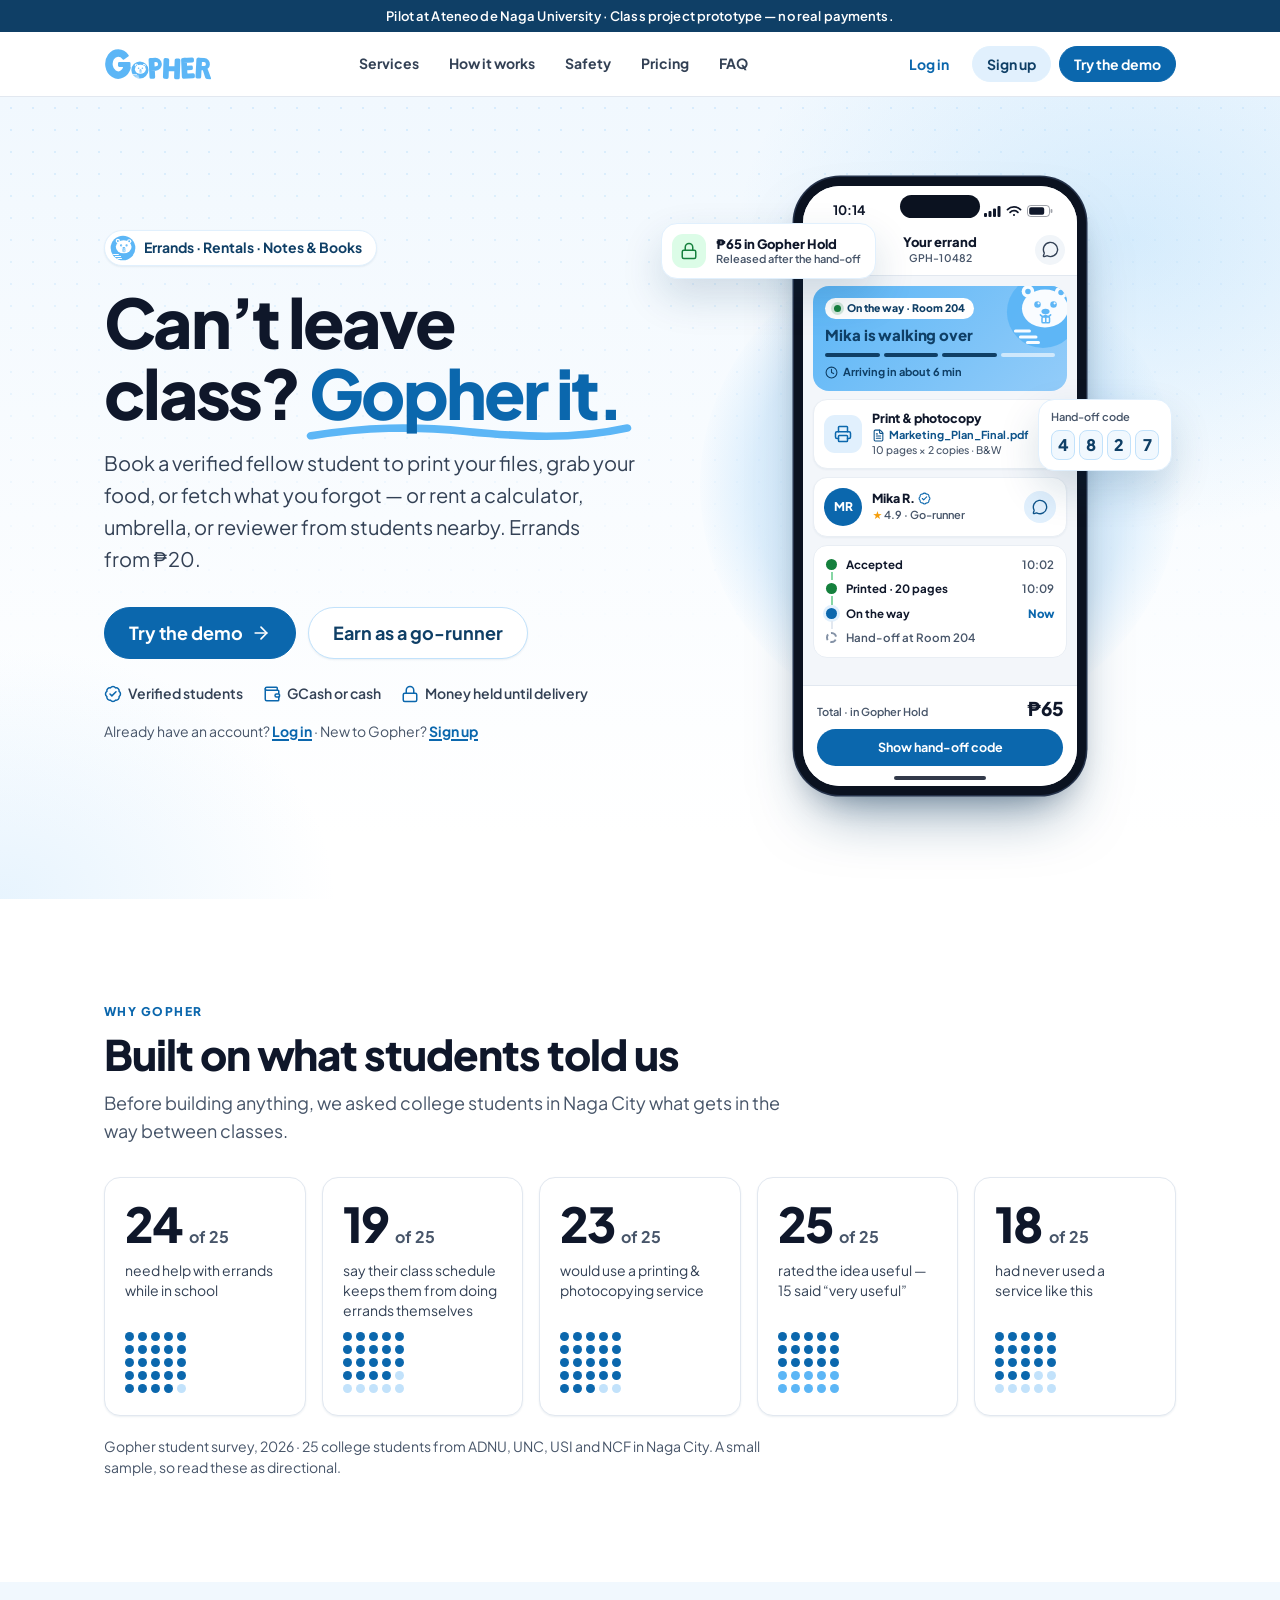
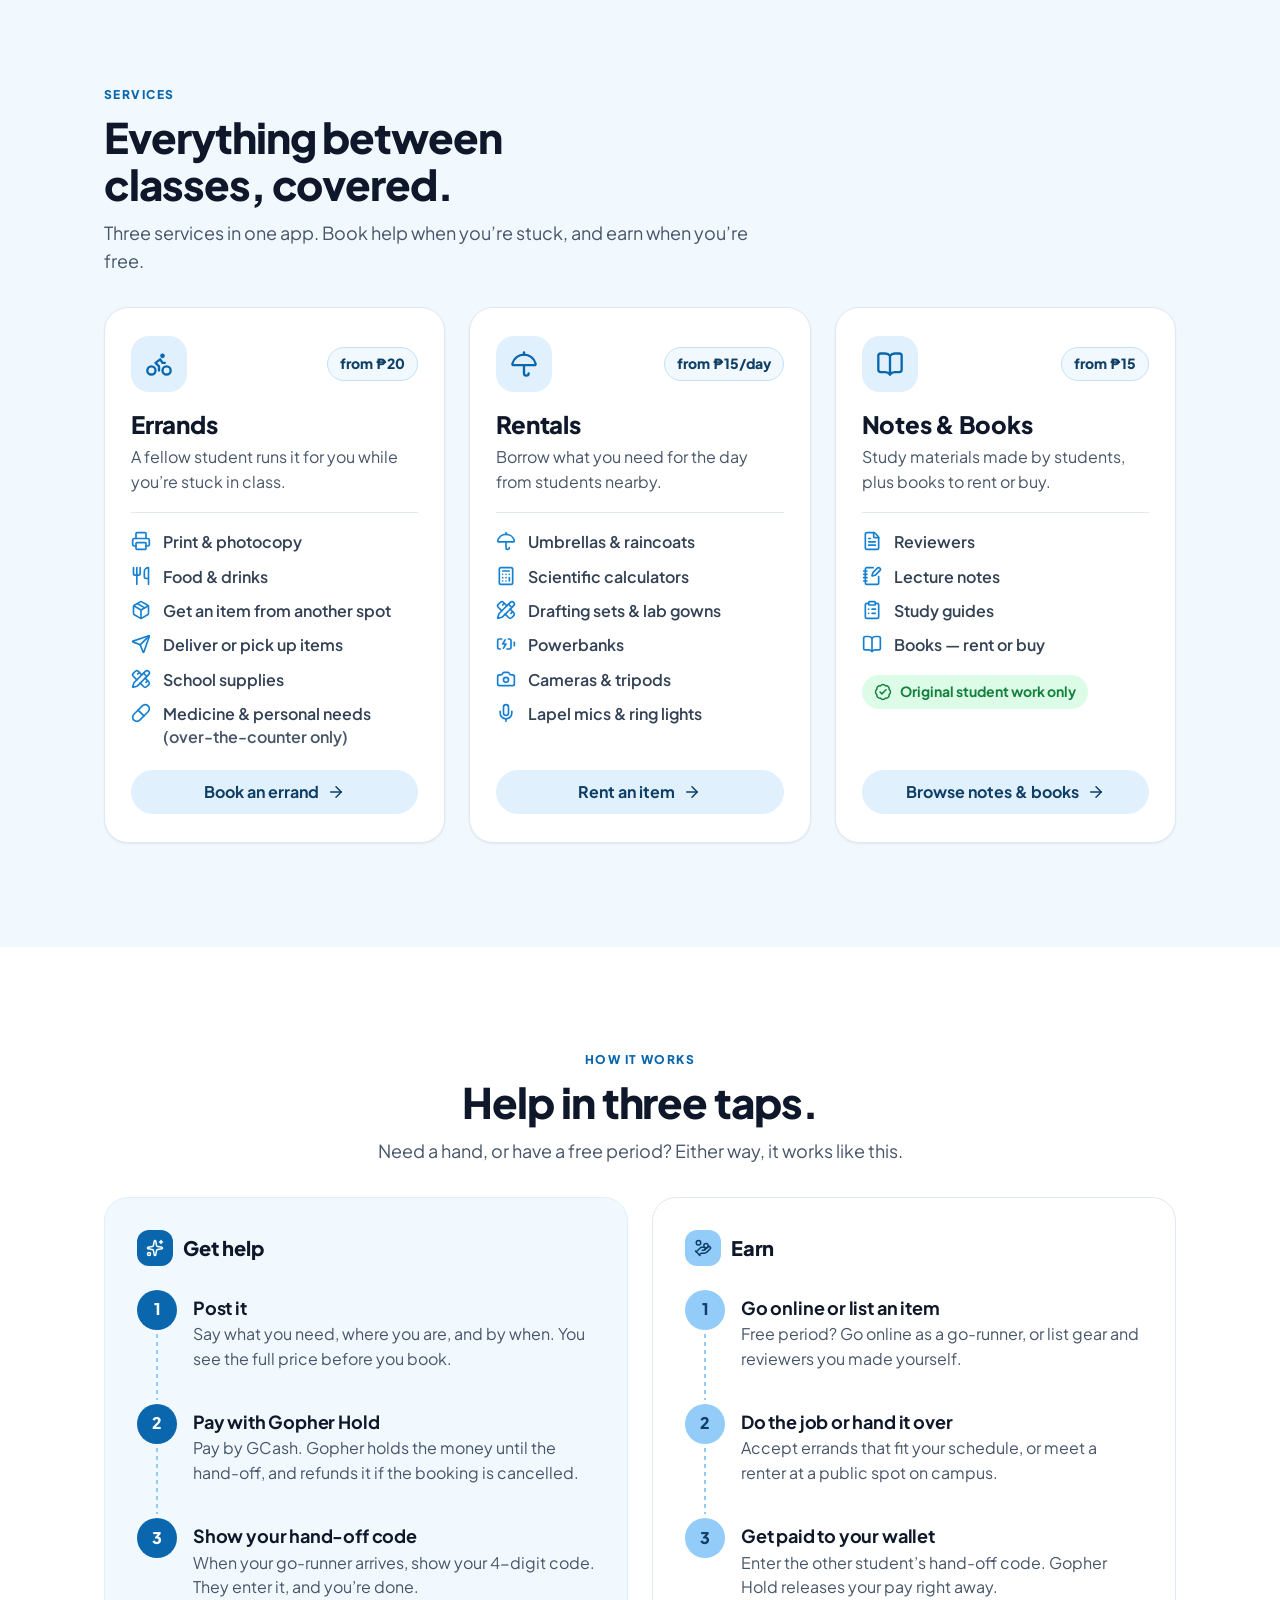
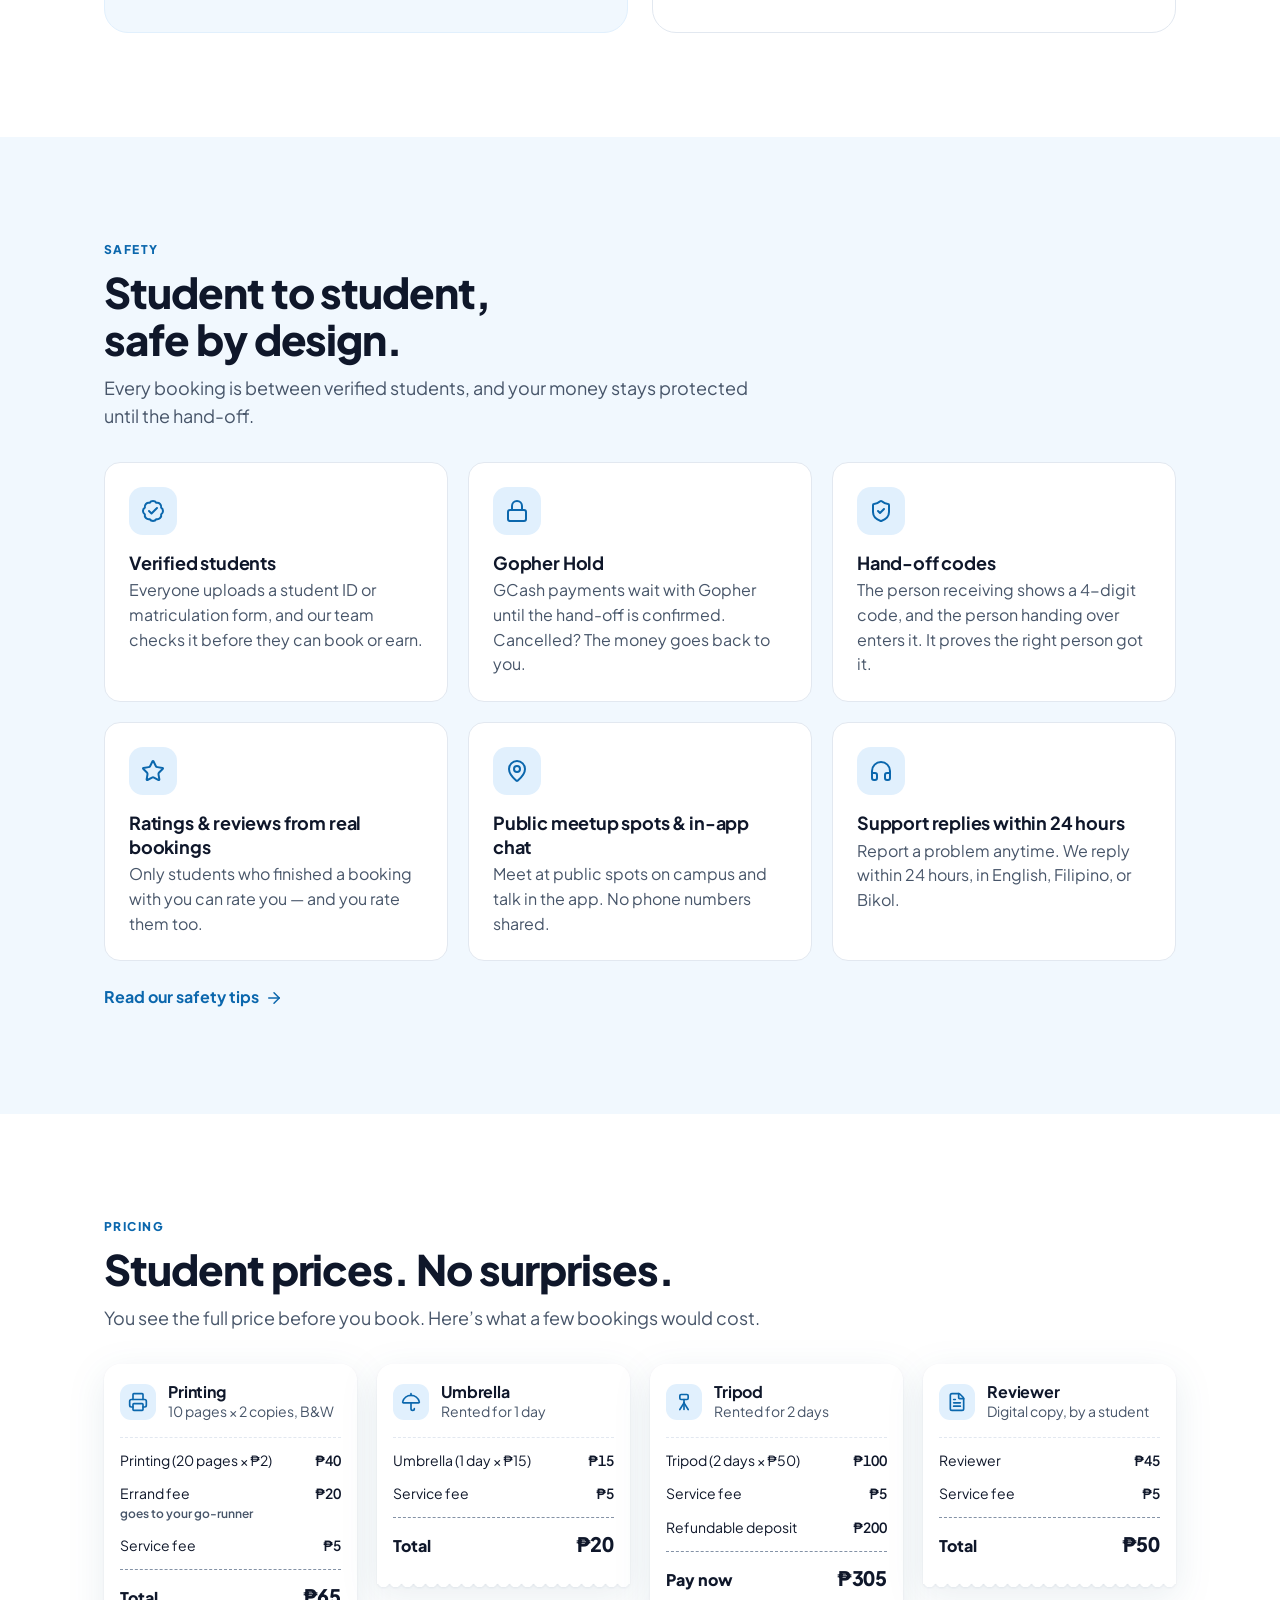
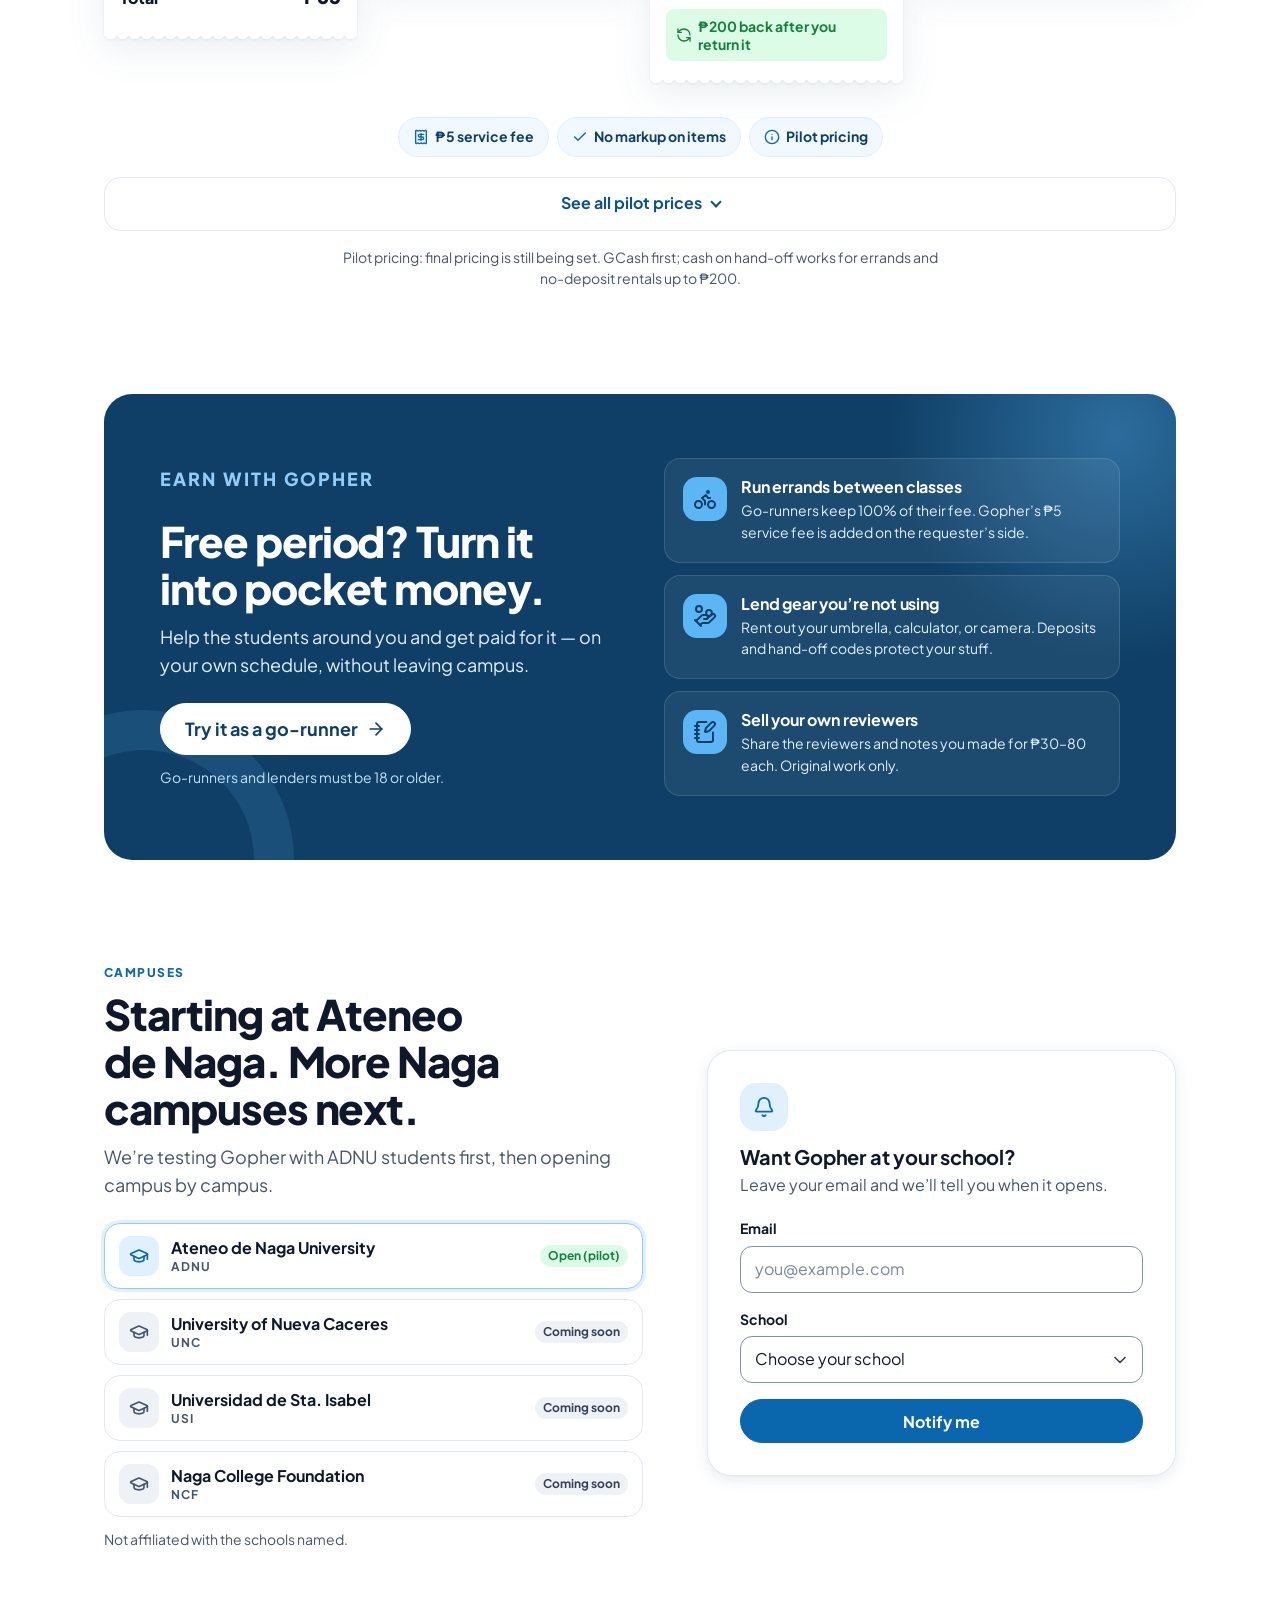
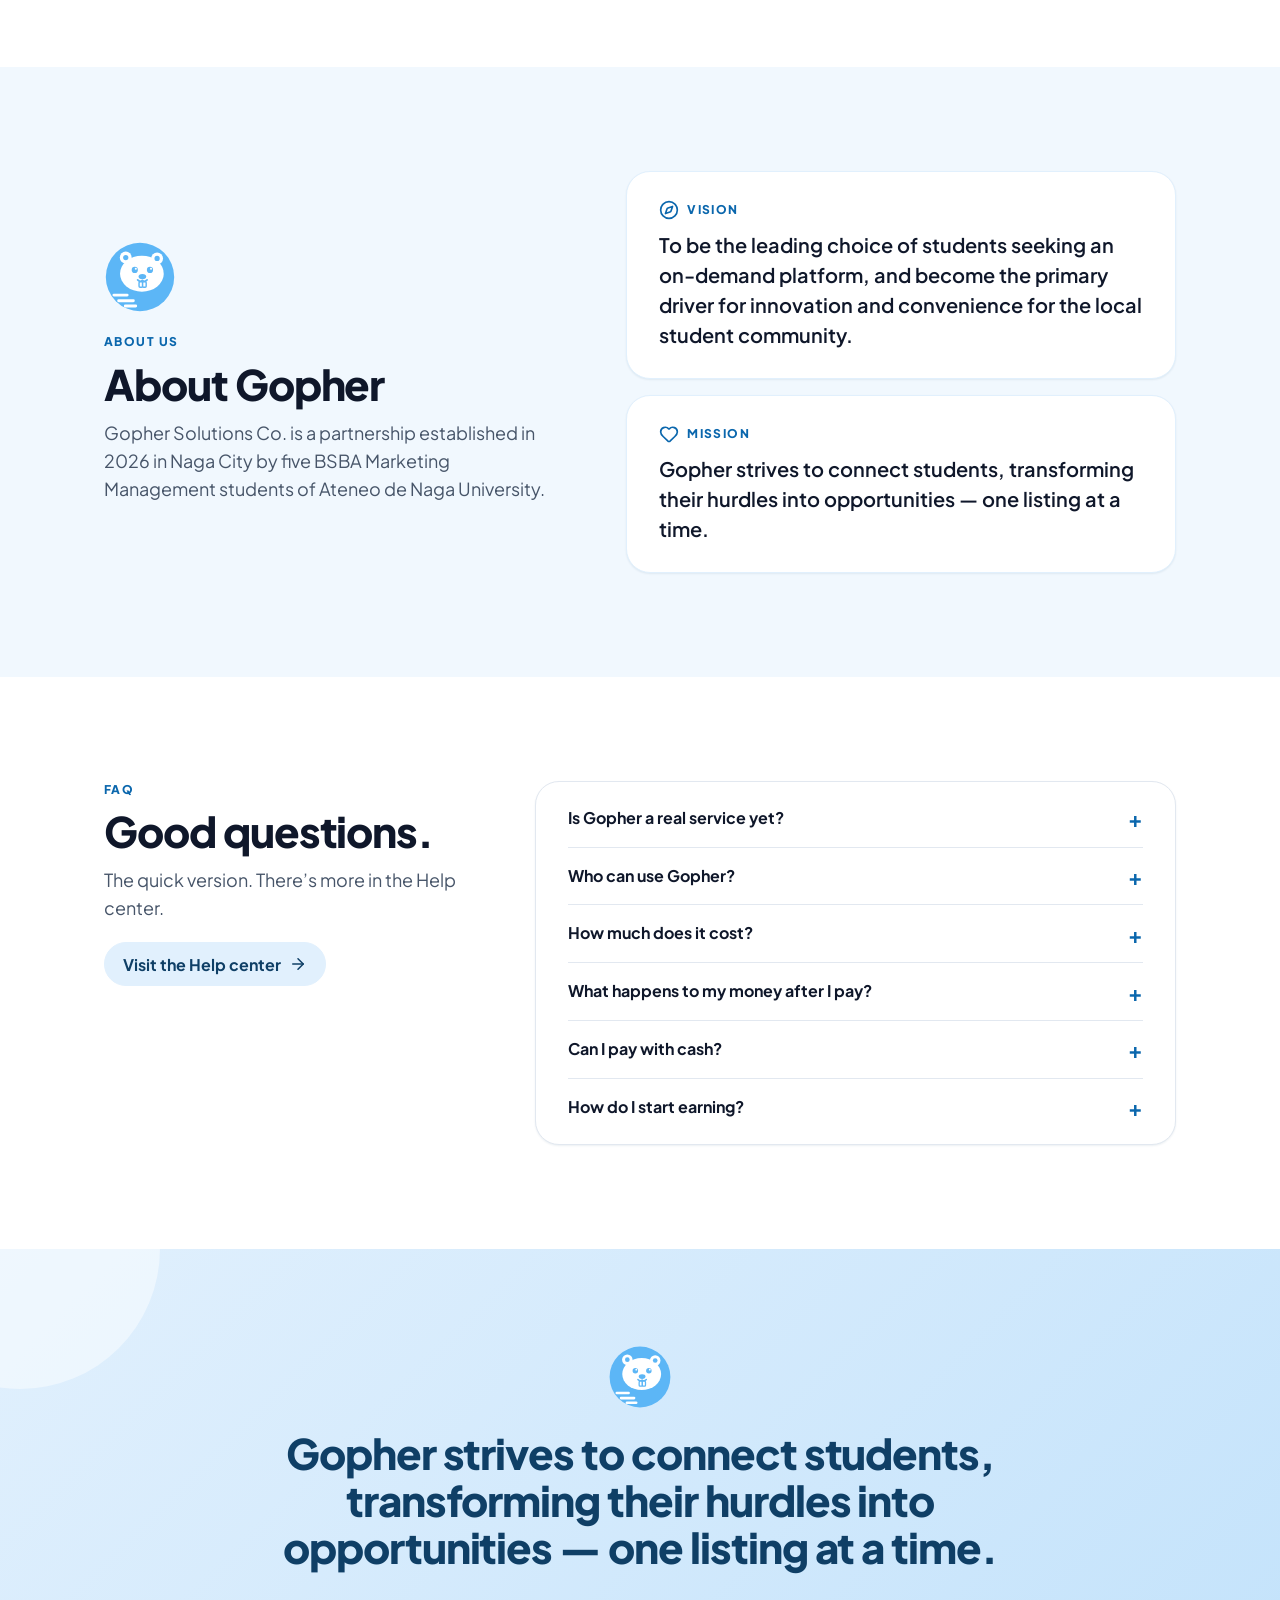
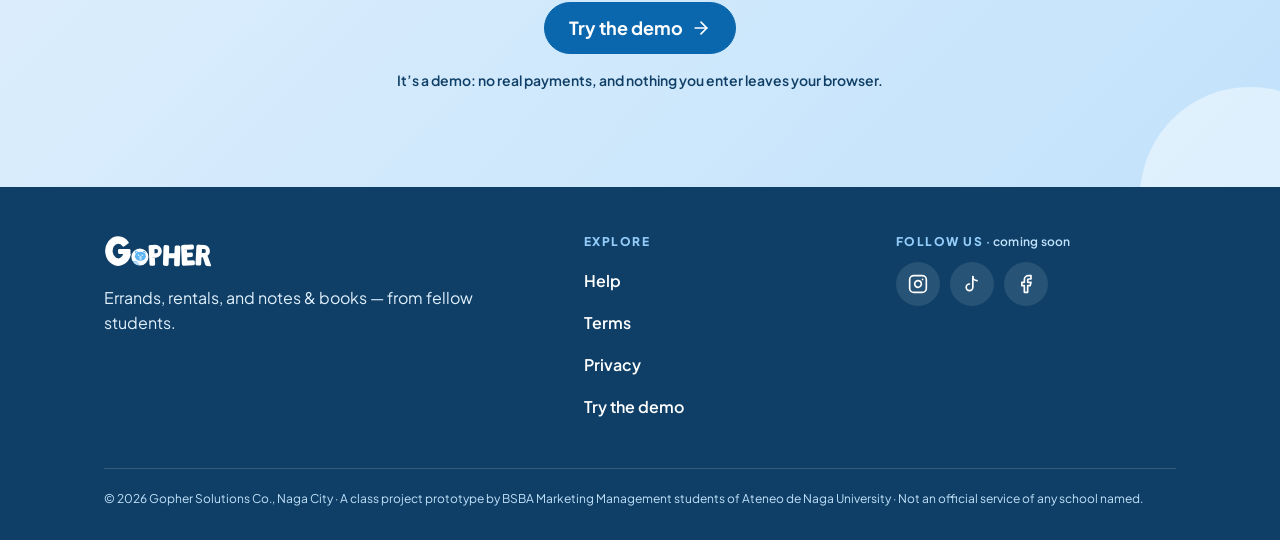
<file: index.html>
<!doctype html>
<html lang="en">
<head>
  <meta charset="utf-8">
  <meta name="viewport" content="width=device-width, initial-scale=1, viewport-fit=cover">
  <title>Gopher — errands, rentals &amp; reviewers from fellow students</title>
  <meta name="description" content="Can’t leave class? Book a verified fellow student to print your files, grab your food, or fetch what you forgot — or rent a calculator, umbrella, or reviewer from students nearby. Errands from ₱20. A class project prototype from Naga City.">
  <meta name="theme-color" content="#5CB6F6">
  <meta property="og:type" content="website">
  <meta property="og:site_name" content="Gopher">
  <meta property="og:title" content="Gopher — errands, rentals &amp; reviewers from fellow students">
  <meta property="og:description" content="Book a verified fellow student to print, grab food, or fetch what you forgot — or rent gear and reviewers from students nearby. Errands from ₱20.">
  <meta property="og:image" content="assets/brand/gopher-logo.png">
  <meta property="og:image:alt" content="Gopher logo">
  <link rel="icon" href="assets/favicon.svg" type="image/svg+xml">
  <link rel="alternate icon" href="assets/favicon-32.png" type="image/png">
  <link rel="apple-touch-icon" href="assets/apple-touch-icon.png">
  <script src="js/diag.js"></script>
  <link rel="stylesheet" href="css/tokens.css">
  <link rel="stylesheet" href="css/base.css">
  <link rel="stylesheet" href="css/components.css">
  <link rel="stylesheet" href="css/site.css">
  <noscript><style>.nav-toggle { display: none; } .site-nav { display: block; }</style></noscript>
  <script src="js/site.js" defer></script>
</head>
<body>
  <a class="skip-link" href="#main">Skip to content</a>

  <aside class="topbar" aria-label="Prototype notice">
    <div class="container">
      <p>Pilot at Ateneo de Naga University · Class project prototype — no real payments.</p>
    </div>
  </aside>

  <header class="site-header">
    <div class="container header-inner">
      <a class="brand" href="index.html"><img src="assets/brand/logo.svg" alt="Gopher" width="109" height="32"></a>
      <button class="btn nav-toggle" type="button" aria-expanded="false" aria-controls="site-nav"><svg class="icon" width="22" height="22" viewBox="0 0 24 24" fill="none" stroke="currentColor" stroke-width="2" stroke-linecap="round" stroke-linejoin="round" aria-hidden="true" focusable="false"><path d="M4 5h16"/><path d="M4 12h16"/><path d="M4 19h16"/></svg><span class="sr-only">Menu</span></button>
      <nav class="site-nav" id="site-nav" aria-label="Main">
        <ul>
          <li><a href="#services">Services</a></li>
          <li><a href="#how-it-works">How it works</a></li>
          <li><a href="#safety">Safety</a></li>
          <li><a href="#pricing">Pricing</a></li>
          <li><a href="#faq">FAQ</a></li>
          <li class="nav-demo"><a href="app.html">Try the demo</a></li>
        </ul>
      </nav>
      <div class="header-actions">
        <a class="btn btn-ghost btn-sm header-login" href="app.html#/login">Log in</a>
        <a class="btn btn-soft btn-sm header-signup" href="app.html#/signup">Sign up</a>
        <a class="btn btn-primary btn-sm header-cta" href="app.html">Try the demo</a>
      </div>
    </div>
  </header>

  <main id="main">

    <!-- 1. Hero -->
    <section class="hero" aria-labelledby="hero-title">
      <div class="container hero-grid">
        <div class="hero-copy">
          <p class="hero-kicker"><img src="assets/brand/logo-mark.svg" alt="" width="24" height="24"> Errands · Rentals · Notes &amp; Books</p>
          <h1 id="hero-title">Can’t leave class? <span class="hl">Gopher&nbsp;it.</span></h1>
          <p class="hero-sub">Book a verified fellow student to print your files, grab your food, or fetch what you forgot — or rent a calculator, umbrella, or reviewer from students nearby. Errands from&nbsp;₱20.</p>
          <div class="hero-ctas">
            <a class="btn btn-primary btn-lg" href="app.html">Try the demo <svg class="icon" width="20" height="20" viewBox="0 0 24 24" fill="none" stroke="currentColor" stroke-width="2" stroke-linecap="round" stroke-linejoin="round" aria-hidden="true" focusable="false"><path d="M5 12h14"/><path d="m12 5 7 7-7 7"/></svg></a>
            <a class="btn btn-white btn-lg" href="app.html?as=migs">Earn as a go-runner</a>
          </div>
          <ul class="hero-trust">
            <li><svg class="icon" width="18" height="18" viewBox="0 0 24 24" fill="none" stroke="currentColor" stroke-width="2" stroke-linecap="round" stroke-linejoin="round" aria-hidden="true" focusable="false"><path d="M3.85 8.62a4 4 0 0 1 4.78-4.77 4 4 0 0 1 6.74 0 4 4 0 0 1 4.78 4.78 4 4 0 0 1 0 6.74 4 4 0 0 1-4.77 4.78 4 4 0 0 1-6.75 0 4 4 0 0 1-4.78-4.77 4 4 0 0 1 0-6.76Z"/><path d="m16 9-5.5 5.5L8 12"/></svg> Verified students</li>
            <li><svg class="icon" width="18" height="18" viewBox="0 0 24 24" fill="none" stroke="currentColor" stroke-width="2" stroke-linecap="round" stroke-linejoin="round" aria-hidden="true" focusable="false"><path d="M19 7V4a1 1 0 0 0-1-1H5a2 2 0 0 0 0 4h15a1 1 0 0 1 1 1v4h-3a2 2 0 0 0 0 4h3a1 1 0 0 0 1-1v-2a1 1 0 0 0-1-1"/><path d="M3 5v14a2 2 0 0 0 2 2h15a1 1 0 0 0 1-1v-4"/></svg> GCash or cash</li>
            <li><svg class="icon" width="18" height="18" viewBox="0 0 24 24" fill="none" stroke="currentColor" stroke-width="2" stroke-linecap="round" stroke-linejoin="round" aria-hidden="true" focusable="false"><rect width="18" height="11" x="3" y="11" rx="2" ry="2"/><path d="M7 11V7a5 5 0 0 1 10 0v4"/></svg> Money held until delivery</li>
          </ul>
          <p class="hero-auth">Already have an account? <a href="app.html#/login">Log in</a> <span aria-hidden="true">·</span> New to Gopher? <a href="app.html#/signup">Sign up</a></p>
        </div>

        <div class="hero-visual" aria-hidden="true">
          <div class="phone">
            <div class="phone-screen">
              <div class="ph-statusbar">
                <span>10:14</span>
                <span class="ph-sys">
                  <svg width="17" height="11" viewBox="0 0 17 11" fill="currentColor"><rect x="0" y="7" width="3" height="4" rx="1"/><rect x="4.5" y="5" width="3" height="6" rx="1"/><rect x="9" y="2.5" width="3" height="8.5" rx="1"/><rect x="13.5" y="0" width="3" height="11" rx="1"/></svg>
                  <svg width="16" height="12" viewBox="0 0 16 12" fill="none" stroke="currentColor" stroke-width="1.8" stroke-linecap="round"><path d="M1.5 4.6a9.2 9.2 0 0 1 13 0"/><path d="M4.1 7.3a5.4 5.4 0 0 1 7.8 0"/><circle cx="8" cy="10" r="1.1" fill="currentColor" stroke="none"/></svg>
                  <svg width="26" height="12" viewBox="0 0 26 12"><rect x="0.5" y="0.5" width="22" height="11" rx="3.2" fill="none" stroke="currentColor" opacity=".4"/><rect x="2.2" y="2.2" width="15" height="7.6" rx="1.8" fill="currentColor"/><rect x="23.6" y="4" width="1.8" height="4" rx=".9" fill="currentColor" opacity=".4"/></svg>
                </span>
              </div>

              <div class="ph-appbar">
                <span class="ph-iconbtn"><svg class="icon" width="18" height="18" viewBox="0 0 24 24" fill="none" stroke="currentColor" stroke-width="2" stroke-linecap="round" stroke-linejoin="round" aria-hidden="true" focusable="false"><path d="m15 18-6-6 6-6"/></svg></span>
                <div class="ph-appbar-title">
                  <strong>Your errand</strong>
                  <span>GPH-10482</span>
                </div>
                <span class="ph-iconbtn"><svg class="icon" width="17" height="17" viewBox="0 0 24 24" fill="none" stroke="currentColor" stroke-width="2" stroke-linecap="round" stroke-linejoin="round" aria-hidden="true" focusable="false"><path d="M2.992 16.342a2 2 0 0 1 .094 1.167l-1.065 3.29a1 1 0 0 0 1.236 1.168l3.413-.998a2 2 0 0 1 1.099.092 10 10 0 1 0-4.777-4.719"/></svg></span>
              </div>

              <div class="ph-body">
                <div class="ph-hero-card">
                  <span class="ph-live"><i></i>On the way · Room 204</span>
                  <strong class="ph-hero-title">Mika is walking over</strong>
                  <span class="ph-steps"><i class="on"></i><i class="on"></i><i class="on"></i><i></i></span>
                  <span class="ph-eta"><svg class="icon" width="13" height="13" viewBox="0 0 24 24" fill="none" stroke="currentColor" stroke-width="2" stroke-linecap="round" stroke-linejoin="round" aria-hidden="true" focusable="false"><circle cx="12" cy="12" r="10"/><path d="M12 6v6l4 2"/></svg> Arriving in about 6 min</span>
                </div>

                <div class="ph-card ph-order">
                  <span class="ph-tile"><svg class="icon" width="18" height="18" viewBox="0 0 24 24" fill="none" stroke="currentColor" stroke-width="2" stroke-linecap="round" stroke-linejoin="round" aria-hidden="true" focusable="false"><path d="M6 18H4a2 2 0 0 1-2-2v-5a2 2 0 0 1 2-2h16a2 2 0 0 1 2 2v5a2 2 0 0 1-2 2h-2"/><path d="M6 9V3a1 1 0 0 1 1-1h10a1 1 0 0 1 1 1v6"/><rect x="6" y="14" width="12" height="8" rx="1"/></svg></span>
                  <div class="ph-order-text">
                    <strong>Print &amp; photocopy</strong>
                    <span class="ph-file"><svg class="icon" width="13" height="13" viewBox="0 0 24 24" fill="none" stroke="currentColor" stroke-width="2" stroke-linecap="round" stroke-linejoin="round" aria-hidden="true" focusable="false"><path d="M6 22a2 2 0 0 1-2-2V4a2 2 0 0 1 2-2h8a2.4 2.4 0 0 1 1.704.706l3.588 3.588A2.4 2.4 0 0 1 20 8v12a2 2 0 0 1-2 2z"/><path d="M14 2v5a1 1 0 0 0 1 1h5"/><path d="M10 9H8"/><path d="M16 13H8"/><path d="M16 17H8"/></svg> Marketing_Plan_Final.pdf</span>
                    <span class="ph-meta">10 pages × 2 copies · B&amp;W</span>
                  </div>
                </div>

                <div class="ph-card ph-runner">
                  <span class="ph-avatar">MR</span>
                  <div class="ph-runner-text">
                    <strong>Mika R. <span class="ph-verified"><svg class="icon" width="13" height="13" viewBox="0 0 24 24" fill="none" stroke="currentColor" stroke-width="2" stroke-linecap="round" stroke-linejoin="round" aria-hidden="true" focusable="false"><path d="M3.85 8.62a4 4 0 0 1 4.78-4.77 4 4 0 0 1 6.74 0 4 4 0 0 1 4.78 4.78 4 4 0 0 1 0 6.74 4 4 0 0 1-4.77 4.78 4 4 0 0 1-6.75 0 4 4 0 0 1-4.78-4.77 4 4 0 0 1 0-6.76Z"/><path d="m16 9-5.5 5.5L8 12"/></svg></span></strong>
                    <span><span class="ph-star">★</span> 4.9 · Go-runner</span>
                  </div>
                  <span class="ph-chat"><svg class="icon" width="16" height="16" viewBox="0 0 24 24" fill="none" stroke="currentColor" stroke-width="2" stroke-linecap="round" stroke-linejoin="round" aria-hidden="true" focusable="false"><path d="M2.992 16.342a2 2 0 0 1 .094 1.167l-1.065 3.29a1 1 0 0 0 1.236 1.168l3.413-.998a2 2 0 0 1 1.099.092 10 10 0 1 0-4.777-4.719"/></svg></span>
                </div>

                <ol class="ph-timeline">
                  <li class="done"><span>Accepted</span><time>10:02</time></li>
                  <li class="done"><span>Printed · 20 pages</span><time>10:09</time></li>
                  <li class="now"><span>On the way</span><time>Now</time></li>
                  <li class="next"><span>Hand-off at Room 204</span></li>
                </ol>
              </div>

              <div class="ph-footer">
                <div class="ph-total">
                  <span>Total · in Gopher Hold</span>
                  <strong>₱65</strong>
                </div>
                <span class="ph-button">Show hand-off code</span>
              </div>
            </div>
          </div>

          <div class="float-card float-hold">
            <span class="float-icon"><svg class="icon" width="18" height="18" viewBox="0 0 24 24" fill="none" stroke="currentColor" stroke-width="2" stroke-linecap="round" stroke-linejoin="round" aria-hidden="true" focusable="false"><rect width="18" height="11" x="3" y="11" rx="2" ry="2"/><path d="M7 11V7a5 5 0 0 1 10 0v4"/></svg></span>
            <span><strong>₱65 in Gopher Hold</strong><small>Released after the hand-off</small></span>
          </div>
          <div class="float-card float-code">
            <small>Hand-off code</small>
            <span class="code-digits"><b>4</b><b>8</b><b>2</b><b>7</b></span>
          </div>
        </div>
      </div>
    </section>

    <!-- 2. Survey -->
    <section class="section" id="survey" aria-labelledby="survey-title">
      <div class="container">
        <div class="section-head">
          <p class="eyebrow">Why Gopher</p>
          <h2 id="survey-title">Built on what students told us</h2>
          <p class="lead">Before building anything, we asked college students in Naga City what gets in the way between classes.</p>
        </div>
        <ul class="stats">
          <li class="stat">
            <p class="stat-num">24 <span>of 25</span></p>
            <p class="stat-label">need help with errands while in school</p>
            <span class="dots" aria-hidden="true"><i class="on"></i><i class="on"></i><i class="on"></i><i class="on"></i><i class="on"></i><i class="on"></i><i class="on"></i><i class="on"></i><i class="on"></i><i class="on"></i><i class="on"></i><i class="on"></i><i class="on"></i><i class="on"></i><i class="on"></i><i class="on"></i><i class="on"></i><i class="on"></i><i class="on"></i><i class="on"></i><i class="on"></i><i class="on"></i><i class="on"></i><i class="on"></i><i></i></span>
          </li>
          <li class="stat">
            <p class="stat-num">19 <span>of 25</span></p>
            <p class="stat-label">say their class schedule keeps them from doing errands themselves</p>
            <span class="dots" aria-hidden="true"><i class="on"></i><i class="on"></i><i class="on"></i><i class="on"></i><i class="on"></i><i class="on"></i><i class="on"></i><i class="on"></i><i class="on"></i><i class="on"></i><i class="on"></i><i class="on"></i><i class="on"></i><i class="on"></i><i class="on"></i><i class="on"></i><i class="on"></i><i class="on"></i><i class="on"></i><i></i><i></i><i></i><i></i><i></i><i></i></span>
          </li>
          <li class="stat">
            <p class="stat-num">23 <span>of 25</span></p>
            <p class="stat-label">would use a printing &amp; photocopying service</p>
            <span class="dots" aria-hidden="true"><i class="on"></i><i class="on"></i><i class="on"></i><i class="on"></i><i class="on"></i><i class="on"></i><i class="on"></i><i class="on"></i><i class="on"></i><i class="on"></i><i class="on"></i><i class="on"></i><i class="on"></i><i class="on"></i><i class="on"></i><i class="on"></i><i class="on"></i><i class="on"></i><i class="on"></i><i class="on"></i><i class="on"></i><i class="on"></i><i class="on"></i><i></i><i></i></span>
          </li>
          <li class="stat">
            <p class="stat-num">25 <span>of 25</span></p>
            <p class="stat-label">rated the idea useful — 15 said “very useful”</p>
            <span class="dots" aria-hidden="true"><i class="on"></i><i class="on"></i><i class="on"></i><i class="on"></i><i class="on"></i><i class="on"></i><i class="on"></i><i class="on"></i><i class="on"></i><i class="on"></i><i class="on"></i><i class="on"></i><i class="on"></i><i class="on"></i><i class="on"></i><i class="on2"></i><i class="on2"></i><i class="on2"></i><i class="on2"></i><i class="on2"></i><i class="on2"></i><i class="on2"></i><i class="on2"></i><i class="on2"></i><i class="on2"></i></span>
          </li>
          <li class="stat">
            <p class="stat-num">18 <span>of 25</span></p>
            <p class="stat-label">had never used a service like this</p>
            <span class="dots" aria-hidden="true"><i class="on"></i><i class="on"></i><i class="on"></i><i class="on"></i><i class="on"></i><i class="on"></i><i class="on"></i><i class="on"></i><i class="on"></i><i class="on"></i><i class="on"></i><i class="on"></i><i class="on"></i><i class="on"></i><i class="on"></i><i class="on"></i><i class="on"></i><i class="on"></i><i></i><i></i><i></i><i></i><i></i><i></i><i></i></span>
          </li>
        </ul>
        <p class="footnote">Gopher student survey, 2026 · 25 college students from ADNU, UNC, USI and NCF in Naga City. A small sample, so read these as directional.</p>
      </div>
    </section>

    <!-- 3. Services -->
    <section class="section section-tint" id="services" aria-labelledby="services-title">
      <div class="container">
        <div class="section-head">
          <p class="eyebrow">Services</p>
          <h2 id="services-title">Everything between classes, covered.</h2>
          <p class="lead">Three services in one app. Book help when you’re stuck, and earn when you’re free.</p>
        </div>
        <div class="services">
          <article class="service">
            <div class="service-top">
              <span class="service-icon"><svg class="icon" width="28" height="28" viewBox="0 0 24 24" fill="none" stroke="currentColor" stroke-width="2" stroke-linecap="round" stroke-linejoin="round" aria-hidden="true" focusable="false"><circle cx="18.5" cy="17.5" r="3.5"/><circle cx="5.5" cy="17.5" r="3.5"/><circle cx="15" cy="5" r="1"/><path d="M12 17.5V14l-3-3 4-3 2 3h2"/></svg></span>
              <span class="price-tag">from ₱20</span>
            </div>
            <h3>Errands</h3>
            <p class="service-desc">A fellow student runs it for you while you’re stuck in class.</p>
            <ul class="service-list">
              <li><svg class="icon" width="20" height="20" viewBox="0 0 24 24" fill="none" stroke="currentColor" stroke-width="2" stroke-linecap="round" stroke-linejoin="round" aria-hidden="true" focusable="false"><path d="M6 18H4a2 2 0 0 1-2-2v-5a2 2 0 0 1 2-2h16a2 2 0 0 1 2 2v5a2 2 0 0 1-2 2h-2"/><path d="M6 9V3a1 1 0 0 1 1-1h10a1 1 0 0 1 1 1v6"/><rect x="6" y="14" width="12" height="8" rx="1"/></svg> Print &amp; photocopy</li>
              <li><svg class="icon" width="20" height="20" viewBox="0 0 24 24" fill="none" stroke="currentColor" stroke-width="2" stroke-linecap="round" stroke-linejoin="round" aria-hidden="true" focusable="false"><path d="M3 2v7c0 1.1.9 2 2 2h4a2 2 0 0 0 2-2V2"/><path d="M7 2v20"/><path d="M21 15V2a5 5 0 0 0-5 5v6c0 1.1.9 2 2 2h3Zm0 0v7"/></svg> Food &amp; drinks</li>
              <li><svg class="icon" width="20" height="20" viewBox="0 0 24 24" fill="none" stroke="currentColor" stroke-width="2" stroke-linecap="round" stroke-linejoin="round" aria-hidden="true" focusable="false"><path d="M11 21.73a2 2 0 0 0 2 0l7-4A2 2 0 0 0 21 16V8a2 2 0 0 0-1-1.73l-7-4a2 2 0 0 0-2 0l-7 4A2 2 0 0 0 3 8v8a2 2 0 0 0 1 1.73z"/><path d="M12 22V12"/><polyline points="3.29 7 12 12 20.71 7"/><path d="m7.5 4.27 9 5.15"/></svg> Get an item from another spot</li>
              <li><svg class="icon" width="20" height="20" viewBox="0 0 24 24" fill="none" stroke="currentColor" stroke-width="2" stroke-linecap="round" stroke-linejoin="round" aria-hidden="true" focusable="false"><path d="M14.536 21.686a.5.5 0 0 0 .937-.024l6.5-19a.496.496 0 0 0-.635-.635l-19 6.5a.5.5 0 0 0-.024.937l7.93 3.18a2 2 0 0 1 1.112 1.11z"/><path d="m21.854 2.147-10.94 10.939"/></svg> Deliver or pick up items</li>
              <li><svg class="icon" width="20" height="20" viewBox="0 0 24 24" fill="none" stroke="currentColor" stroke-width="2" stroke-linecap="round" stroke-linejoin="round" aria-hidden="true" focusable="false"><path d="M13 7 8.7 2.7a2.41 2.41 0 0 0-3.4 0L2.7 5.3a2.41 2.41 0 0 0 0 3.4L7 13"/><path d="m8 6 2-2"/><path d="m18 16 2-2"/><path d="m17 11 4.3 4.3c.94.94.94 2.46 0 3.4l-2.6 2.6c-.94.94-2.46.94-3.4 0L11 17"/><path d="M21.174 6.812a1 1 0 0 0-3.986-3.987L3.842 16.174a2 2 0 0 0-.5.83l-1.321 4.352a.5.5 0 0 0 .623.622l4.353-1.32a2 2 0 0 0 .83-.497z"/><path d="m15 5 4 4"/></svg> School supplies</li>
              <li><svg class="icon" width="20" height="20" viewBox="0 0 24 24" fill="none" stroke="currentColor" stroke-width="2" stroke-linecap="round" stroke-linejoin="round" aria-hidden="true" focusable="false"><path d="m10.5 20.5 10-10a4.95 4.95 0 1 0-7-7l-10 10a4.95 4.95 0 1 0 7 7Z"/><path d="m8.5 8.5 7 7"/></svg> <span>Medicine &amp; personal needs <span class="muted nowrap">(over-the-counter only)</span></span></li>
            </ul>
            <a class="btn btn-soft btn-block" href="app.html#/errand/new">Book an errand <svg class="icon" width="18" height="18" viewBox="0 0 24 24" fill="none" stroke="currentColor" stroke-width="2" stroke-linecap="round" stroke-linejoin="round" aria-hidden="true" focusable="false"><path d="M5 12h14"/><path d="m12 5 7 7-7 7"/></svg></a>
          </article>

          <article class="service">
            <div class="service-top">
              <span class="service-icon"><svg class="icon" width="28" height="28" viewBox="0 0 24 24" fill="none" stroke="currentColor" stroke-width="2" stroke-linecap="round" stroke-linejoin="round" aria-hidden="true" focusable="false"><path d="M12 13v7a2 2 0 0 0 4 0"/><path d="M12 2v2"/><path d="M20.992 13a1 1 0 0 0 .97-1.274 10.284 10.284 0 0 0-19.923 0A1 1 0 0 0 3 13z"/></svg></span>
              <span class="price-tag">from ₱15/day</span>
            </div>
            <h3>Rentals</h3>
            <p class="service-desc">Borrow what you need for the day from students nearby.</p>
            <ul class="service-list">
              <li><svg class="icon" width="20" height="20" viewBox="0 0 24 24" fill="none" stroke="currentColor" stroke-width="2" stroke-linecap="round" stroke-linejoin="round" aria-hidden="true" focusable="false"><path d="M12 13v7a2 2 0 0 0 4 0"/><path d="M12 2v2"/><path d="M20.992 13a1 1 0 0 0 .97-1.274 10.284 10.284 0 0 0-19.923 0A1 1 0 0 0 3 13z"/></svg> Umbrellas &amp; raincoats</li>
              <li><svg class="icon" width="20" height="20" viewBox="0 0 24 24" fill="none" stroke="currentColor" stroke-width="2" stroke-linecap="round" stroke-linejoin="round" aria-hidden="true" focusable="false"><rect width="16" height="20" x="4" y="2" rx="2"/><line x1="8" x2="16" y1="6" y2="6"/><line x1="16" x2="16" y1="14" y2="18"/><path d="M16 10h.01"/><path d="M12 10h.01"/><path d="M8 10h.01"/><path d="M12 14h.01"/><path d="M8 14h.01"/><path d="M12 18h.01"/><path d="M8 18h.01"/></svg> Scientific calculators</li>
              <li><svg class="icon" width="20" height="20" viewBox="0 0 24 24" fill="none" stroke="currentColor" stroke-width="2" stroke-linecap="round" stroke-linejoin="round" aria-hidden="true" focusable="false"><path d="M13 7 8.7 2.7a2.41 2.41 0 0 0-3.4 0L2.7 5.3a2.41 2.41 0 0 0 0 3.4L7 13"/><path d="m8 6 2-2"/><path d="m18 16 2-2"/><path d="m17 11 4.3 4.3c.94.94.94 2.46 0 3.4l-2.6 2.6c-.94.94-2.46.94-3.4 0L11 17"/><path d="M21.174 6.812a1 1 0 0 0-3.986-3.987L3.842 16.174a2 2 0 0 0-.5.83l-1.321 4.352a.5.5 0 0 0 .623.622l4.353-1.32a2 2 0 0 0 .83-.497z"/><path d="m15 5 4 4"/></svg> Drafting sets &amp; lab gowns</li>
              <li><svg class="icon" width="20" height="20" viewBox="0 0 24 24" fill="none" stroke="currentColor" stroke-width="2" stroke-linecap="round" stroke-linejoin="round" aria-hidden="true" focusable="false"><path d="m11 7-3 5h4l-3 5"/><path d="M14.856 6H16a2 2 0 0 1 2 2v8a2 2 0 0 1-2 2h-2.935"/><path d="M22 14v-4"/><path d="M5.14 18H4a2 2 0 0 1-2-2V8a2 2 0 0 1 2-2h2.936"/></svg> Powerbanks</li>
              <li><svg class="icon" width="20" height="20" viewBox="0 0 24 24" fill="none" stroke="currentColor" stroke-width="2" stroke-linecap="round" stroke-linejoin="round" aria-hidden="true" focusable="false"><path d="M13.997 4a2 2 0 0 1 1.76 1.05l.486.9A2 2 0 0 0 18.003 7H20a2 2 0 0 1 2 2v9a2 2 0 0 1-2 2H4a2 2 0 0 1-2-2V9a2 2 0 0 1 2-2h1.997a2 2 0 0 0 1.759-1.048l.489-.904A2 2 0 0 1 10.004 4z"/><circle cx="12" cy="13" r="3"/></svg> Cameras &amp; tripods</li>
              <li><svg class="icon" width="20" height="20" viewBox="0 0 24 24" fill="none" stroke="currentColor" stroke-width="2" stroke-linecap="round" stroke-linejoin="round" aria-hidden="true" focusable="false"><path d="M12 19v3"/><path d="M19 10v2a7 7 0 0 1-14 0v-2"/><rect x="9" y="2" width="6" height="13" rx="3"/></svg> Lapel mics &amp; ring lights</li>
            </ul>
            <a class="btn btn-soft btn-block" href="app.html#/explore?tab=rentals">Rent an item <svg class="icon" width="18" height="18" viewBox="0 0 24 24" fill="none" stroke="currentColor" stroke-width="2" stroke-linecap="round" stroke-linejoin="round" aria-hidden="true" focusable="false"><path d="M5 12h14"/><path d="m12 5 7 7-7 7"/></svg></a>
          </article>

          <article class="service">
            <div class="service-top">
              <span class="service-icon"><svg class="icon" width="28" height="28" viewBox="0 0 24 24" fill="none" stroke="currentColor" stroke-width="2" stroke-linecap="round" stroke-linejoin="round" aria-hidden="true" focusable="false"><path d="M12 5v16"/><path d="M20.001 19A2 2 0 0022 17V5a2 2 0 00-1.999-2L16 3.002A5 5 0 0012 5a5 5 0 00-4-2H4a2 2 0 00-2 2v12a2 2 0 001.999 2H8a5 5 0 014 2 5 5 0 014-2z"/></svg></span>
              <span class="price-tag">from ₱15</span>
            </div>
            <h3>Notes &amp; Books</h3>
            <p class="service-desc">Study materials made by students, plus books to rent or buy.</p>
            <ul class="service-list">
              <li><svg class="icon" width="20" height="20" viewBox="0 0 24 24" fill="none" stroke="currentColor" stroke-width="2" stroke-linecap="round" stroke-linejoin="round" aria-hidden="true" focusable="false"><path d="M6 22a2 2 0 0 1-2-2V4a2 2 0 0 1 2-2h8a2.4 2.4 0 0 1 1.704.706l3.588 3.588A2.4 2.4 0 0 1 20 8v12a2 2 0 0 1-2 2z"/><path d="M14 2v5a1 1 0 0 0 1 1h5"/><path d="M10 9H8"/><path d="M16 13H8"/><path d="M16 17H8"/></svg> Reviewers</li>
              <li><svg class="icon" width="20" height="20" viewBox="0 0 24 24" fill="none" stroke="currentColor" stroke-width="2" stroke-linecap="round" stroke-linejoin="round" aria-hidden="true" focusable="false"><path d="M13.4 2H6a2 2 0 0 0-2 2v16a2 2 0 0 0 2 2h12a2 2 0 0 0 2-2v-7.4"/><path d="M2 6h4"/><path d="M2 10h4"/><path d="M2 14h4"/><path d="M2 18h4"/><path d="M21.378 5.626a1 1 0 1 0-3.004-3.004l-5.01 5.012a2 2 0 0 0-.506.854l-.837 2.87a.5.5 0 0 0 .62.62l2.87-.837a2 2 0 0 0 .854-.506z"/></svg> Lecture notes</li>
              <li><svg class="icon" width="20" height="20" viewBox="0 0 24 24" fill="none" stroke="currentColor" stroke-width="2" stroke-linecap="round" stroke-linejoin="round" aria-hidden="true" focusable="false"><rect width="8" height="4" x="8" y="2" rx="1" ry="1"/><path d="M16 4h2a2 2 0 0 1 2 2v14a2 2 0 0 1-2 2H6a2 2 0 0 1-2-2V6a2 2 0 0 1 2-2h2"/><path d="M12 11h4"/><path d="M12 16h4"/><path d="M8 11h.01"/><path d="M8 16h.01"/></svg> Study guides</li>
              <li><svg class="icon" width="20" height="20" viewBox="0 0 24 24" fill="none" stroke="currentColor" stroke-width="2" stroke-linecap="round" stroke-linejoin="round" aria-hidden="true" focusable="false"><path d="M12 5v16"/><path d="M20.001 19A2 2 0 0022 17V5a2 2 0 00-1.999-2L16 3.002A5 5 0 0012 5a5 5 0 00-4-2H4a2 2 0 00-2 2v12a2 2 0 001.999 2H8a5 5 0 014 2 5 5 0 014-2z"/></svg> Books — rent or buy</li>
            </ul>
            <p class="service-note"><svg class="icon" width="18" height="18" viewBox="0 0 24 24" fill="none" stroke="currentColor" stroke-width="2" stroke-linecap="round" stroke-linejoin="round" aria-hidden="true" focusable="false"><path d="M3.85 8.62a4 4 0 0 1 4.78-4.77 4 4 0 0 1 6.74 0 4 4 0 0 1 4.78 4.78 4 4 0 0 1 0 6.74 4 4 0 0 1-4.77 4.78 4 4 0 0 1-6.75 0 4 4 0 0 1-4.78-4.77 4 4 0 0 1 0-6.76Z"/><path d="m16 9-5.5 5.5L8 12"/></svg> Original student work only</p>
            <a class="btn btn-soft btn-block" href="app.html#/explore?tab=notes">Browse notes &amp; books <svg class="icon" width="18" height="18" viewBox="0 0 24 24" fill="none" stroke="currentColor" stroke-width="2" stroke-linecap="round" stroke-linejoin="round" aria-hidden="true" focusable="false"><path d="M5 12h14"/><path d="m12 5 7 7-7 7"/></svg></a>
          </article>
        </div>
      </div>
    </section>

    <!-- 4. How it works -->
    <section class="section" id="how-it-works" aria-labelledby="how-title">
      <div class="container">
        <div class="section-head section-head-center">
          <p class="eyebrow">How it works</p>
          <h2 id="how-title">Help in three taps.</h2>
          <p class="lead">Need a hand, or have a free period? Either way, it works like this.</p>
        </div>
        <div class="how">
          <div class="how-col how-get">
            <h3 class="how-title"><span class="how-badge"><svg class="icon" width="18" height="18" viewBox="0 0 24 24" fill="none" stroke="currentColor" stroke-width="2" stroke-linecap="round" stroke-linejoin="round" aria-hidden="true" focusable="false"><path d="M11.017 2.814a1 1 0 0 1 1.966 0l1.051 5.558a2 2 0 0 0 1.594 1.594l5.558 1.051a1 1 0 0 1 0 1.966l-5.558 1.051a2 2 0 0 0-1.594 1.594l-1.051 5.558a1 1 0 0 1-1.966 0l-1.051-5.558a2 2 0 0 0-1.594-1.594l-5.558-1.051a1 1 0 0 1 0-1.966l5.558-1.051a2 2 0 0 0 1.594-1.594z"/><path d="M20 2v4"/><path d="M22 4h-4"/><circle cx="4" cy="20" r="2"/></svg></span> Get help</h3>
            <ol class="steps">
              <li>
                <span class="step-num">1</span>
                <div>
                  <h4>Post it</h4>
                  <p>Say what you need, where you are, and by when. You see the full price before you book.</p>
                </div>
              </li>
              <li>
                <span class="step-num">2</span>
                <div>
                  <h4>Pay with Gopher Hold</h4>
                  <p>Pay by GCash. Gopher holds the money until the hand-off, and refunds it if the booking is cancelled.</p>
                </div>
              </li>
              <li>
                <span class="step-num">3</span>
                <div>
                  <h4>Show your hand-off code</h4>
                  <p>When your go-runner arrives, show your 4-digit code. They enter it, and you’re done.</p>
                </div>
              </li>
            </ol>
          </div>
          <div class="how-col how-earn">
            <h3 class="how-title"><span class="how-badge"><svg class="icon" width="18" height="18" viewBox="0 0 24 24" fill="none" stroke="currentColor" stroke-width="2" stroke-linecap="round" stroke-linejoin="round" aria-hidden="true" focusable="false"><path d="M11 15h2a2 2 0 1 0 0-4h-3c-.6 0-1.1.2-1.4.6L3 17"/><path d="m7 21 1.6-1.4c.3-.4.8-.6 1.4-.6h4c1.1 0 2.1-.4 2.8-1.2l4.6-4.4a2 2 0 0 0-2.75-2.91l-4.2 3.9"/><path d="m2 16 6 6"/><circle cx="16" cy="9" r="2.9"/><circle cx="6" cy="5" r="3"/></svg></span> Earn</h3>
            <ol class="steps">
              <li>
                <span class="step-num">1</span>
                <div>
                  <h4>Go online or list an item</h4>
                  <p>Free period? Go online as a go-runner, or list gear and reviewers you made yourself.</p>
                </div>
              </li>
              <li>
                <span class="step-num">2</span>
                <div>
                  <h4>Do the job or hand it over</h4>
                  <p>Accept errands that fit your schedule, or meet a renter at a public spot on campus.</p>
                </div>
              </li>
              <li>
                <span class="step-num">3</span>
                <div>
                  <h4>Get paid to your wallet</h4>
                  <p>Enter the other student’s hand-off code. Gopher Hold releases your pay right away.</p>
                </div>
              </li>
            </ol>
          </div>
        </div>
      </div>
    </section>

    <!-- 5. Safety -->
    <section class="section section-tint" id="safety" aria-labelledby="safety-title">
      <div class="container">
        <div class="section-head">
          <p class="eyebrow">Safety</p>
          <h2 id="safety-title">Student to student, safe by design.</h2>
          <p class="lead">Every booking is between verified students, and your money stays protected until the hand-off.</p>
        </div>
        <ul class="tiles">
          <li class="tile">
            <span class="tile-icon"><svg class="icon" width="24" height="24" viewBox="0 0 24 24" fill="none" stroke="currentColor" stroke-width="2" stroke-linecap="round" stroke-linejoin="round" aria-hidden="true" focusable="false"><path d="M3.85 8.62a4 4 0 0 1 4.78-4.77 4 4 0 0 1 6.74 0 4 4 0 0 1 4.78 4.78 4 4 0 0 1 0 6.74 4 4 0 0 1-4.77 4.78 4 4 0 0 1-6.75 0 4 4 0 0 1-4.78-4.77 4 4 0 0 1 0-6.76Z"/><path d="m16 9-5.5 5.5L8 12"/></svg></span>
            <div>
              <h3>Verified students</h3>
              <p>Everyone uploads a student ID or matriculation form, and our team checks it before they can book or earn.</p>
            </div>
          </li>
          <li class="tile">
            <span class="tile-icon"><svg class="icon" width="24" height="24" viewBox="0 0 24 24" fill="none" stroke="currentColor" stroke-width="2" stroke-linecap="round" stroke-linejoin="round" aria-hidden="true" focusable="false"><rect width="18" height="11" x="3" y="11" rx="2" ry="2"/><path d="M7 11V7a5 5 0 0 1 10 0v4"/></svg></span>
            <div>
              <h3>Gopher Hold</h3>
              <p>GCash payments wait with Gopher until the hand-off is confirmed. Cancelled? The money goes back to you.</p>
            </div>
          </li>
          <li class="tile">
            <span class="tile-icon"><svg class="icon" width="24" height="24" viewBox="0 0 24 24" fill="none" stroke="currentColor" stroke-width="2" stroke-linecap="round" stroke-linejoin="round" aria-hidden="true" focusable="false"><path d="M20 13c0 5-3.5 7.5-7.66 8.95a1 1 0 0 1-.67-.01C7.5 20.5 4 18 4 13V6a1 1 0 0 1 1-1c2 0 4.5-1.2 6.24-2.72a1.17 1.17 0 0 1 1.52 0C14.51 3.81 17 5 19 5a1 1 0 0 1 1 1z"/><path d="m9 12 2 2 4-4"/></svg></span>
            <div>
              <h3>Hand-off codes</h3>
              <p>The person receiving shows a 4-digit code, and the person handing over enters it. It proves the right person got it.</p>
            </div>
          </li>
          <li class="tile">
            <span class="tile-icon"><svg class="icon" width="24" height="24" viewBox="0 0 24 24" fill="none" stroke="currentColor" stroke-width="2" stroke-linecap="round" stroke-linejoin="round" aria-hidden="true" focusable="false"><path d="M11.525 2.295a.53.53 0 0 1 .95 0l2.31 4.679a2.123 2.123 0 0 0 1.595 1.16l5.166.756a.53.53 0 0 1 .294.904l-3.736 3.638a2.123 2.123 0 0 0-.611 1.878l.882 5.14a.53.53 0 0 1-.771.56l-4.618-2.428a2.122 2.122 0 0 0-1.973 0L6.396 21.01a.53.53 0 0 1-.77-.56l.881-5.139a2.122 2.122 0 0 0-.611-1.879L2.16 9.795a.53.53 0 0 1 .294-.906l5.165-.755a2.122 2.122 0 0 0 1.597-1.16z"/></svg></span>
            <div>
              <h3>Ratings &amp; reviews from real bookings</h3>
              <p>Only students who finished a booking with you can rate you — and you rate them too.</p>
            </div>
          </li>
          <li class="tile">
            <span class="tile-icon"><svg class="icon" width="24" height="24" viewBox="0 0 24 24" fill="none" stroke="currentColor" stroke-width="2" stroke-linecap="round" stroke-linejoin="round" aria-hidden="true" focusable="false"><path d="M20 10c0 4.993-5.539 10.193-7.399 11.799a1 1 0 0 1-1.202 0C9.539 20.193 4 14.993 4 10a8 8 0 0 1 16 0"/><circle cx="12" cy="10" r="3"/></svg></span>
            <div>
              <h3>Public meetup spots &amp; in-app chat</h3>
              <p>Meet at public spots on campus and talk in the app. No phone numbers shared.</p>
            </div>
          </li>
          <li class="tile">
            <span class="tile-icon"><svg class="icon" width="24" height="24" viewBox="0 0 24 24" fill="none" stroke="currentColor" stroke-width="2" stroke-linecap="round" stroke-linejoin="round" aria-hidden="true" focusable="false"><path d="M3 14h3a2 2 0 0 1 2 2v3a2 2 0 0 1-2 2H5a2 2 0 0 1-2-2v-7a9 9 0 0 1 18 0v7a2 2 0 0 1-2 2h-1a2 2 0 0 1-2-2v-3a2 2 0 0 1 2-2h3"/></svg></span>
            <div>
              <h3>Support replies within 24 hours</h3>
              <p>Report a problem anytime. We reply within 24 hours, in English, Filipino, or Bikol.</p>
            </div>
          </li>
        </ul>
        <p class="section-foot"><a class="link-arrow" href="help.html#safety">Read our safety tips <svg class="icon" width="18" height="18" viewBox="0 0 24 24" fill="none" stroke="currentColor" stroke-width="2" stroke-linecap="round" stroke-linejoin="round" aria-hidden="true" focusable="false"><path d="M5 12h14"/><path d="m12 5 7 7-7 7"/></svg></a></p>
      </div>
    </section>

    <!-- 6. Pricing -->
    <section class="section" id="pricing" aria-labelledby="pricing-title">
      <div class="container">
        <div class="section-head">
          <p class="eyebrow">Pricing</p>
          <h2 id="pricing-title">Student prices. No surprises.</h2>
          <p class="lead">You see the full price before you book. Here’s what a few bookings would cost.</p>
        </div>
        <div class="receipts">
          <article class="receipt">
            <div class="receipt-head">
              <span class="receipt-icon"><svg class="icon" width="20" height="20" viewBox="0 0 24 24" fill="none" stroke="currentColor" stroke-width="2" stroke-linecap="round" stroke-linejoin="round" aria-hidden="true" focusable="false"><path d="M6 18H4a2 2 0 0 1-2-2v-5a2 2 0 0 1 2-2h16a2 2 0 0 1 2 2v5a2 2 0 0 1-2 2h-2"/><path d="M6 9V3a1 1 0 0 1 1-1h10a1 1 0 0 1 1 1v6"/><rect x="6" y="14" width="12" height="8" rx="1"/></svg></span>
              <div>
                <h3>Printing</h3>
                <p>10 pages × 2 copies, B&amp;W</p>
              </div>
            </div>
            <ul class="breakdown">
              <li><span>Printing (20 pages × ₱2)</span><span>₱40</span></li>
              <li><span>Errand fee <span class="line-sub">goes to your go-runner</span></span><span>₱20</span></li>
              <li><span>Service fee</span><span>₱5</span></li>
              <li class="total"><span>Total</span><span>₱65</span></li>
            </ul>
          </article>

          <article class="receipt">
            <div class="receipt-head">
              <span class="receipt-icon"><svg class="icon" width="20" height="20" viewBox="0 0 24 24" fill="none" stroke="currentColor" stroke-width="2" stroke-linecap="round" stroke-linejoin="round" aria-hidden="true" focusable="false"><path d="M12 13v7a2 2 0 0 0 4 0"/><path d="M12 2v2"/><path d="M20.992 13a1 1 0 0 0 .97-1.274 10.284 10.284 0 0 0-19.923 0A1 1 0 0 0 3 13z"/></svg></span>
              <div>
                <h3>Umbrella</h3>
                <p>Rented for 1 day</p>
              </div>
            </div>
            <ul class="breakdown">
              <li><span>Umbrella (1 day × ₱15)</span><span>₱15</span></li>
              <li><span>Service fee</span><span>₱5</span></li>
              <li class="total"><span>Total</span><span>₱20</span></li>
            </ul>
          </article>

          <article class="receipt">
            <div class="receipt-head">
              <span class="receipt-icon"><svg class="icon" width="20" height="20" viewBox="0 0 24 24" fill="none" stroke="currentColor" stroke-width="2" stroke-linecap="round" stroke-linejoin="round" aria-hidden="true" focusable="false"><rect x="7" y="3" width="10" height="6" rx="1.5"/><path d="M12 9v4"/><path d="m12 13-5 8"/><path d="m12 13 5 8"/><path d="M12 13v8"/></svg></span>
              <div>
                <h3>Tripod</h3>
                <p>Rented for 2 days</p>
              </div>
            </div>
            <ul class="breakdown">
              <li><span>Tripod (2 days × ₱50)</span><span>₱100</span></li>
              <li><span>Service fee</span><span>₱5</span></li>
              <li><span>Refundable deposit</span><span>₱200</span></li>
              <li class="total"><span>Pay now</span><span>₱305</span></li>
            </ul>
            <p class="receipt-back"><svg class="icon" width="16" height="16" viewBox="0 0 24 24" fill="none" stroke="currentColor" stroke-width="2" stroke-linecap="round" stroke-linejoin="round" aria-hidden="true" focusable="false"><path d="M21 12a9 9 0 0 0-9-9 9.75 9.75 0 0 0-6.74 2.74L3 8"/><path d="M3 3v5h5"/><path d="M3 12a9 9 0 0 0 9 9 9.75 9.75 0 0 0 6.74-2.74L21 16"/><path d="M16 16h5v5"/></svg> ₱200 back after you return it</p>
          </article>

          <article class="receipt">
            <div class="receipt-head">
              <span class="receipt-icon"><svg class="icon" width="20" height="20" viewBox="0 0 24 24" fill="none" stroke="currentColor" stroke-width="2" stroke-linecap="round" stroke-linejoin="round" aria-hidden="true" focusable="false"><path d="M6 22a2 2 0 0 1-2-2V4a2 2 0 0 1 2-2h8a2.4 2.4 0 0 1 1.704.706l3.588 3.588A2.4 2.4 0 0 1 20 8v12a2 2 0 0 1-2 2z"/><path d="M14 2v5a1 1 0 0 0 1 1h5"/><path d="M10 9H8"/><path d="M16 13H8"/><path d="M16 17H8"/></svg></span>
              <div>
                <h3>Reviewer</h3>
                <p>Digital copy, by a student</p>
              </div>
            </div>
            <ul class="breakdown">
              <li><span>Reviewer</span><span>₱45</span></li>
              <li><span>Service fee</span><span>₱5</span></li>
              <li class="total"><span>Total</span><span>₱50</span></li>
            </ul>
          </article>
        </div>

        <p class="price-pills">
          <span><svg class="icon" width="16" height="16" viewBox="0 0 24 24" fill="none" stroke="currentColor" stroke-width="2" stroke-linecap="round" stroke-linejoin="round" aria-hidden="true" focusable="false"><path d="M12 17V7"/><path d="M16 8h-6a2 2 0 0 0 0 4h4a2 2 0 0 1 0 4H8"/><path d="M4 3a1 1 0 0 1 1-1 1.3 1.3 0 0 1 .7.2l.933.6a1.3 1.3 0 0 0 1.4 0l.934-.6a1.3 1.3 0 0 1 1.4 0l.933.6a1.3 1.3 0 0 0 1.4 0l.933-.6a1.3 1.3 0 0 1 1.4 0l.934.6a1.3 1.3 0 0 0 1.4 0l.933-.6A1.3 1.3 0 0 1 19 2a1 1 0 0 1 1 1v18a1 1 0 0 1-1 1 1.3 1.3 0 0 1-.7-.2l-.933-.6a1.3 1.3 0 0 0-1.4 0l-.934.6a1.3 1.3 0 0 1-1.4 0l-.933-.6a1.3 1.3 0 0 0-1.4 0l-.933.6a1.3 1.3 0 0 1-1.4 0l-.934-.6a1.3 1.3 0 0 0-1.4 0l-.933.6a1.3 1.3 0 0 1-.7.2 1 1 0 0 1-1-1z"/></svg> ₱5 service fee</span>
          <span><svg class="icon" width="16" height="16" viewBox="0 0 24 24" fill="none" stroke="currentColor" stroke-width="2" stroke-linecap="round" stroke-linejoin="round" aria-hidden="true" focusable="false"><path d="M20 6 9 17l-5-5"/></svg> No markup on items</span>
          <span><svg class="icon" width="16" height="16" viewBox="0 0 24 24" fill="none" stroke="currentColor" stroke-width="2" stroke-linecap="round" stroke-linejoin="round" aria-hidden="true" focusable="false"><circle cx="12" cy="12" r="10"/><path d="M12 16v-4"/><path d="M12 8h.01"/></svg> Pilot pricing</span>
        </p>

        <details class="price-list">
          <summary>See all pilot prices</summary>
          <div class="price-list-body">
            <div>
              <h3>Errand fees <span>paid to your go-runner</span></h3>
              <dl class="kv">
                <dt>Print &amp; photocopy</dt><dd>₱20</dd>
                <dt>Food &amp; drinks, get an item, deliver or pick up, school supplies</dt><dd>₱25</dd>
                <dt>Medicine &amp; personal necessities</dt><dd>₱30</dd>
                <dt>Rush (within 30 min)</dt><dd>+₱10</dd>
                <dt>Printing cost, black &amp; white</dt><dd>₱2/page</dd>
                <dt>Printing cost, color</dt><dd>₱5/page</dd>
              </dl>
              <p class="small muted">Items cost exactly what the receipt says. You can always offer your go-runner more.</p>
            </div>
            <div>
              <h3>Rentals <span>per day</span></h3>
              <dl class="kv">
                <dt>Umbrella, raincoat, powerbank</dt><dd>₱15</dd>
                <dt>Scientific calculator</dt><dd>₱20</dd>
                <dt>Tripod</dt><dd>₱50 <span class="dep">+₱200 deposit</span></dd>
                <dt>Ring light</dt><dd>₱60 <span class="dep">+₱250 deposit</span></dd>
                <dt>Lapel mic</dt><dd>₱80 <span class="dep">+₱300 deposit</span></dd>
                <dt>Camera</dt><dd>₱300 <span class="dep">+₱1,000 deposit</span></dd>
              </dl>
              <p class="small muted">Deposits are refundable and go back to you after the lender checks the return.</p>
            </div>
            <div>
              <h3>Notes &amp; books</h3>
              <dl class="kv">
                <dt>Reviewers &amp; notes, buy (digital)</dt><dd>₱30–80</dd>
                <dt>Reviewers &amp; notes, rent for 7 days</dt><dd>₱15–25</dd>
                <dt>Books, rent</dt><dd>₱50/week</dd>
              </dl>
              <p class="small muted">Plus the ₱5 service fee per booking. Go-runners and lenders keep 100% of their fee.</p>
            </div>
          </div>
        </details>
        <p class="small muted pricing-fine">Pilot pricing: final pricing is still being set. GCash first; cash on hand-off works for errands and no-deposit rentals up to ₱200.</p>
      </div>
    </section>

    <!-- 7. Earn -->
    <section class="section section-flush" id="earn" aria-labelledby="earn-title">
      <div class="container">
        <div class="earn">
          <div class="earn-copy">
            <p class="eyebrow">Earn with Gopher</p>
            <h2 id="earn-title">Free period? Turn it into pocket money.</h2>
            <p>Help the students around you and get paid for it — on your own schedule, without leaving campus.</p>
            <a class="btn btn-white btn-lg" href="app.html?as=migs">Try it as a go-runner <svg class="icon" width="20" height="20" viewBox="0 0 24 24" fill="none" stroke="currentColor" stroke-width="2" stroke-linecap="round" stroke-linejoin="round" aria-hidden="true" focusable="false"><path d="M5 12h14"/><path d="m12 5 7 7-7 7"/></svg></a>
            <p class="earn-fine">Go-runners and lenders must be 18 or older.</p>
          </div>
          <ul class="earn-list">
            <li>
              <span class="earn-icon"><svg class="icon" width="24" height="24" viewBox="0 0 24 24" fill="none" stroke="currentColor" stroke-width="2" stroke-linecap="round" stroke-linejoin="round" aria-hidden="true" focusable="false"><circle cx="18.5" cy="17.5" r="3.5"/><circle cx="5.5" cy="17.5" r="3.5"/><circle cx="15" cy="5" r="1"/><path d="M12 17.5V14l-3-3 4-3 2 3h2"/></svg></span>
              <div>
                <h3>Run errands between classes</h3>
                <p>Go-runners keep 100% of their fee. Gopher’s ₱5 service fee is added on the requester’s side.</p>
              </div>
            </li>
            <li>
              <span class="earn-icon"><svg class="icon" width="24" height="24" viewBox="0 0 24 24" fill="none" stroke="currentColor" stroke-width="2" stroke-linecap="round" stroke-linejoin="round" aria-hidden="true" focusable="false"><path d="M11 15h2a2 2 0 1 0 0-4h-3c-.6 0-1.1.2-1.4.6L3 17"/><path d="m7 21 1.6-1.4c.3-.4.8-.6 1.4-.6h4c1.1 0 2.1-.4 2.8-1.2l4.6-4.4a2 2 0 0 0-2.75-2.91l-4.2 3.9"/><path d="m2 16 6 6"/><circle cx="16" cy="9" r="2.9"/><circle cx="6" cy="5" r="3"/></svg></span>
              <div>
                <h3>Lend gear you’re not using</h3>
                <p>Rent out your umbrella, calculator, or camera. Deposits and hand-off codes protect your stuff.</p>
              </div>
            </li>
            <li>
              <span class="earn-icon"><svg class="icon" width="24" height="24" viewBox="0 0 24 24" fill="none" stroke="currentColor" stroke-width="2" stroke-linecap="round" stroke-linejoin="round" aria-hidden="true" focusable="false"><path d="M13.4 2H6a2 2 0 0 0-2 2v16a2 2 0 0 0 2 2h12a2 2 0 0 0 2-2v-7.4"/><path d="M2 6h4"/><path d="M2 10h4"/><path d="M2 14h4"/><path d="M2 18h4"/><path d="M21.378 5.626a1 1 0 1 0-3.004-3.004l-5.01 5.012a2 2 0 0 0-.506.854l-.837 2.87a.5.5 0 0 0 .62.62l2.87-.837a2 2 0 0 0 .854-.506z"/></svg></span>
              <div>
                <h3>Sell your own reviewers</h3>
                <p>Share the reviewers and notes you made for ₱30–80 each. Original work only.</p>
              </div>
            </li>
          </ul>
        </div>
      </div>
    </section>

    <!-- 8. Campuses -->
    <section class="section" id="campuses" aria-labelledby="campuses-title">
      <div class="container campus-grid">
        <div>
          <p class="eyebrow">Campuses</p>
          <h2 id="campuses-title">Starting at Ateneo de Naga. More Naga campuses next.</h2>
          <p class="lead">We’re testing Gopher with ADNU students first, then opening campus by campus.</p>
          <ul class="campus-list">
            <li class="campus is-open">
              <span class="campus-icon"><svg class="icon" width="20" height="20" viewBox="0 0 24 24" fill="none" stroke="currentColor" stroke-width="2" stroke-linecap="round" stroke-linejoin="round" aria-hidden="true" focusable="false"><path d="M21.42 10.922a1 1 0 0 0-.019-1.838L12.83 5.18a2 2 0 0 0-1.66 0L2.6 9.08a1 1 0 0 0 0 1.832l8.57 3.908a2 2 0 0 0 1.66 0z"/><path d="M22 10v6"/><path d="M6 12.5V16a6 3 0 0 0 12 0v-3.5"/></svg></span>
              <span class="campus-name">Ateneo de Naga University <span>ADNU</span></span>
              <span class="badge badge-ok">Open (pilot)</span>
            </li>
            <li class="campus">
              <span class="campus-icon"><svg class="icon" width="20" height="20" viewBox="0 0 24 24" fill="none" stroke="currentColor" stroke-width="2" stroke-linecap="round" stroke-linejoin="round" aria-hidden="true" focusable="false"><path d="M21.42 10.922a1 1 0 0 0-.019-1.838L12.83 5.18a2 2 0 0 0-1.66 0L2.6 9.08a1 1 0 0 0 0 1.832l8.57 3.908a2 2 0 0 0 1.66 0z"/><path d="M22 10v6"/><path d="M6 12.5V16a6 3 0 0 0 12 0v-3.5"/></svg></span>
              <span class="campus-name">University of Nueva Caceres <span>UNC</span></span>
              <span class="badge badge-gray">Coming soon</span>
            </li>
            <li class="campus">
              <span class="campus-icon"><svg class="icon" width="20" height="20" viewBox="0 0 24 24" fill="none" stroke="currentColor" stroke-width="2" stroke-linecap="round" stroke-linejoin="round" aria-hidden="true" focusable="false"><path d="M21.42 10.922a1 1 0 0 0-.019-1.838L12.83 5.18a2 2 0 0 0-1.66 0L2.6 9.08a1 1 0 0 0 0 1.832l8.57 3.908a2 2 0 0 0 1.66 0z"/><path d="M22 10v6"/><path d="M6 12.5V16a6 3 0 0 0 12 0v-3.5"/></svg></span>
              <span class="campus-name">Universidad de Sta. Isabel <span>USI</span></span>
              <span class="badge badge-gray">Coming soon</span>
            </li>
            <li class="campus">
              <span class="campus-icon"><svg class="icon" width="20" height="20" viewBox="0 0 24 24" fill="none" stroke="currentColor" stroke-width="2" stroke-linecap="round" stroke-linejoin="round" aria-hidden="true" focusable="false"><path d="M21.42 10.922a1 1 0 0 0-.019-1.838L12.83 5.18a2 2 0 0 0-1.66 0L2.6 9.08a1 1 0 0 0 0 1.832l8.57 3.908a2 2 0 0 0 1.66 0z"/><path d="M22 10v6"/><path d="M6 12.5V16a6 3 0 0 0 12 0v-3.5"/></svg></span>
              <span class="campus-name">Naga College Foundation <span>NCF</span></span>
              <span class="badge badge-gray">Coming soon</span>
            </li>
          </ul>
          <p class="small muted">Not affiliated with the schools named.</p>
        </div>

        <form class="notify" data-demo="notify" action="#" method="post">
          <span class="notify-icon"><svg class="icon" width="22" height="22" viewBox="0 0 24 24" fill="none" stroke="currentColor" stroke-width="2" stroke-linecap="round" stroke-linejoin="round" aria-hidden="true" focusable="false"><path d="M10.268 21a2 2 0 0 0 3.464 0"/><path d="M3.262 15.326A1 1 0 0 0 4 17h16a1 1 0 0 0 .74-1.673C19.41 13.956 18 12.499 18 8A6 6 0 0 0 6 8c0 4.499-1.411 5.956-2.738 7.326"/></svg></span>
          <h3>Want Gopher at your school?</h3>
          <p class="muted">Leave your email and we’ll tell you when it opens.</p>
          <div class="field">
            <label class="label" for="notify-email">Email</label>
            <input class="input" id="notify-email" name="email" type="email" autocomplete="email" inputmode="email" placeholder="you@example.com" required data-error="Enter an email address, like you@example.com.">
          </div>
          <div class="field">
            <label class="label" for="notify-school">School</label>
            <select class="select" id="notify-school" name="school" required data-error="Choose your school.">
              <option value="">Choose your school</option>
              <option>University of Nueva Caceres (UNC)</option>
              <option>Universidad de Sta. Isabel (USI)</option>
              <option>Naga College Foundation (NCF)</option>
              <option>Ateneo de Naga University (ADNU)</option>
              <option>Another school in Naga</option>
            </select>
          </div>
          <button class="btn btn-primary btn-block" type="submit">Notify me</button>
          <div class="form-status" role="status" aria-live="polite" data-status></div>
        </form>
      </div>
    </section>

    <!-- 9. About -->
    <section class="section section-tint" id="about" aria-labelledby="about-title">
      <div class="container about">
        <div class="about-intro">
          <img class="about-mark" src="assets/brand/logo-mark.svg" alt="" width="88" height="88">
          <p class="eyebrow">About us</p>
          <h2 id="about-title">About Gopher</h2>
          <p class="lead">Gopher Solutions Co. is a partnership established in 2026 in Naga City by five BSBA Marketing Management students of Ateneo de Naga University.</p>
        </div>
        <div class="about-cards">
          <div class="vm">
            <h3 class="vm-label"><svg class="icon" width="20" height="20" viewBox="0 0 24 24" fill="none" stroke="currentColor" stroke-width="2" stroke-linecap="round" stroke-linejoin="round" aria-hidden="true" focusable="false"><circle cx="12" cy="12" r="10"/><path d="m16.24 7.76-1.804 5.411a2 2 0 0 1-1.265 1.265L7.76 16.24l1.804-5.411a2 2 0 0 1 1.265-1.265z"/></svg> Vision</h3>
            <p>To be the leading choice of students seeking an on-demand platform, and become the primary driver for innovation and convenience for the local student community.</p>
          </div>
          <div class="vm">
            <h3 class="vm-label"><svg class="icon" width="20" height="20" viewBox="0 0 24 24" fill="none" stroke="currentColor" stroke-width="2" stroke-linecap="round" stroke-linejoin="round" aria-hidden="true" focusable="false"><path d="M2 9.5a5.5 5.5 0 0 1 9.591-3.676.56.56 0 0 0 .818 0A5.49 5.49 0 0 1 22 9.5c0 2.29-1.5 4-3 5.5l-5.492 5.313a2 2 0 0 1-3 .019L5 15c-1.5-1.5-3-3.2-3-5.5"/></svg> Mission</h3>
            <p>Gopher strives to connect students, transforming their hurdles into opportunities — one listing at a time.</p>
          </div>
        </div>
      </div>
    </section>

    <!-- 10. FAQ -->
    <section class="section" id="faq" aria-labelledby="faq-title">
      <div class="container faq-layout">
        <div class="section-head">
          <p class="eyebrow">FAQ</p>
          <h2 id="faq-title">Good questions.</h2>
          <p class="lead">The quick version. There’s more in the Help center.</p>
          <a class="btn btn-soft" href="help.html">Visit the Help center <svg class="icon" width="18" height="18" viewBox="0 0 24 24" fill="none" stroke="currentColor" stroke-width="2" stroke-linecap="round" stroke-linejoin="round" aria-hidden="true" focusable="false"><path d="M5 12h14"/><path d="m12 5 7 7-7 7"/></svg></a>
        </div>
        <div class="faq faq-card">
          <details>
            <summary>Is Gopher a real service yet?</summary>
            <div class="answer">
              <p>Not yet. Gopher is a class project by BSBA Marketing Management students at Ateneo de Naga University. The demo shows how it would work: no real payments, no real go-runners, and nothing you type leaves your browser.</p>
            </div>
          </details>
          <details>
            <summary>Who can use Gopher?</summary>
            <div class="answer">
              <p>Currently enrolled college students who verify with their student ID or matriculation form. The pilot starts at Ateneo de Naga University, with UNC, USI and NCF next. You need to be 18 or older to be a go-runner or to lend items.</p>
            </div>
          </details>
          <details>
            <summary>How much does it cost?</summary>
            <div class="answer">
              <p>Errand fees start at ₱20 and go to your go-runner. Items cost what the receipt says, with no markup, and printing is ₱2 a page (₱5 for color). Gopher adds a ₱5 service fee per booking. Rentals start at ₱15 a day.</p>
              <p>These are pilot prices. Final pricing is still being set.</p>
            </div>
          </details>
          <details>
            <summary>What happens to my money after I pay?</summary>
            <div class="answer">
              <p>When you pay by GCash, Gopher Hold keeps the money until the hand-off is confirmed with your 4-digit hand-off code. Then it’s released to your go-runner, lender, or seller. If the booking is cancelled, you get your money back under the <a href="help.html#payments">cancellation rules</a>.</p>
            </div>
          </details>
          <details>
            <summary>Can I pay with cash?</summary>
            <div class="answer">
              <p>Yes, for errands and no-deposit rentals up to ₱200 — you pay at the hand-off. Deposits and digital items need GCash. Cash payments aren’t covered by Gopher Hold.</p>
            </div>
          </details>
          <details>
            <summary>How do I start earning?</summary>
            <div class="answer">
              <p>Verify with your student ID or matriculation form, then go online as a go-runner during a free period, or list gear and reviewers you made yourself. You keep 100% of your fee. Go-runners and lenders must be 18 or older.</p>
            </div>
          </details>
        </div>
      </div>
    </section>

    <!-- 11. Closing -->
    <section class="closing" aria-labelledby="closing-title">
      <div class="container closing-inner">
        <img src="assets/brand/logo-mark.svg" alt="" width="64" height="64">
        <h2 id="closing-title">Gopher strives to connect students, transforming their hurdles into opportunities — one listing at a time.</h2>
        <a class="btn btn-primary btn-lg" href="app.html">Try the demo <svg class="icon" width="20" height="20" viewBox="0 0 24 24" fill="none" stroke="currentColor" stroke-width="2" stroke-linecap="round" stroke-linejoin="round" aria-hidden="true" focusable="false"><path d="M5 12h14"/><path d="m12 5 7 7-7 7"/></svg></a>
        <p class="closing-fine">It’s a demo: no real payments, and nothing you enter leaves your browser.</p>
      </div>
    </section>

  </main>

  <footer class="site-footer">
    <div class="container">
      <div class="footer-top">
        <div class="footer-brand">
          <a class="brand" href="index.html"><img src="assets/brand/logo-white.svg" alt="Gopher" width="109" height="32"></a>
          <p>Errands, rentals, and notes &amp; books — from fellow students.</p>
        </div>
        <nav class="footer-nav" aria-label="Footer">
          <h2 class="footer-title">Explore</h2>
          <ul>
            <li><a href="help.html">Help</a></li>
            <li><a href="terms.html">Terms</a></li>
            <li><a href="privacy.html">Privacy</a></li>
            <li><a href="app.html">Try the demo</a></li>
          </ul>
        </nav>
        <div class="footer-social">
          <h2 class="footer-title">Follow us <span>· coming soon</span></h2>
          <ul class="social">
            <li><a href="#" data-soon aria-label="Instagram (coming soon)"><svg class="icon" width="20" height="20" viewBox="0 0 24 24" fill="none" stroke="currentColor" stroke-width="2" stroke-linecap="round" stroke-linejoin="round" aria-hidden="true" focusable="false"><rect width="20" height="20" x="2" y="2" rx="5" ry="5"/><path d="M16 11.37A4 4 0 1 1 12.63 8 4 4 0 0 1 16 11.37z"/><path d="M17.5 6.5h.01"/></svg></a></li>
            <li><a href="#" data-soon aria-label="TikTok (coming soon)"><svg class="icon" width="20" height="20" viewBox="0 0 24 24" fill="none" stroke="currentColor" stroke-width="2" stroke-linecap="round" stroke-linejoin="round" aria-hidden="true" focusable="false"><path d="M13 3v13a4 4 0 1 1-4-4"/><path d="M13 3a5 5 0 0 0 5 5"/></svg></a></li>
            <li><a href="#" data-soon aria-label="Facebook (coming soon)"><svg class="icon" width="20" height="20" viewBox="0 0 24 24" fill="none" stroke="currentColor" stroke-width="2" stroke-linecap="round" stroke-linejoin="round" aria-hidden="true" focusable="false"><path d="M18 2h-3a5 5 0 0 0-5 5v3H7v4h3v8h4v-8h3l1-4h-4V7a1 1 0 0 1 1-1h3z"/></svg></a></li>
          </ul>
        </div>
      </div>
      <p class="footer-legal">© <span data-year>2026</span> Gopher Solutions Co., Naga City · A class project prototype by BSBA Marketing Management students of Ateneo de Naga University · Not an official service of any school named.</p>
    </div>
  </footer>
</body>
</html>
</file>
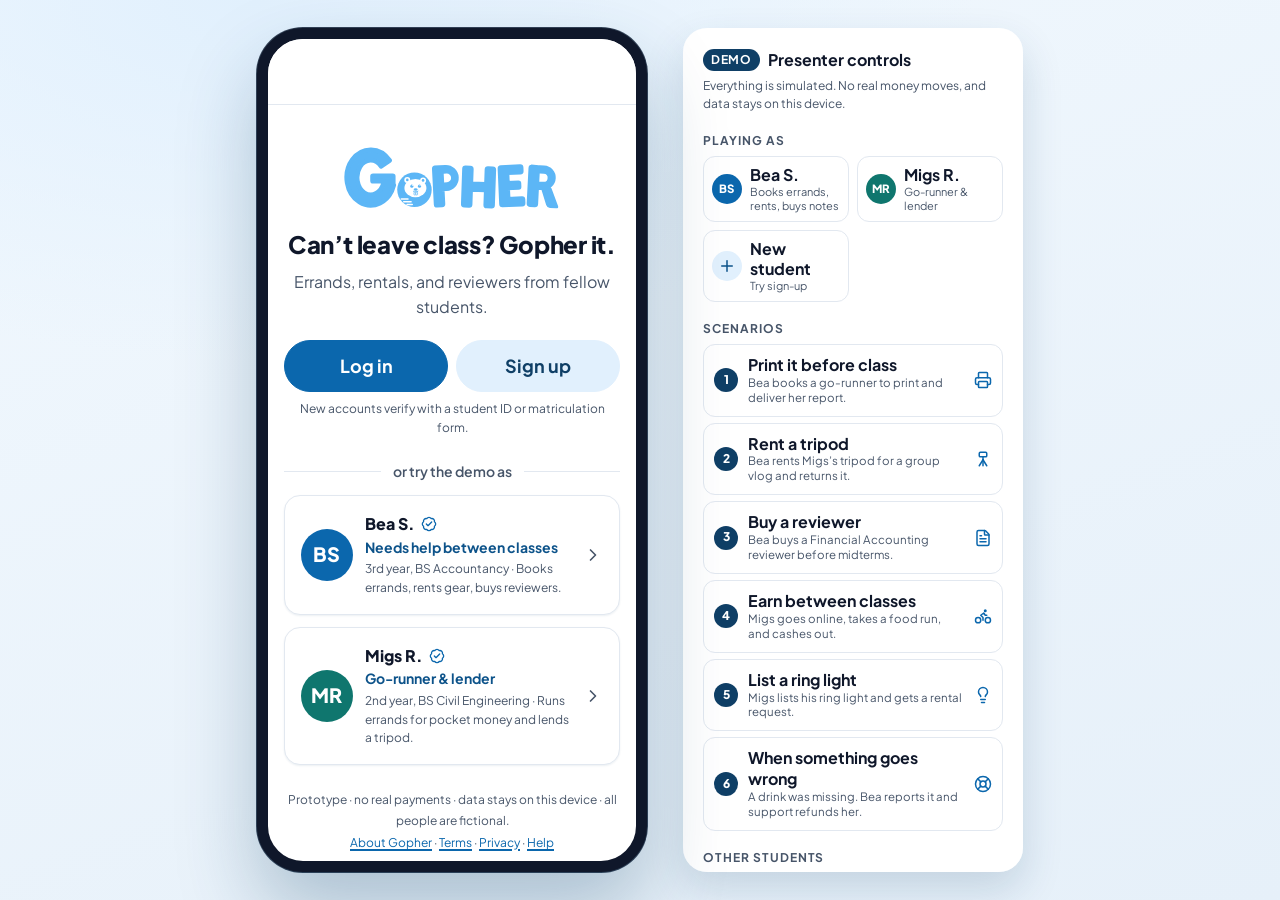
<file: app.html>
<!doctype html>
<html lang="en">
<head>
  <meta charset="utf-8">
  <meta name="viewport" content="width=device-width, initial-scale=1, viewport-fit=cover">
  <meta name="color-scheme" content="only light">
  <meta name="theme-color" content="#5CB6F6">
  <title>Gopher demo</title>
  <meta name="description" content="Clickable demo of Gopher: book fellow students for errands, rent gear, and buy or rent reviewers. Class project prototype, no real payments.">
  <link rel="icon" href="assets/favicon.svg" type="image/svg+xml">
  <link rel="alternate icon" href="assets/favicon-32.png" type="image/png">
  <link rel="apple-touch-icon" href="assets/apple-touch-icon.png">
  <script src="js/diag.js"></script>
  <link rel="stylesheet" href="css/tokens.css">
  <link rel="stylesheet" href="css/base.css">
  <link rel="stylesheet" href="css/components.css">
  <link rel="stylesheet" href="css/app.css">
</head>
<body class="app-body">
  <a class="skip-link" href="#view" data-skip>Skip to content</a>
  <div class="stage">
    <div class="device" id="device">
      <header class="appbar" id="appbar">
        <div class="appbar-left" id="appbar-left"></div>
        <div class="appbar-title" id="appbar-title" aria-live="polite"></div>
        <div class="appbar-right" id="appbar-right"></div>
      </header>
      <main id="view" class="view" tabindex="-1">
        <p class="boot-fallback">Loading Gopher… If this message stays, open <strong>app.html</strong> from inside the unzipped folder in Chrome, Edge or Safari.</p>
      </main>
      <nav class="tabbar" id="tabbar" aria-label="Main"></nav>
      <div id="sheets" class="sheet-host"></div>
      <div id="toasts" class="toast-host" role="status" aria-live="polite"></div>
    </div>
    <aside class="demo-panel" id="demo-panel" aria-label="Demo controls"></aside>
  </div>
  <noscript><p class="noscript">Gopher’s demo needs JavaScript. Please turn it on and reload.</p></noscript>

  <script src="js/config.js"></script>
  <script src="js/util.js"></script>
  <script src="js/icons.js"></script>
  <script src="js/seed.js"></script>
  <script src="js/store.js"></script>
  <script src="js/sim.js"></script>
  <script src="js/ui.js"></script>
  <script src="js/router.js"></script>
  <script src="js/views/welcome.js"></script>
  <script src="js/views/login.js"></script>
  <script src="js/views/signup.js"></script>
  <script src="js/views/home.js"></script>
  <script src="js/views/explore.js"></script>
  <script src="js/views/errand-new.js"></script>
  <script src="js/views/listing.js"></script>
  <script src="js/views/checkout.js"></script>
  <script src="js/views/order.js"></script>
  <script src="js/views/activity.js"></script>
  <script src="js/views/list-new.js"></script>
  <script src="js/views/profile.js"></script>
  <script src="js/views/misc.js"></script>
  <script src="js/demo.js"></script>
  <script src="js/app.js"></script>
</body>
</html>
</file>
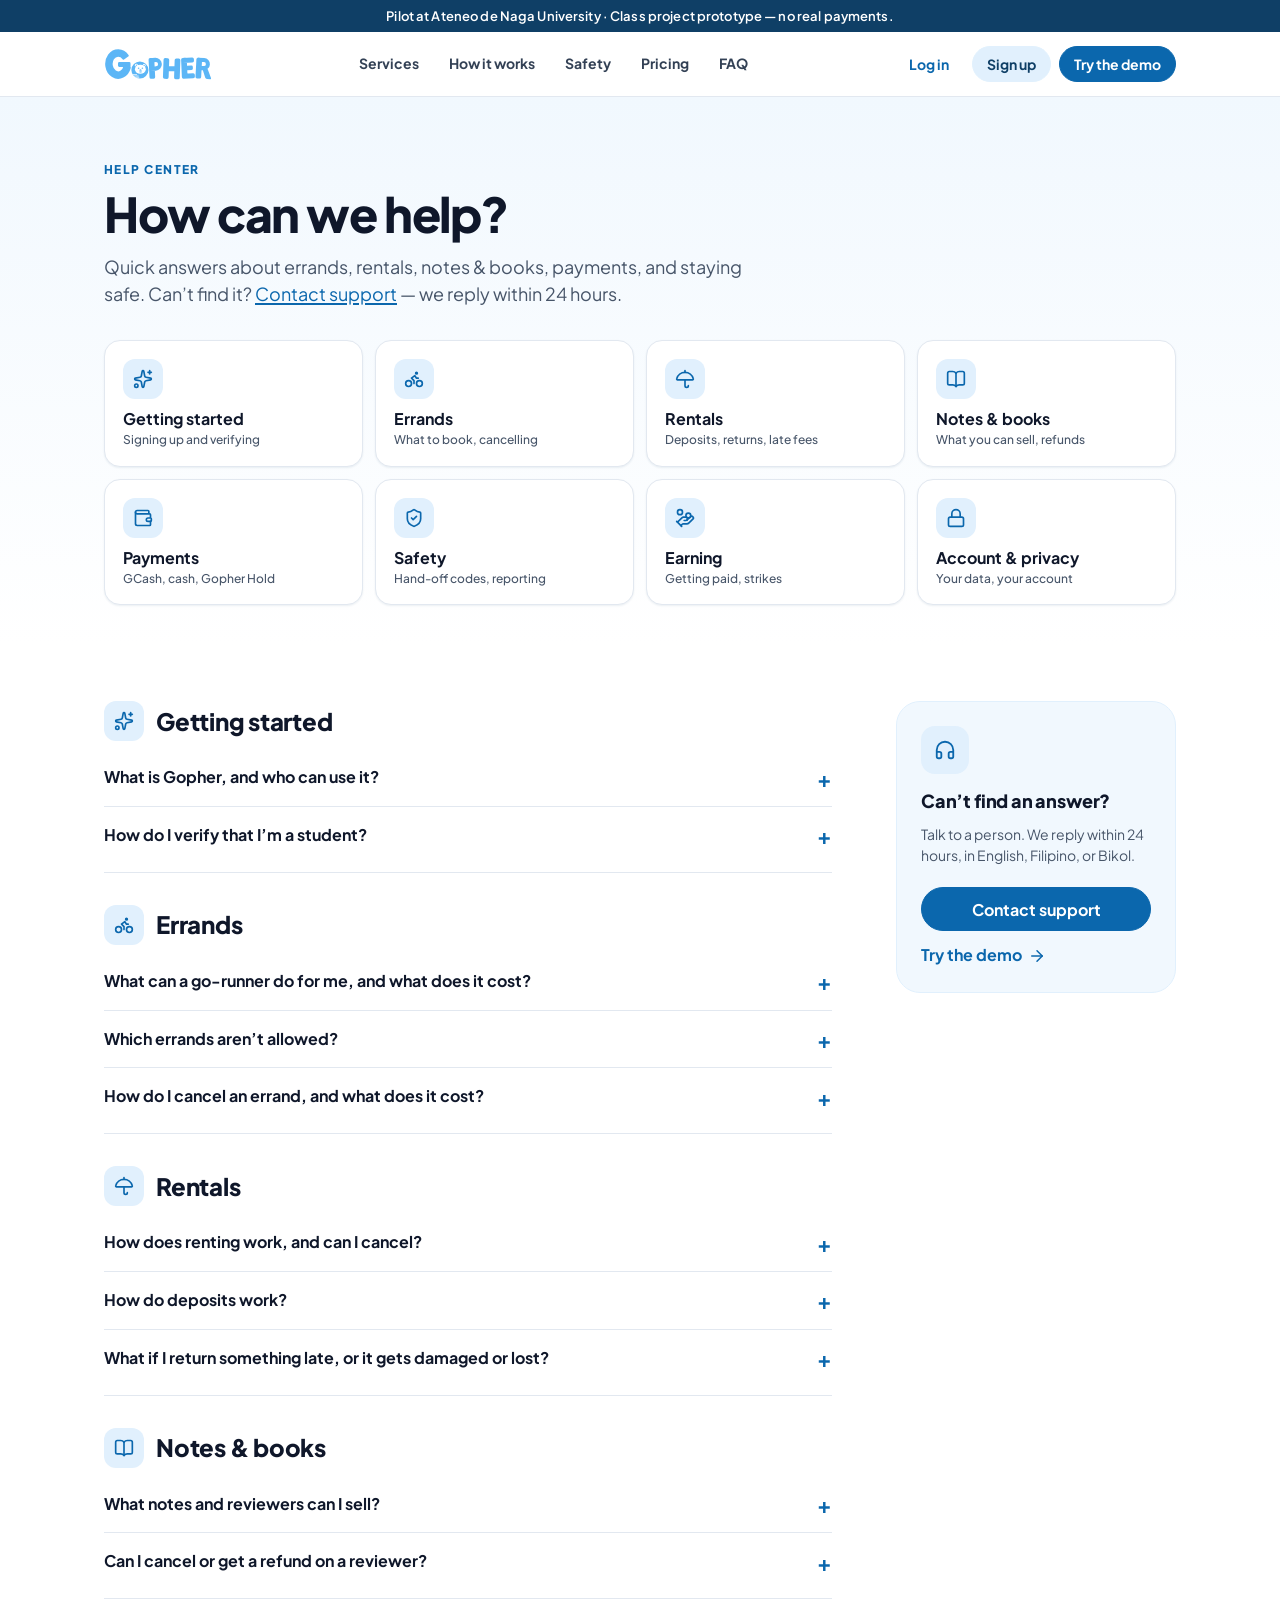
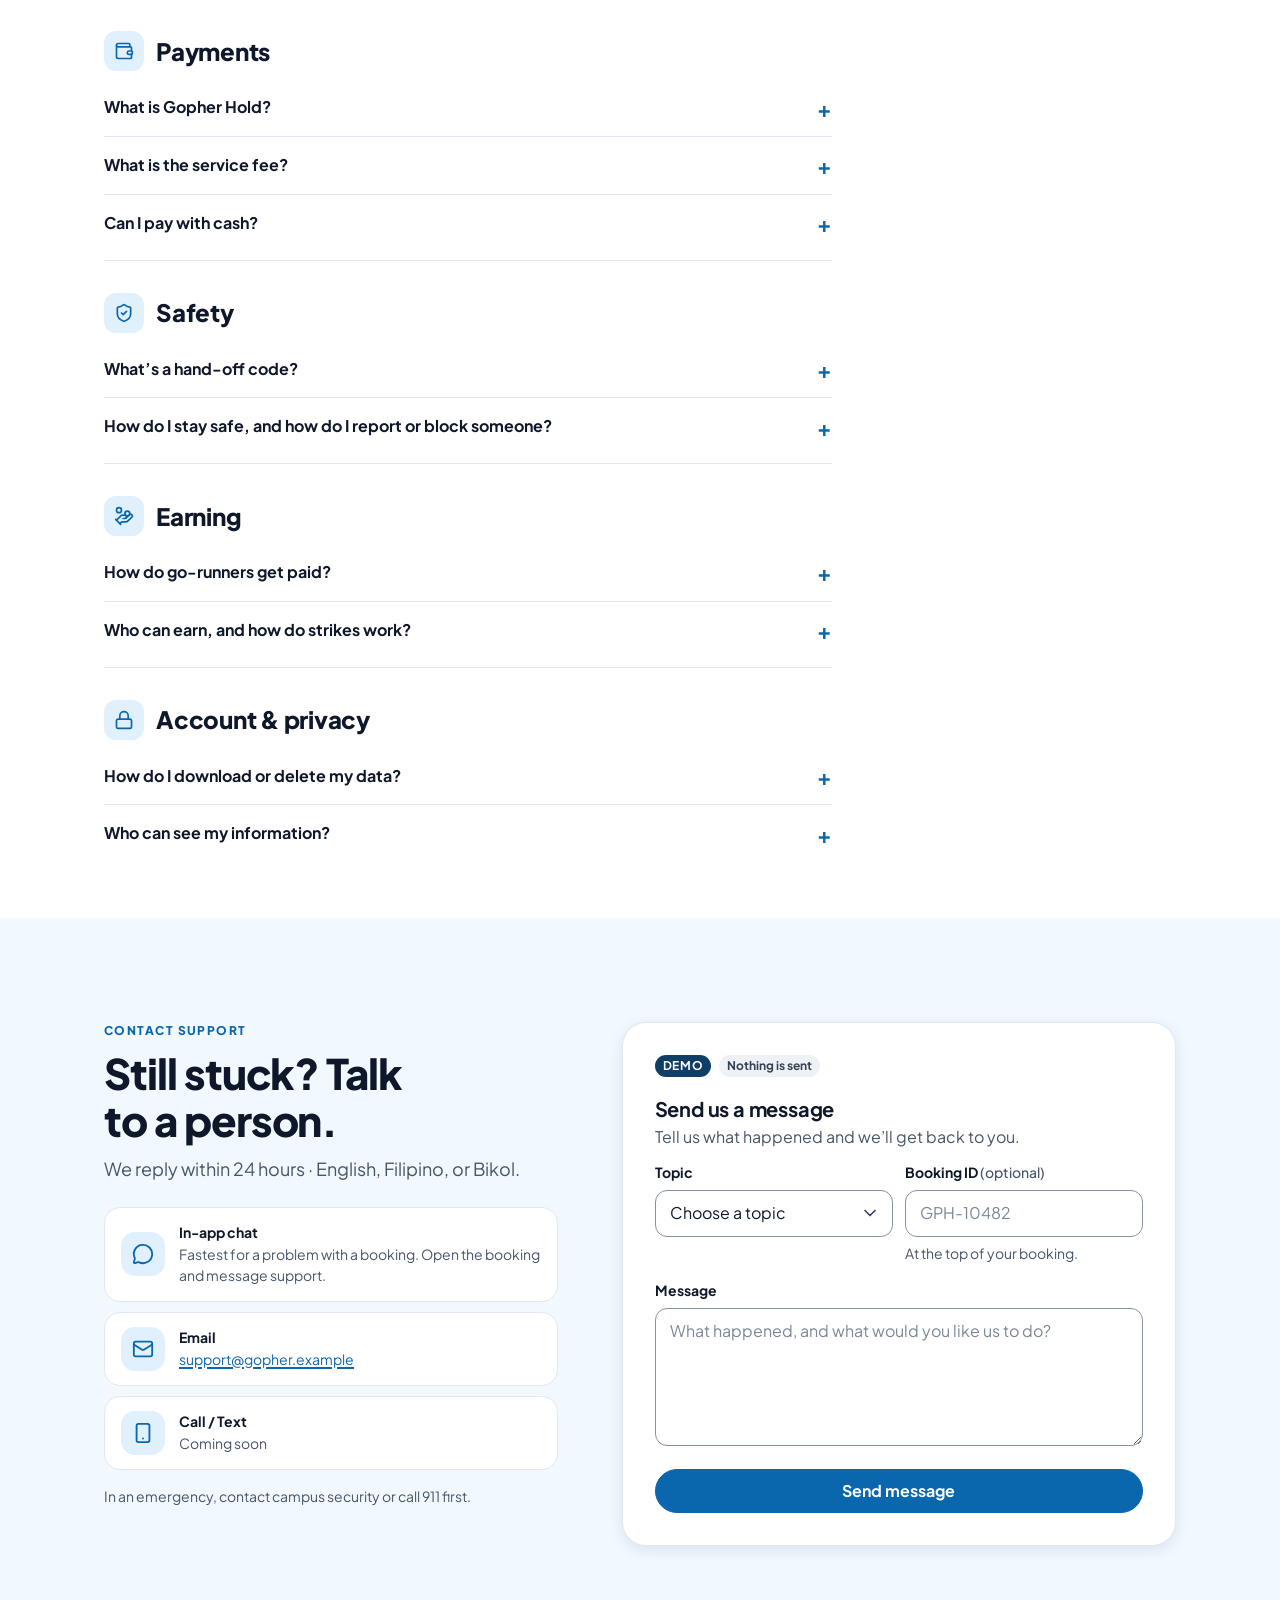
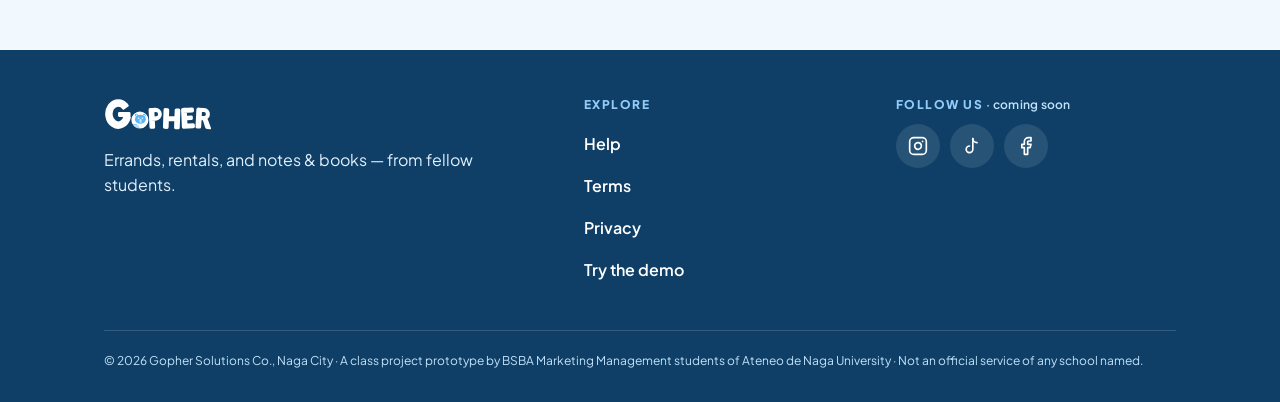
<file: help.html>
<!doctype html>
<html lang="en">
<head>
  <meta charset="utf-8">
  <meta name="viewport" content="width=device-width, initial-scale=1, viewport-fit=cover">
  <title>Help center — Gopher</title>
  <meta name="description" content="Answers about Gopher errands, rentals, notes &amp; books, payments, Gopher Hold, hand-off codes, safety, and earning as a go-runner. Contact support — we reply within 24 hours.">
  <meta name="theme-color" content="#5CB6F6">
  <meta property="og:type" content="website">
  <meta property="og:site_name" content="Gopher">
  <meta property="og:title" content="Help center — Gopher">
  <meta property="og:description" content="Answers about errands, rentals, notes &amp; books, payments and safety on Gopher. Support replies within 24 hours.">
  <meta property="og:image" content="assets/brand/gopher-logo.png">
  <meta property="og:image:alt" content="Gopher logo">
  <link rel="icon" href="assets/favicon.svg" type="image/svg+xml">
  <link rel="alternate icon" href="assets/favicon-32.png" type="image/png">
  <link rel="apple-touch-icon" href="assets/apple-touch-icon.png">
  <script src="js/diag.js"></script>
  <link rel="stylesheet" href="css/tokens.css">
  <link rel="stylesheet" href="css/base.css">
  <link rel="stylesheet" href="css/components.css">
  <link rel="stylesheet" href="css/site.css">
  <noscript><style>.nav-toggle { display: none; } .site-nav { display: block; }</style></noscript>
  <script src="js/site.js" defer></script>
</head>
<body>
  <a class="skip-link" href="#main">Skip to content</a>

  <aside class="topbar" aria-label="Prototype notice">
    <div class="container">
      <p>Pilot at Ateneo de Naga University · Class project prototype — no real payments.</p>
    </div>
  </aside>

  <header class="site-header">
    <div class="container header-inner">
      <a class="brand" href="index.html"><img src="assets/brand/logo.svg" alt="Gopher" width="109" height="32"></a>
      <button class="btn nav-toggle" type="button" aria-expanded="false" aria-controls="site-nav"><svg class="icon" width="22" height="22" viewBox="0 0 24 24" fill="none" stroke="currentColor" stroke-width="2" stroke-linecap="round" stroke-linejoin="round" aria-hidden="true" focusable="false"><path d="M4 5h16"/><path d="M4 12h16"/><path d="M4 19h16"/></svg><span class="sr-only">Menu</span></button>
      <nav class="site-nav" id="site-nav" aria-label="Main">
        <ul>
          <li><a href="index.html#services">Services</a></li>
          <li><a href="index.html#how-it-works">How it works</a></li>
          <li><a href="index.html#safety">Safety</a></li>
          <li><a href="index.html#pricing">Pricing</a></li>
          <li><a href="index.html#faq">FAQ</a></li>
          <li class="nav-demo"><a href="app.html">Try the demo</a></li>
        </ul>
      </nav>
      <div class="header-actions">
        <a class="btn btn-ghost btn-sm header-login" href="app.html#/login">Log in</a>
        <a class="btn btn-soft btn-sm header-signup" href="app.html#/signup">Sign up</a>
        <a class="btn btn-primary btn-sm header-cta" href="app.html">Try the demo</a>
      </div>
    </div>
  </header>

  <main id="main">
    <section class="page-hero" aria-labelledby="page-title">
      <div class="container">
        <p class="eyebrow">Help center</p>
        <h1 id="page-title">How can we help?</h1>
        <p class="lead">Quick answers about errands, rentals, notes &amp; books, payments, and staying safe. Can’t find it? <a href="#contact">Contact support</a> — we reply within 24 hours.</p>
        <nav aria-label="Help topics">
          <ul class="topic-grid">
            <li><a class="topic" href="#getting-started"><span class="topic-icon"><svg class="icon" width="20" height="20" viewBox="0 0 24 24" fill="none" stroke="currentColor" stroke-width="2" stroke-linecap="round" stroke-linejoin="round" aria-hidden="true" focusable="false"><path d="M11.017 2.814a1 1 0 0 1 1.966 0l1.051 5.558a2 2 0 0 0 1.594 1.594l5.558 1.051a1 1 0 0 1 0 1.966l-5.558 1.051a2 2 0 0 0-1.594 1.594l-1.051 5.558a1 1 0 0 1-1.966 0l-1.051-5.558a2 2 0 0 0-1.594-1.594l-5.558-1.051a1 1 0 0 1 0-1.966l5.558-1.051a2 2 0 0 0 1.594-1.594z"/><path d="M20 2v4"/><path d="M22 4h-4"/><circle cx="4" cy="20" r="2"/></svg></span><span>Getting started<small>Signing up and verifying</small></span></a></li>
            <li><a class="topic" href="#errands"><span class="topic-icon"><svg class="icon" width="20" height="20" viewBox="0 0 24 24" fill="none" stroke="currentColor" stroke-width="2" stroke-linecap="round" stroke-linejoin="round" aria-hidden="true" focusable="false"><circle cx="18.5" cy="17.5" r="3.5"/><circle cx="5.5" cy="17.5" r="3.5"/><circle cx="15" cy="5" r="1"/><path d="M12 17.5V14l-3-3 4-3 2 3h2"/></svg></span><span>Errands<small>What to book, cancelling</small></span></a></li>
            <li><a class="topic" href="#rentals"><span class="topic-icon"><svg class="icon" width="20" height="20" viewBox="0 0 24 24" fill="none" stroke="currentColor" stroke-width="2" stroke-linecap="round" stroke-linejoin="round" aria-hidden="true" focusable="false"><path d="M12 13v7a2 2 0 0 0 4 0"/><path d="M12 2v2"/><path d="M20.992 13a1 1 0 0 0 .97-1.274 10.284 10.284 0 0 0-19.923 0A1 1 0 0 0 3 13z"/></svg></span><span>Rentals<small>Deposits, returns, late fees</small></span></a></li>
            <li><a class="topic" href="#notes-books"><span class="topic-icon"><svg class="icon" width="20" height="20" viewBox="0 0 24 24" fill="none" stroke="currentColor" stroke-width="2" stroke-linecap="round" stroke-linejoin="round" aria-hidden="true" focusable="false"><path d="M12 5v16"/><path d="M20.001 19A2 2 0 0022 17V5a2 2 0 00-1.999-2L16 3.002A5 5 0 0012 5a5 5 0 00-4-2H4a2 2 0 00-2 2v12a2 2 0 001.999 2H8a5 5 0 014 2 5 5 0 014-2z"/></svg></span><span>Notes &amp; books<small>What you can sell, refunds</small></span></a></li>
            <li><a class="topic" href="#payments"><span class="topic-icon"><svg class="icon" width="20" height="20" viewBox="0 0 24 24" fill="none" stroke="currentColor" stroke-width="2" stroke-linecap="round" stroke-linejoin="round" aria-hidden="true" focusable="false"><path d="M19 7V4a1 1 0 0 0-1-1H5a2 2 0 0 0 0 4h15a1 1 0 0 1 1 1v4h-3a2 2 0 0 0 0 4h3a1 1 0 0 0 1-1v-2a1 1 0 0 0-1-1"/><path d="M3 5v14a2 2 0 0 0 2 2h15a1 1 0 0 0 1-1v-4"/></svg></span><span>Payments<small>GCash, cash, Gopher Hold</small></span></a></li>
            <li><a class="topic" href="#safety"><span class="topic-icon"><svg class="icon" width="20" height="20" viewBox="0 0 24 24" fill="none" stroke="currentColor" stroke-width="2" stroke-linecap="round" stroke-linejoin="round" aria-hidden="true" focusable="false"><path d="M20 13c0 5-3.5 7.5-7.66 8.95a1 1 0 0 1-.67-.01C7.5 20.5 4 18 4 13V6a1 1 0 0 1 1-1c2 0 4.5-1.2 6.24-2.72a1.17 1.17 0 0 1 1.52 0C14.51 3.81 17 5 19 5a1 1 0 0 1 1 1z"/><path d="m9 12 2 2 4-4"/></svg></span><span>Safety<small>Hand-off codes, reporting</small></span></a></li>
            <li><a class="topic" href="#earning"><span class="topic-icon"><svg class="icon" width="20" height="20" viewBox="0 0 24 24" fill="none" stroke="currentColor" stroke-width="2" stroke-linecap="round" stroke-linejoin="round" aria-hidden="true" focusable="false"><path d="M11 15h2a2 2 0 1 0 0-4h-3c-.6 0-1.1.2-1.4.6L3 17"/><path d="m7 21 1.6-1.4c.3-.4.8-.6 1.4-.6h4c1.1 0 2.1-.4 2.8-1.2l4.6-4.4a2 2 0 0 0-2.75-2.91l-4.2 3.9"/><path d="m2 16 6 6"/><circle cx="16" cy="9" r="2.9"/><circle cx="6" cy="5" r="3"/></svg></span><span>Earning<small>Getting paid, strikes</small></span></a></li>
            <li><a class="topic" href="#account-privacy"><span class="topic-icon"><svg class="icon" width="20" height="20" viewBox="0 0 24 24" fill="none" stroke="currentColor" stroke-width="2" stroke-linecap="round" stroke-linejoin="round" aria-hidden="true" focusable="false"><rect width="18" height="11" x="3" y="11" rx="2" ry="2"/><path d="M7 11V7a5 5 0 0 1 10 0v4"/></svg></span><span>Account &amp; privacy<small>Your data, your account</small></span></a></li>
          </ul>
        </nav>
      </div>
    </section>

    <div class="container help-layout">
      <div class="help-main">

      <section class="help-section" id="getting-started" aria-labelledby="getting-started-title">
        <h2 id="getting-started-title"><span class="topic-icon"><svg class="icon" width="20" height="20" viewBox="0 0 24 24" fill="none" stroke="currentColor" stroke-width="2" stroke-linecap="round" stroke-linejoin="round" aria-hidden="true" focusable="false"><path d="M11.017 2.814a1 1 0 0 1 1.966 0l1.051 5.558a2 2 0 0 0 1.594 1.594l5.558 1.051a1 1 0 0 1 0 1.966l-5.558 1.051a2 2 0 0 0-1.594 1.594l-1.051 5.558a1 1 0 0 1-1.966 0l-1.051-5.558a2 2 0 0 0-1.594-1.594l-5.558-1.051a1 1 0 0 1 0-1.966l5.558-1.051a2 2 0 0 0 1.594-1.594z"/><path d="M20 2v4"/><path d="M22 4h-4"/><circle cx="4" cy="20" r="2"/></svg></span> Getting started</h2>
        <div class="faq">
          <details id="what-is-gopher">
            <summary>What is Gopher, and who can use it?</summary>
            <div class="answer">
              <p>Gopher is a student-to-student platform with three services:</p>
              <ul>
                <li><strong>Errands</strong> — book a fellow student (a go-runner) to print, buy, fetch, or deliver things for you.</li>
                <li><strong>Rentals</strong> — borrow gear like umbrellas, calculators, and cameras from students nearby.</li>
                <li><strong>Notes &amp; Books</strong> — reviewers, lecture notes, and study guides made by students, plus books to rent or buy.</li>
              </ul>
              <p>Anyone can both ask for help and earn by helping. Gopher is for currently enrolled college students, verified with a student ID or matriculation form. The pilot is at Ateneo de Naga University (ADNU); the University of Nueva Caceres (UNC), Universidad de Sta. Isabel (USI), and Naga College Foundation (NCF) are next. You must be 18 or older to be a go-runner or a lender.</p>
              <p>Gopher is a class project prototype. The demo doesn’t take real payments.</p>
            </div>
          </details>
          <details id="verify-student">
            <summary>How do I verify that I’m a student?</summary>
            <div class="answer">
              <p>When you sign up, upload a clear photo of your current student ID, or of your matriculation form for this semester. Our team checks that the name matches your account and that you’re currently enrolled, usually within a few minutes during pilot hours. Then your profile gets a verified badge.</p>
              <p>You can browse right away, but only verified students can book, list, or earn. We use the photo only for this check and delete it once we’re done. If it’s blurry or the name doesn’t match, we’ll ask you to upload it again. Still stuck? <a href="#contact">Contact support</a>.</p>
              <p>In the demo, the check is simulated and your photo never leaves your device.</p>
            </div>
          </details>
        </div>
      </section>

      <section class="help-section" id="errands" aria-labelledby="errands-title">
        <h2 id="errands-title"><span class="topic-icon"><svg class="icon" width="20" height="20" viewBox="0 0 24 24" fill="none" stroke="currentColor" stroke-width="2" stroke-linecap="round" stroke-linejoin="round" aria-hidden="true" focusable="false"><circle cx="18.5" cy="17.5" r="3.5"/><circle cx="5.5" cy="17.5" r="3.5"/><circle cx="15" cy="5" r="1"/><path d="M12 17.5V14l-3-3 4-3 2 3h2"/></svg></span> Errands</h2>
        <div class="faq">
          <details id="errand-types">
            <summary>What can a go-runner do for me, and what does it cost?</summary>
            <div class="answer">
              <p>Go-runners can print &amp; photocopy, buy food &amp; drinks, get an item from another location, deliver or pick up items, buy school supplies, and buy medicine &amp; personal necessities (over-the-counter only).</p>
              <p>Pilot pricing (final pricing is still being set):</p>
              <ul>
                <li><strong>Errand fee</strong>, paid to your go-runner: printing ₱20; food &amp; drinks, getting an item, delivery or pickup, and school supplies ₱25; medicine &amp; personal necessities ₱30. You can always offer more.</li>
                <li><strong>Rush</strong> (within 30 minutes): +₱10.</li>
                <li><strong>Printing cost:</strong> ₱2 per page black &amp; white, ₱5 per page color, at cost.</li>
                <li><strong>Items:</strong> no markup. You pay the receipt price.</li>
                <li><strong>Service fee:</strong> ₱5 per booking.</li>
              </ul>
              <p>Example: 10 pages × 2 copies in black &amp; white is ₱40 printing + ₱20 errand fee + ₱5 service fee = <strong>₱65</strong>.</p>
            </div>
          </details>
          <details id="not-allowed">
            <summary>Which errands aren’t allowed?</summary>
            <div class="answer">
              <p>Go-runners can’t buy or deliver:</p>
              <ul>
                <li>alcohol, tobacco, or vapes</li>
                <li>prescription-only medicine</li>
                <li>anything illegal or dangerous</li>
              </ul>
              <p>No academic dishonesty either: go-runners won’t take exams or quizzes, do graded work, or sign attendance for anyone.</p>
              <p>During the pilot, errands run from 7 AM to 7 PM, and items can cost up to ₱500 per errand. Go-runners never enter private rooms or dorms — hand-offs happen at public spots. The full list is in our <a href="terms.html#not-allowed">Terms</a>.</p>
            </div>
          </details>
          <details id="cancel-errand">
            <summary>How do I cancel an errand, and what does it cost?</summary>
            <div class="answer">
              <ul>
                <li><strong>Before a go-runner accepts:</strong> free.</li>
                <li><strong>After a go-runner accepts:</strong> ₱10 goes to the go-runner for their time, and the rest is refunded.</li>
                <li><strong>After the go-runner has bought or printed your items:</strong> you can’t cancel anymore. If something’s wrong, report a problem on the booking instead.</li>
              </ul>
              <p>GCash refunds come out of Gopher Hold and go back to the account you paid with.</p>
            </div>
          </details>
        </div>
      </section>

      <section class="help-section" id="rentals" aria-labelledby="rentals-title">
        <h2 id="rentals-title"><span class="topic-icon"><svg class="icon" width="20" height="20" viewBox="0 0 24 24" fill="none" stroke="currentColor" stroke-width="2" stroke-linecap="round" stroke-linejoin="round" aria-hidden="true" focusable="false"><path d="M12 13v7a2 2 0 0 0 4 0"/><path d="M12 2v2"/><path d="M20.992 13a1 1 0 0 0 .97-1.274 10.284 10.284 0 0 0-19.923 0A1 1 0 0 0 3 13z"/></svg></span> Rentals</h2>
        <div class="faq">
          <details id="how-renting-works">
            <summary>How does renting work, and can I cancel?</summary>
            <div class="answer">
              <p>Pick an item and your dates, pay (plus any refundable deposit), and meet the lender at a public spot on campus. At pickup, you show your hand-off code and the lender enters it. At the return it’s the other way around: the lender shows their code and you enter it.</p>
              <p>Cancelling is free any time before pickup. If the lender declines your request, you get a full refund.</p>
              <p>Pilot prices per day: umbrella, raincoat, or powerbank ₱15; scientific calculator ₱20; tripod ₱50; ring light ₱60; lapel mic ₱80; camera ₱300. Books are ₱50 per week.</p>
            </div>
          </details>
          <details id="deposits">
            <summary>How do deposits work?</summary>
            <div class="answer">
              <p>Some items need a refundable deposit: tripod ₱200, ring light ₱250, lapel mic ₱300, camera ₱1,000. Deposits are paid by GCash and stay in Gopher Hold during the rental.</p>
              <p>After you return the item and the lender checks it, your deposit comes back to you, minus any late fees or damage charges.</p>
              <p>Example: a tripod for 2 days is ₱100 + ₱5 service fee + ₱200 deposit = <strong>₱305 now</strong>, and ₱200 back after you return it.</p>
            </div>
          </details>
          <details id="late-returns">
            <summary>What if I return something late, or it gets damaged or lost?</summary>
            <div class="answer">
              <p><strong>Late:</strong> you get a 30-minute grace period. After that, one day’s rate comes out of your deposit for each late day. Running late? Message the lender in the app — they may agree to extend.</p>
              <p><strong>Damaged or lost:</strong> tell the lender and report it in the app right away. Gopher support looks at both sides and decides what’s fair. Costs are charged to the deposit first; if they’re more than the deposit, support works out the rest with both of you.</p>
              <p>Tip: check the item at pickup and send photos of any existing scratches in the chat.</p>
            </div>
          </details>
        </div>
      </section>

      <section class="help-section" id="notes-books" aria-labelledby="notes-books-title">
        <h2 id="notes-books-title"><span class="topic-icon"><svg class="icon" width="20" height="20" viewBox="0 0 24 24" fill="none" stroke="currentColor" stroke-width="2" stroke-linecap="round" stroke-linejoin="round" aria-hidden="true" focusable="false"><path d="M12 5v16"/><path d="M20.001 19A2 2 0 0022 17V5a2 2 0 00-1.999-2L16 3.002A5 5 0 0012 5a5 5 0 00-4-2H4a2 2 0 00-2 2v12a2 2 0 001.999 2H8a5 5 0 014 2 5 5 0 014-2z"/></svg></span> Notes &amp; books</h2>
        <div class="faq">
          <details id="ip-rules">
            <summary>What notes and reviewers can I sell?</summary>
            <div class="answer">
              <p>Only material you made yourself: your own reviewers, lecture notes, and study guides. You can also rent out or sell physical books you own.</p>
              <p>Not allowed:</p>
              <ul>
                <li>photocopied or scanned textbooks, or anyone else’s work</li>
                <li>exam answer keys, leaked exams, or graded work (yours or anyone’s)</li>
              </ul>
              <p>If someone reports a listing, it’s hidden while we review it. If the report stands, the listing is removed, buyers are refunded, and the seller gets a strike. See <a href="terms.html#academic-materials">Academic materials &amp; intellectual property</a>.</p>
            </div>
          </details>
          <details id="notes-refunds">
            <summary>Can I cancel or get a refund on a reviewer?</summary>
            <div class="answer">
              <p>You can cancel any purchase for free until the seller confirms it. Digital purchases are final after that — but if a reviewer isn’t as described, or it looks copied, report it within 24 hours and we’ll look into it.</p>
              <p>Pilot prices: buy a digital copy for ₱30–80, or rent one for 7 days for ₱15–25, plus the ₱5 service fee.</p>
            </div>
          </details>
        </div>
      </section>

      <section class="help-section" id="payments" aria-labelledby="payments-title">
        <h2 id="payments-title"><span class="topic-icon"><svg class="icon" width="20" height="20" viewBox="0 0 24 24" fill="none" stroke="currentColor" stroke-width="2" stroke-linecap="round" stroke-linejoin="round" aria-hidden="true" focusable="false"><path d="M19 7V4a1 1 0 0 0-1-1H5a2 2 0 0 0 0 4h15a1 1 0 0 1 1 1v4h-3a2 2 0 0 0 0 4h3a1 1 0 0 0 1-1v-2a1 1 0 0 0-1-1"/><path d="M3 5v14a2 2 0 0 0 2 2h15a1 1 0 0 0 1-1v-4"/></svg></span> Payments</h2>
        <div class="faq">
          <details id="gopher-hold">
            <summary>What is Gopher Hold?</summary>
            <div class="answer">
              <p>When you pay by GCash, the money doesn’t go straight to the other student. Gopher holds it until the hand-off is confirmed with the hand-off code, then releases it to the go-runner, lender, or seller.</p>
              <p>If the booking is cancelled, the money comes back to you under the cancellation rules. Rental deposits stay in Gopher Hold until the lender checks the return. Cash payments aren’t covered by Gopher Hold.</p>
            </div>
          </details>
          <details id="service-fee">
            <summary>What is the service fee?</summary>
            <div class="answer">
              <p>₱5 per booking. It’s how Gopher earns, and you always see it before you pay. Go-runners and lenders keep 100% of their fee, and items are passed through at cost with no markup.</p>
            </div>
          </details>
          <details id="cash">
            <summary>Can I pay with cash?</summary>
            <div class="answer">
              <p>Yes — for errands and for rentals without a deposit, up to ₱200 per booking. Pay at the hand-off, after you’ve checked what you got.</p>
              <p>Deposits and digital items (like reviewers) need GCash. Cash isn’t covered by Gopher Hold, so Gopher can’t hold or refund it. For bigger bookings, GCash is safer.</p>
            </div>
          </details>
        </div>
      </section>

      <section class="help-section" id="safety" aria-labelledby="safety-title">
        <h2 id="safety-title"><span class="topic-icon"><svg class="icon" width="20" height="20" viewBox="0 0 24 24" fill="none" stroke="currentColor" stroke-width="2" stroke-linecap="round" stroke-linejoin="round" aria-hidden="true" focusable="false"><path d="M20 13c0 5-3.5 7.5-7.66 8.95a1 1 0 0 1-.67-.01C7.5 20.5 4 18 4 13V6a1 1 0 0 1 1-1c2 0 4.5-1.2 6.24-2.72a1.17 1.17 0 0 1 1.52 0C14.51 3.81 17 5 19 5a1 1 0 0 1 1 1z"/><path d="m9 12 2 2 4-4"/></svg></span> Safety</h2>
        <div class="faq">
          <details id="handoff-code">
            <summary>What’s a hand-off code?</summary>
            <div class="answer">
              <p>A 4-digit code that proves the right person got the item. The person receiving shows their code, and the person handing over enters it in the app.</p>
              <p>For an errand, you show your code and your go-runner enters it. For a rental, the renter shows the code at pickup, and the lender shows theirs at the return. Don’t share your code until you have the item in hand.</p>
            </div>
          </details>
          <details id="report-block">
            <summary>How do I stay safe, and how do I report or block someone?</summary>
            <div class="answer">
              <ul>
                <li>Meet at public spots on campus. Go-runners never enter private rooms or dorms.</li>
                <li>Keep chats in the app. You never need to share your phone number.</li>
                <li>Check ratings. Only students who completed a booking with someone can rate them.</li>
              </ul>
              <p>To report or block someone, open their profile or the booking and choose Report or Block. Support replies within 24 hours. If you’re ever in danger, get somewhere safe and contact campus security or call 911 first.</p>
            </div>
          </details>
        </div>
      </section>

      <section class="help-section" id="earning" aria-labelledby="earning-title">
        <h2 id="earning-title"><span class="topic-icon"><svg class="icon" width="20" height="20" viewBox="0 0 24 24" fill="none" stroke="currentColor" stroke-width="2" stroke-linecap="round" stroke-linejoin="round" aria-hidden="true" focusable="false"><path d="M11 15h2a2 2 0 1 0 0-4h-3c-.6 0-1.1.2-1.4.6L3 17"/><path d="m7 21 1.6-1.4c.3-.4.8-.6 1.4-.6h4c1.1 0 2.1-.4 2.8-1.2l4.6-4.4a2 2 0 0 0-2.75-2.91l-4.2 3.9"/><path d="m2 16 6 6"/><circle cx="16" cy="9" r="2.9"/><circle cx="6" cy="5" r="3"/></svg></span> Earning</h2>
        <div class="faq">
          <details id="get-paid">
            <summary>How do go-runners get paid?</summary>
            <div class="answer">
              <p>When the requester shows their hand-off code and you enter it, Gopher Hold releases the money to your wallet in the app: your full errand fee, plus the receipt amount for anything you bought. From your wallet, you can move the balance to your GCash.</p>
              <p>For cash bookings, the requester pays you in person at the hand-off. Either way, you keep 100% of your fee — the ₱5 service fee is paid by the requester. Keep your receipts; requesters pay the receipt price.</p>
            </div>
          </details>
          <details id="who-can-earn">
            <summary>Who can earn, and how do strikes work?</summary>
            <div class="answer">
              <p>Any verified student who is 18 or older can be a go-runner or a lender. Anyone verified can sell reviewers and notes they wrote themselves.</p>
              <p>You get a strike for cancelling after you’ve accepted a booking, for not showing up, or when a report against you is upheld. Three strikes in 30 days pauses your account. Serious problems, like harassment or fraud, can lead to suspension right away.</p>
            </div>
          </details>
        </div>
      </section>

      <section class="help-section" id="account-privacy" aria-labelledby="account-privacy-title">
        <h2 id="account-privacy-title"><span class="topic-icon"><svg class="icon" width="20" height="20" viewBox="0 0 24 24" fill="none" stroke="currentColor" stroke-width="2" stroke-linecap="round" stroke-linejoin="round" aria-hidden="true" focusable="false"><rect width="18" height="11" x="3" y="11" rx="2" ry="2"/><path d="M7 11V7a5 5 0 0 1 10 0v4"/></svg></span> Account &amp; privacy</h2>
        <div class="faq">
          <details id="download-delete">
            <summary>How do I download or delete my data?</summary>
            <div class="answer">
              <p>In the app, go to <strong>Profile → Download my data</strong> to get a copy of your profile, bookings, and ratings. To close your account, go to <strong>Profile → Delete account</strong>. Some booking records are kept for as long as the law requires, like payment records.</p>
              <p>In this demo, everything you enter stays in your browser’s local storage on this device. Tapping Reset in the demo, or clearing your browser’s site data, erases it. More in our <a href="privacy.html">Privacy Policy</a>.</p>
            </div>
          </details>
          <details id="who-sees">
            <summary>Who can see my information?</summary>
            <div class="answer">
              <p>Other students see your first name and last initial, your rating, and the meetup spot for a booking. Your phone number is never shown. Print files only go to the go-runner assigned to your errand, and they’re deleted 24 hours after delivery. We never sell your data.</p>
            </div>
          </details>
        </div>
      </section>
      </div>

      <aside class="help-aside" aria-labelledby="aside-title">
        <div class="aside-card">
          <span class="tile-icon"><svg class="icon" width="22" height="22" viewBox="0 0 24 24" fill="none" stroke="currentColor" stroke-width="2" stroke-linecap="round" stroke-linejoin="round" aria-hidden="true" focusable="false"><path d="M3 14h3a2 2 0 0 1 2 2v3a2 2 0 0 1-2 2H5a2 2 0 0 1-2-2v-7a9 9 0 0 1 18 0v7a2 2 0 0 1-2 2h-1a2 2 0 0 1-2-2v-3a2 2 0 0 1 2-2h3"/></svg></span>
          <h2 id="aside-title">Can’t find an answer?</h2>
          <p>Talk to a person. We reply within 24 hours, in English, Filipino, or Bikol.</p>
          <a class="btn btn-primary btn-block" href="#contact">Contact support</a>
          <a class="link-arrow" href="app.html">Try the demo <svg class="icon" width="18" height="18" viewBox="0 0 24 24" fill="none" stroke="currentColor" stroke-width="2" stroke-linecap="round" stroke-linejoin="round" aria-hidden="true" focusable="false"><path d="M5 12h14"/><path d="m12 5 7 7-7 7"/></svg></a>
        </div>
      </aside>
    </div>

    <section class="section section-tint" id="contact" aria-labelledby="contact-title">
      <div class="container contact-grid">
        <div>
          <p class="eyebrow">Contact support</p>
          <h2 id="contact-title">Still stuck? Talk to a person.</h2>
          <p class="lead">We reply within 24 hours · English, Filipino, or Bikol.</p>
          <ul class="channels">
            <li class="channel">
              <span class="tile-icon"><svg class="icon" width="22" height="22" viewBox="0 0 24 24" fill="none" stroke="currentColor" stroke-width="2" stroke-linecap="round" stroke-linejoin="round" aria-hidden="true" focusable="false"><path d="M2.992 16.342a2 2 0 0 1 .094 1.167l-1.065 3.29a1 1 0 0 0 1.236 1.168l3.413-.998a2 2 0 0 1 1.099.092 10 10 0 1 0-4.777-4.719"/></svg></span>
              <span><strong>In-app chat</strong><span class="muted">Fastest for a problem with a booking. Open the booking and message support.</span></span>
            </li>
            <li class="channel">
              <span class="tile-icon"><svg class="icon" width="22" height="22" viewBox="0 0 24 24" fill="none" stroke="currentColor" stroke-width="2" stroke-linecap="round" stroke-linejoin="round" aria-hidden="true" focusable="false"><path d="m22 7-8.991 5.727a2 2 0 0 1-2.009 0L2 7"/><rect x="2" y="4" width="20" height="16" rx="2"/></svg></span>
              <span><strong>Email</strong><a href="mailto:support@gopher.example">support@gopher.example</a></span>
            </li>
            <li class="channel">
              <span class="tile-icon"><svg class="icon" width="22" height="22" viewBox="0 0 24 24" fill="none" stroke="currentColor" stroke-width="2" stroke-linecap="round" stroke-linejoin="round" aria-hidden="true" focusable="false"><rect width="14" height="20" x="5" y="2" rx="2" ry="2"/><path d="M12 18h.01"/></svg></span>
              <span><strong>Call / Text</strong><span class="muted">Coming soon</span></span>
            </li>
          </ul>
          <p class="small muted">In an emergency, contact campus security or call 911 first.</p>
        </div>

        <form class="support-form" data-demo="support" action="#" method="post">
          <div class="support-meta">
            <span class="badge badge-demo">DEMO</span>
            <span class="badge badge-gray">Nothing is sent</span>
          </div>
          <h3>Send us a message</h3>
          <p class="muted">Tell us what happened and we’ll get back to you.</p>
          <div class="field-row">
            <div class="field">
              <label class="label" for="support-topic">Topic</label>
              <select class="select" id="support-topic" name="topic" required data-error="Choose a topic.">
                <option value="">Choose a topic</option>
                <option>An errand</option>
                <option>A rental</option>
                <option>Notes &amp; books</option>
                <option>Payment or refund</option>
                <option>Safety concern</option>
                <option>Account &amp; privacy</option>
                <option>Something else</option>
              </select>
            </div>
            <div class="field">
              <label class="label" for="support-booking">Booking ID <span class="opt">(optional)</span></label>
              <input class="input" id="support-booking" name="booking" type="text" autocomplete="off" autocapitalize="characters" spellcheck="false" placeholder="GPH-10482" pattern="[Gg][Pp][Hh]-[0-9]{5}" aria-describedby="support-booking-hint" data-error="Booking IDs look like GPH-10482.">
              <span class="hint" id="support-booking-hint">At the top of your booking.</span>
            </div>
          </div>
          <div class="field">
            <label class="label" for="support-message">Message</label>
            <textarea class="textarea" id="support-message" name="message" rows="5" required data-error="Write a short message so we know how to help." placeholder="What happened, and what would you like us to do?"></textarea>
          </div>
          <button class="btn btn-primary btn-block" type="submit">Send message</button>
          <div class="form-status" role="status" aria-live="polite" data-status></div>
        </form>
      </div>
    </section>
  </main>

  <footer class="site-footer">
    <div class="container">
      <div class="footer-top">
        <div class="footer-brand">
          <a class="brand" href="index.html"><img src="assets/brand/logo-white.svg" alt="Gopher" width="109" height="32"></a>
          <p>Errands, rentals, and notes &amp; books — from fellow students.</p>
        </div>
        <nav class="footer-nav" aria-label="Footer">
          <h2 class="footer-title">Explore</h2>
          <ul>
            <li><a href="help.html" aria-current="page">Help</a></li>
            <li><a href="terms.html">Terms</a></li>
            <li><a href="privacy.html">Privacy</a></li>
            <li><a href="app.html">Try the demo</a></li>
          </ul>
        </nav>
        <div class="footer-social">
          <h2 class="footer-title">Follow us <span>· coming soon</span></h2>
          <ul class="social">
            <li><a href="#" data-soon aria-label="Instagram (coming soon)"><svg class="icon" width="20" height="20" viewBox="0 0 24 24" fill="none" stroke="currentColor" stroke-width="2" stroke-linecap="round" stroke-linejoin="round" aria-hidden="true" focusable="false"><rect width="20" height="20" x="2" y="2" rx="5" ry="5"/><path d="M16 11.37A4 4 0 1 1 12.63 8 4 4 0 0 1 16 11.37z"/><path d="M17.5 6.5h.01"/></svg></a></li>
            <li><a href="#" data-soon aria-label="TikTok (coming soon)"><svg class="icon" width="20" height="20" viewBox="0 0 24 24" fill="none" stroke="currentColor" stroke-width="2" stroke-linecap="round" stroke-linejoin="round" aria-hidden="true" focusable="false"><path d="M13 3v13a4 4 0 1 1-4-4"/><path d="M13 3a5 5 0 0 0 5 5"/></svg></a></li>
            <li><a href="#" data-soon aria-label="Facebook (coming soon)"><svg class="icon" width="20" height="20" viewBox="0 0 24 24" fill="none" stroke="currentColor" stroke-width="2" stroke-linecap="round" stroke-linejoin="round" aria-hidden="true" focusable="false"><path d="M18 2h-3a5 5 0 0 0-5 5v3H7v4h3v8h4v-8h3l1-4h-4V7a1 1 0 0 1 1-1h3z"/></svg></a></li>
          </ul>
        </div>
      </div>
      <p class="footer-legal">© <span data-year>2026</span> Gopher Solutions Co., Naga City · A class project prototype by BSBA Marketing Management students of Ateneo de Naga University · Not an official service of any school named.</p>
    </div>
  </footer>
</body>
</html>
</file>
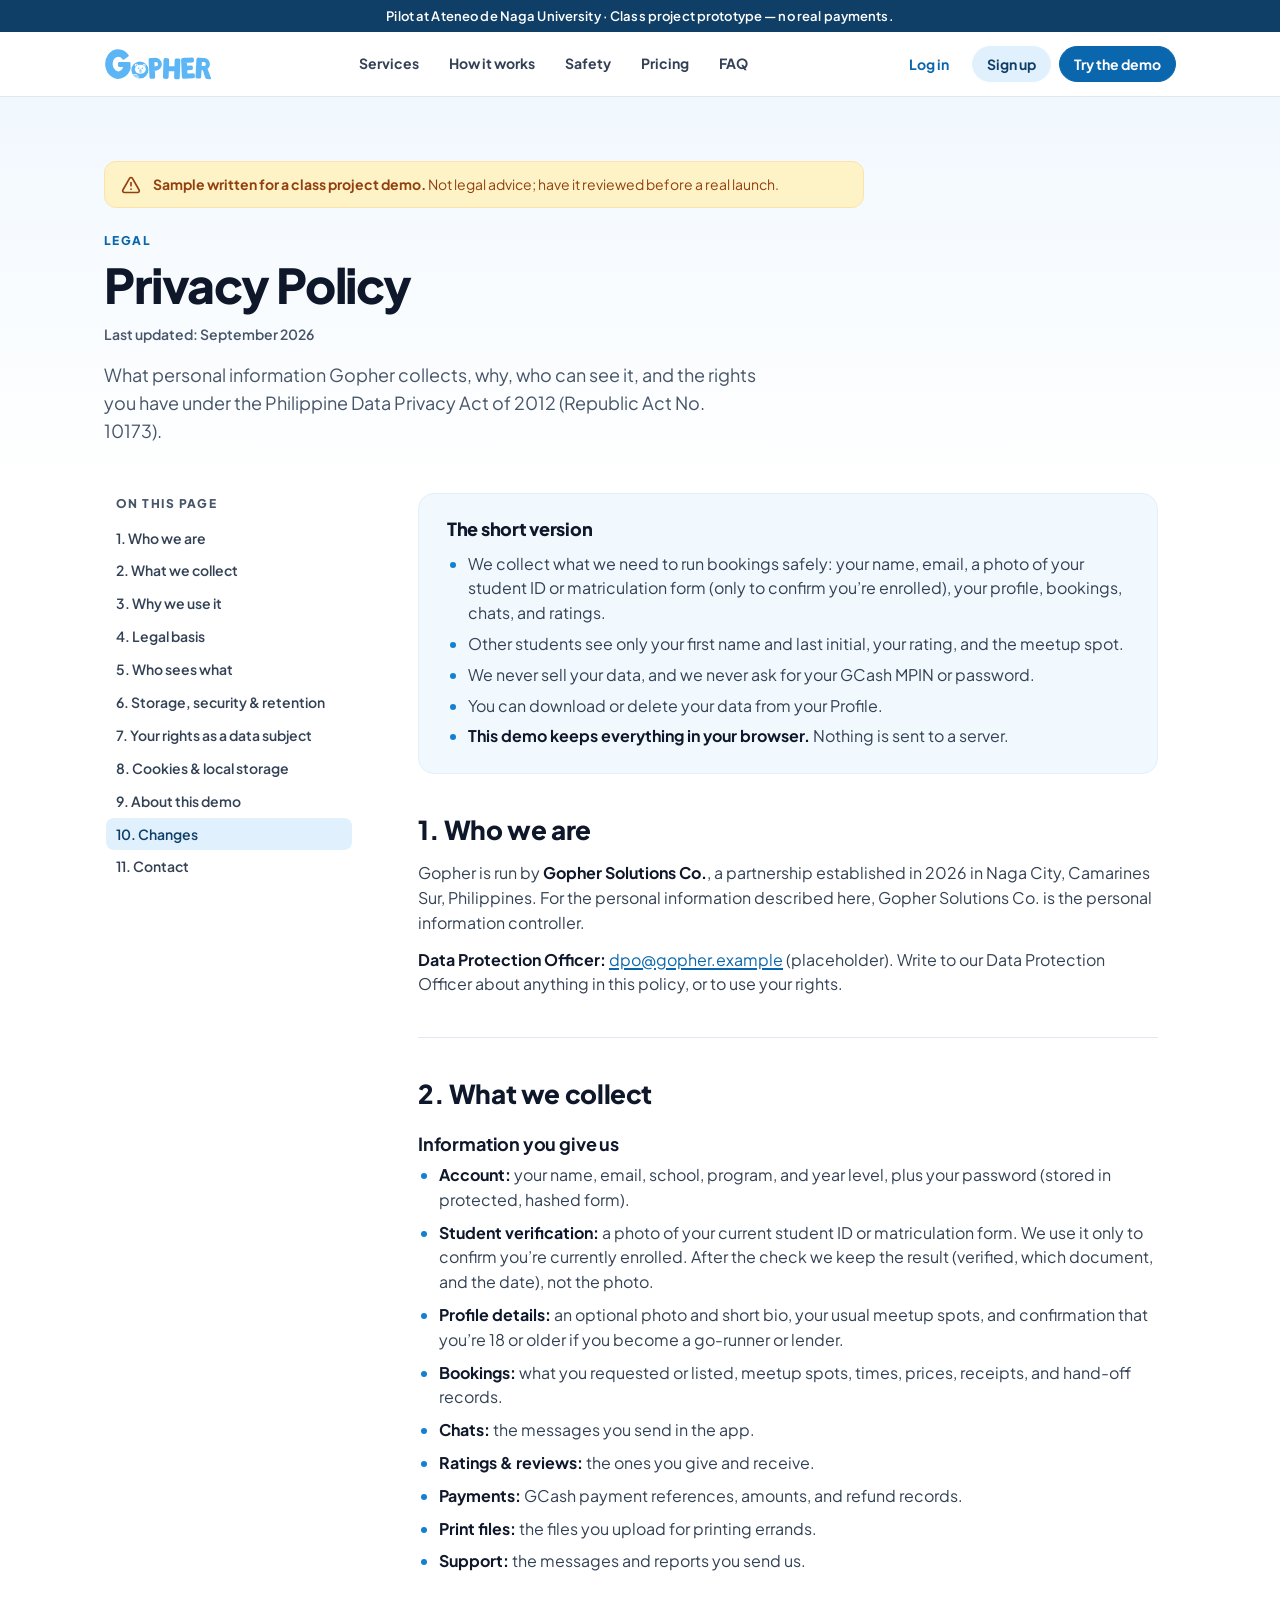
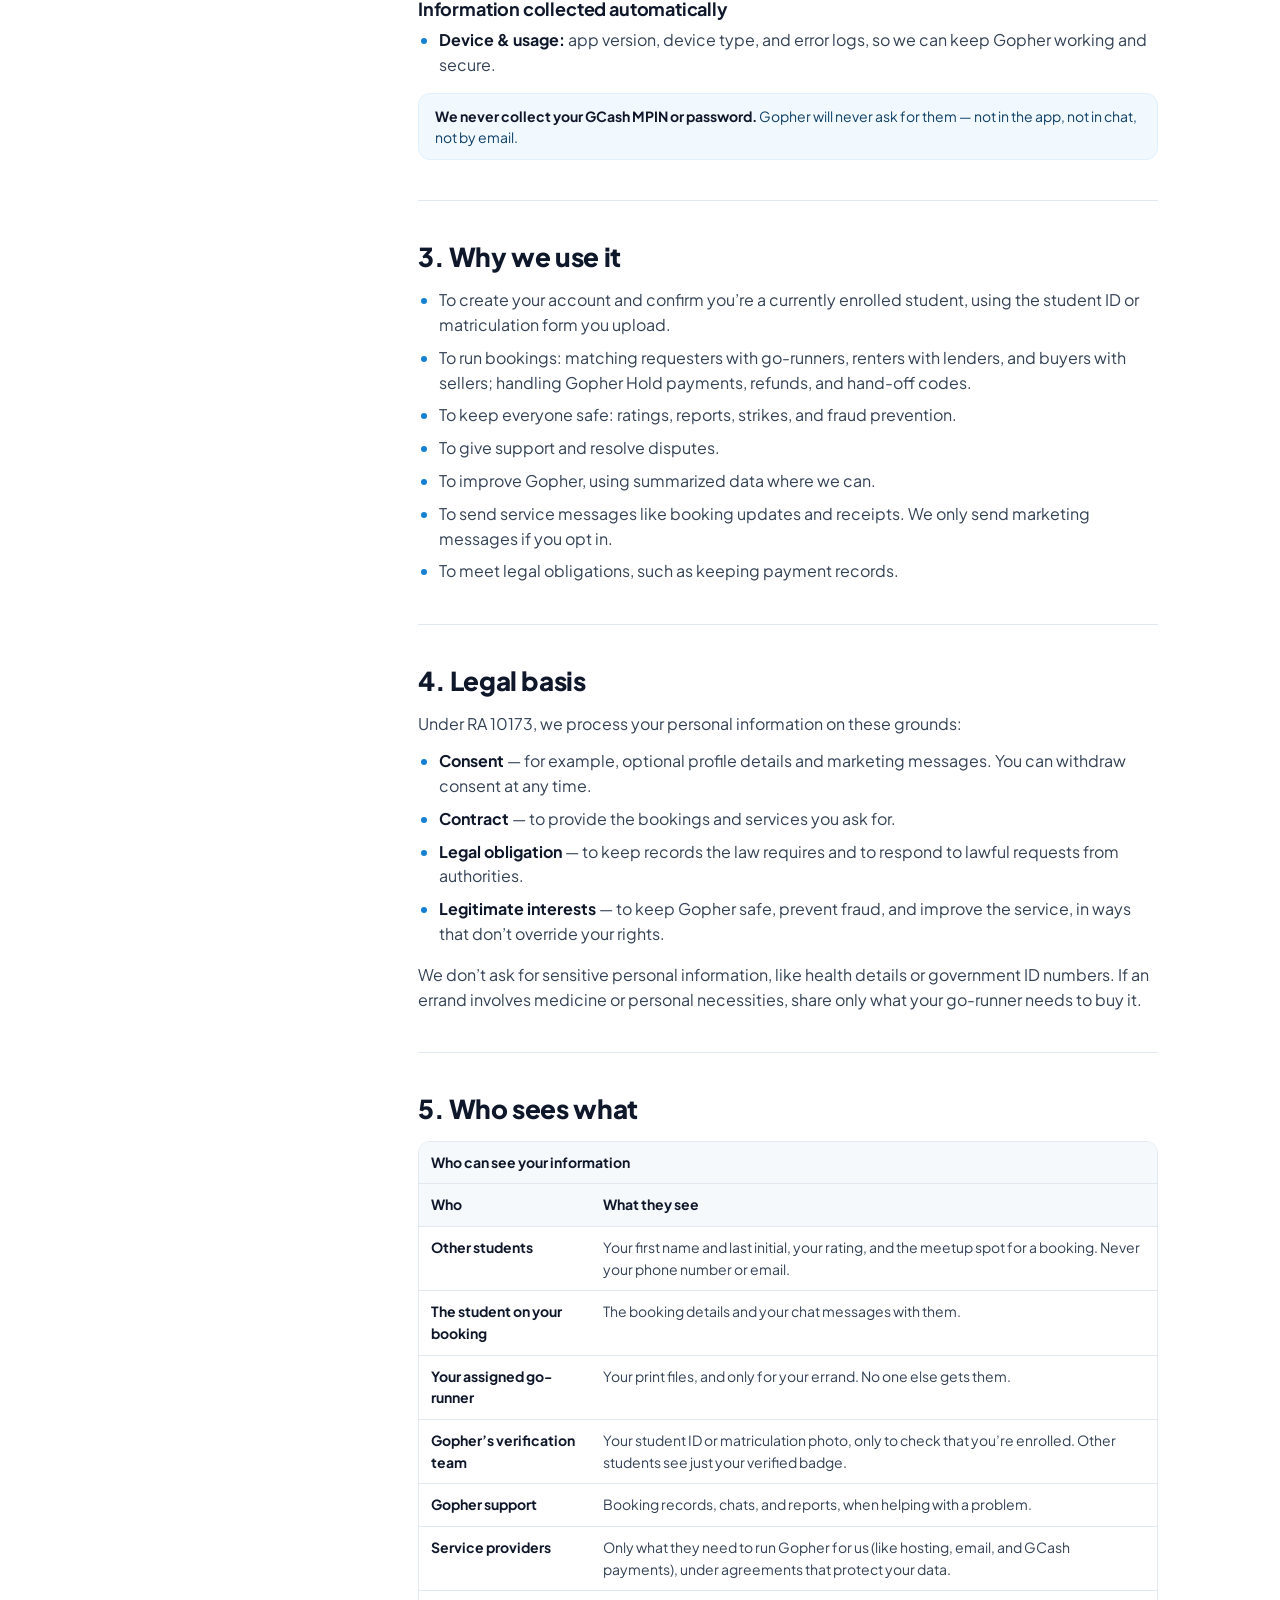
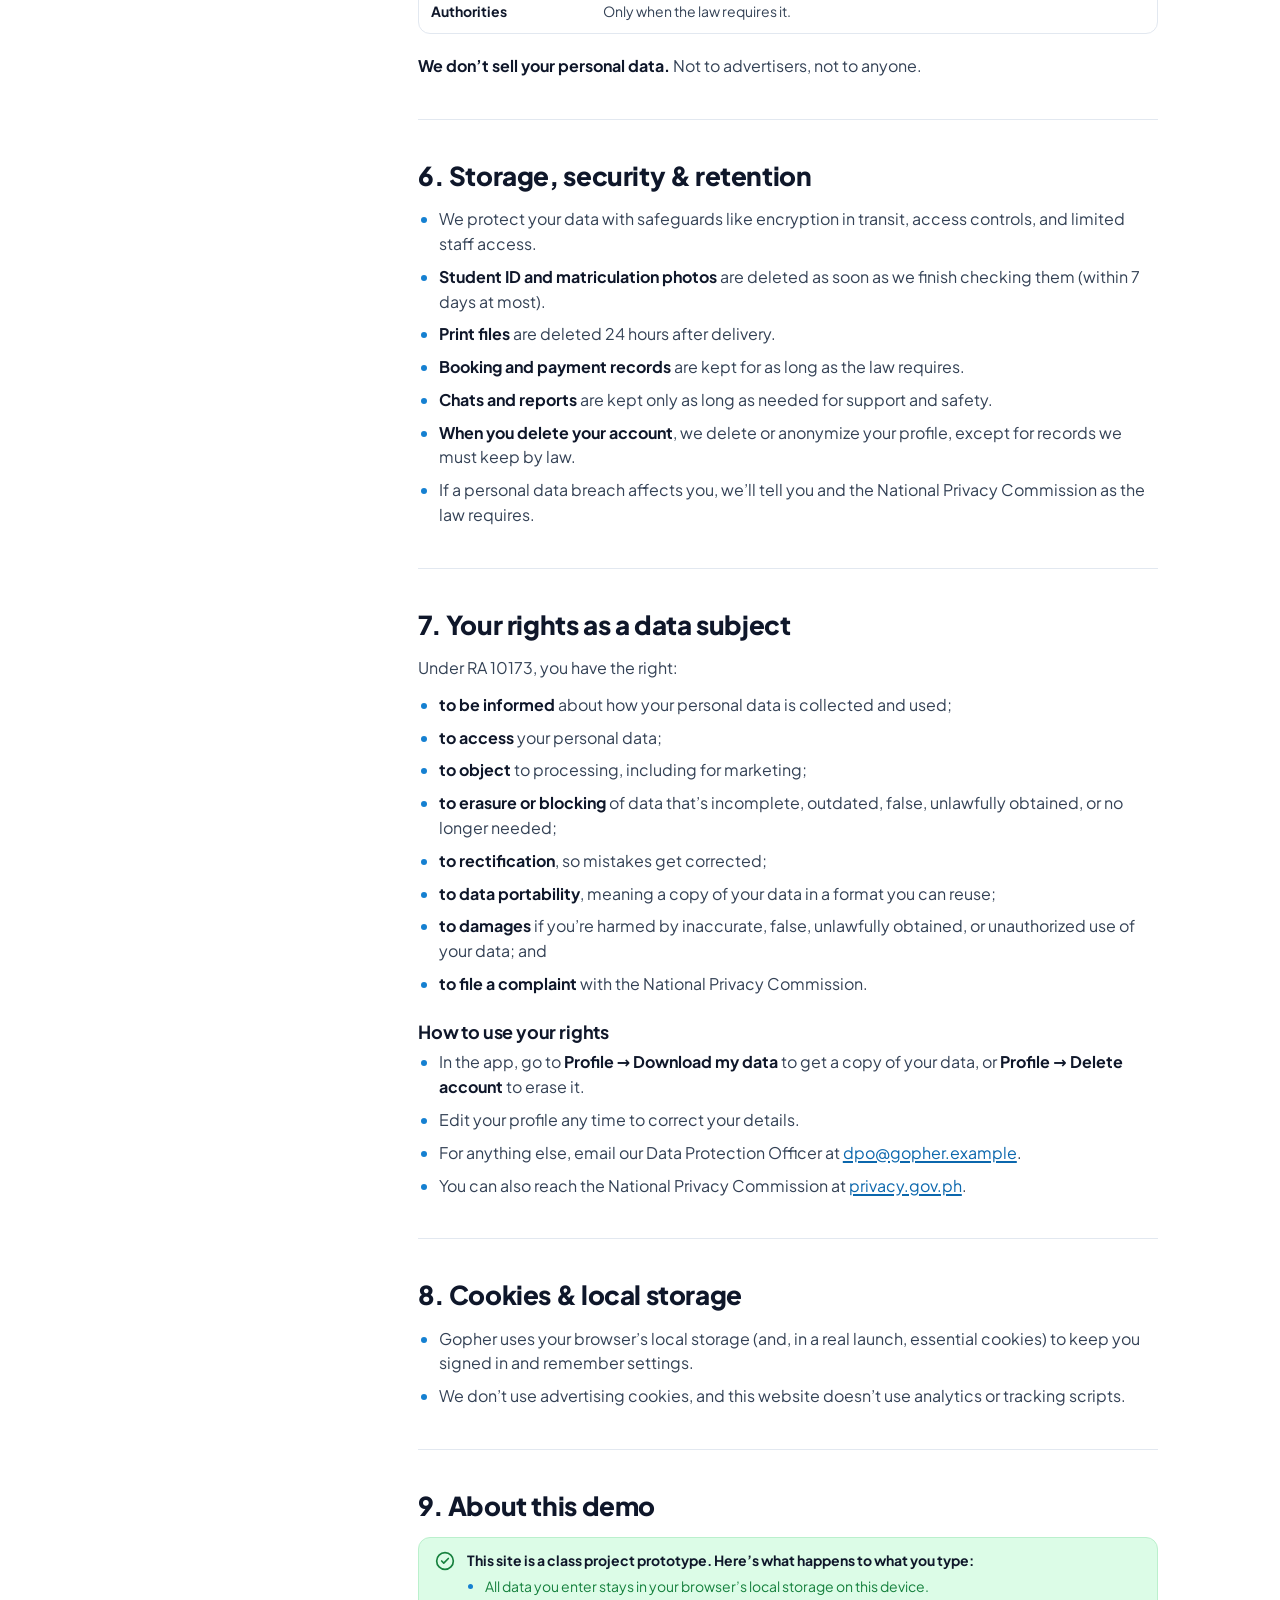
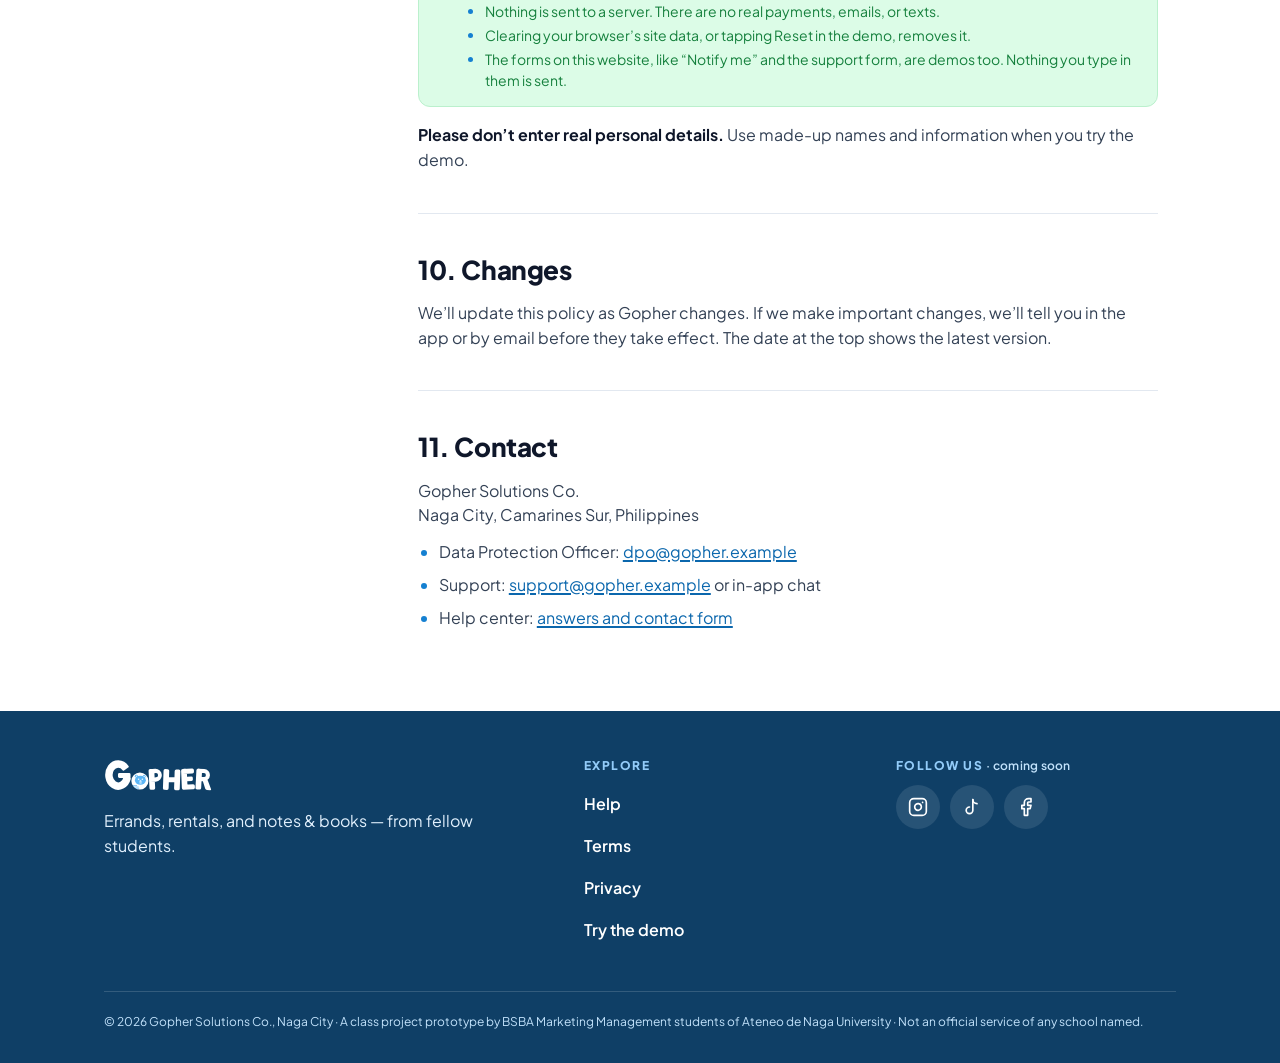
<file: privacy.html>
<!doctype html>
<html lang="en">
<head>
  <meta charset="utf-8">
  <meta name="viewport" content="width=device-width, initial-scale=1, viewport-fit=cover">
  <title>Privacy Policy — Gopher</title>
  <meta name="description" content="How Gopher collects, uses, and protects your personal information under the Philippine Data Privacy Act of 2012 (RA 10173), your rights as a data subject, and how this demo stores data only in your browser.">
  <meta name="theme-color" content="#5CB6F6">
  <meta property="og:type" content="website">
  <meta property="og:site_name" content="Gopher">
  <meta property="og:title" content="Privacy Policy — Gopher">
  <meta property="og:description" content="What Gopher collects, who sees it, and your rights under the Data Privacy Act of 2012.">
  <meta property="og:image" content="assets/brand/gopher-logo.png">
  <meta property="og:image:alt" content="Gopher logo">
  <link rel="icon" href="assets/favicon.svg" type="image/svg+xml">
  <link rel="alternate icon" href="assets/favicon-32.png" type="image/png">
  <link rel="apple-touch-icon" href="assets/apple-touch-icon.png">
  <script src="js/diag.js"></script>
  <link rel="stylesheet" href="css/tokens.css">
  <link rel="stylesheet" href="css/base.css">
  <link rel="stylesheet" href="css/components.css">
  <link rel="stylesheet" href="css/site.css">
  <noscript><style>.nav-toggle { display: none; } .site-nav { display: block; }</style></noscript>
  <script src="js/site.js" defer></script>
</head>
<body>
  <a class="skip-link" href="#main">Skip to content</a>

  <aside class="topbar" aria-label="Prototype notice">
    <div class="container">
      <p>Pilot at Ateneo de Naga University · Class project prototype — no real payments.</p>
    </div>
  </aside>

  <header class="site-header">
    <div class="container header-inner">
      <a class="brand" href="index.html"><img src="assets/brand/logo.svg" alt="Gopher" width="109" height="32"></a>
      <button class="btn nav-toggle" type="button" aria-expanded="false" aria-controls="site-nav"><svg class="icon" width="22" height="22" viewBox="0 0 24 24" fill="none" stroke="currentColor" stroke-width="2" stroke-linecap="round" stroke-linejoin="round" aria-hidden="true" focusable="false"><path d="M4 5h16"/><path d="M4 12h16"/><path d="M4 19h16"/></svg><span class="sr-only">Menu</span></button>
      <nav class="site-nav" id="site-nav" aria-label="Main">
        <ul>
          <li><a href="index.html#services">Services</a></li>
          <li><a href="index.html#how-it-works">How it works</a></li>
          <li><a href="index.html#safety">Safety</a></li>
          <li><a href="index.html#pricing">Pricing</a></li>
          <li><a href="index.html#faq">FAQ</a></li>
          <li class="nav-demo"><a href="app.html">Try the demo</a></li>
        </ul>
      </nav>
      <div class="header-actions">
        <a class="btn btn-ghost btn-sm header-login" href="app.html#/login">Log in</a>
        <a class="btn btn-soft btn-sm header-signup" href="app.html#/signup">Sign up</a>
        <a class="btn btn-primary btn-sm header-cta" href="app.html">Try the demo</a>
      </div>
    </div>
  </header>

  <main id="main">
    <section class="page-hero" aria-labelledby="page-title">
      <div class="container">
        <div class="notice notice-warn demo-banner" role="note">
          <svg class="icon" width="20" height="20" viewBox="0 0 24 24" fill="none" stroke="currentColor" stroke-width="2" stroke-linecap="round" stroke-linejoin="round" aria-hidden="true" focusable="false"><path d="m21.73 18-8-14a2 2 0 0 0-3.48 0l-8 14A2 2 0 0 0 4 21h16a2 2 0 0 0 1.73-3"/><path d="M12 9v4"/><path d="M12 17h.01"/></svg>
          <p><strong>Sample written for a class project demo.</strong> Not legal advice; have it reviewed before a real launch.</p>
        </div>
        <p class="eyebrow">Legal</p>
        <h1 id="page-title">Privacy Policy</h1>
        <p class="updated">Last updated: September 2026</p>
        <p class="lead">What personal information Gopher collects, why, who can see it, and the rights you have under the Philippine Data Privacy Act of 2012 (Republic Act No. 10173).</p>
      </div>
    </section>

    <div class="container doc-layout">
      <nav class="toc" aria-label="On this page">
        <details class="toc-mobile">
          <summary>On this page</summary>
          <ol>
              <li><a href="#who-we-are">1. Who we are</a></li>
              <li><a href="#what-we-collect">2. What we collect</a></li>
              <li><a href="#why">3. Why we use it</a></li>
              <li><a href="#legal-basis">4. Legal basis</a></li>
              <li><a href="#who-sees-what">5. Who sees what</a></li>
              <li><a href="#retention">6. Storage, security &amp; retention</a></li>
              <li><a href="#your-rights">7. Your rights as a data subject</a></li>
              <li><a href="#cookies">8. Cookies &amp; local storage</a></li>
              <li><a href="#demo">9. About this demo</a></li>
              <li><a href="#changes">10. Changes</a></li>
              <li><a href="#contact">11. Contact</a></li>
          </ol>
        </details>
        <div class="toc-desktop">
          <p class="toc-title">On this page</p>
          <ol>
            <li><a href="#who-we-are">1. Who we are</a></li>
            <li><a href="#what-we-collect">2. What we collect</a></li>
            <li><a href="#why">3. Why we use it</a></li>
            <li><a href="#legal-basis">4. Legal basis</a></li>
            <li><a href="#who-sees-what">5. Who sees what</a></li>
            <li><a href="#retention">6. Storage, security &amp; retention</a></li>
            <li><a href="#your-rights">7. Your rights as a data subject</a></li>
            <li><a href="#cookies">8. Cookies &amp; local storage</a></li>
            <li><a href="#demo">9. About this demo</a></li>
            <li><a href="#changes">10. Changes</a></li>
            <li><a href="#contact">11. Contact</a></li>
          </ol>
        </div>
      </nav>

      <article class="prose">
        <div class="summary-box">
          <h2>The short version</h2>
          <ul>
            <li>We collect what we need to run bookings safely: your name, email, a photo of your student ID or matriculation form (only to confirm you’re enrolled), your profile, bookings, chats, and ratings.</li>
            <li>Other students see only your first name and last initial, your rating, and the meetup spot.</li>
            <li>We never sell your data, and we never ask for your GCash MPIN or password.</li>
            <li>You can download or delete your data from your Profile.</li>
            <li><strong>This demo keeps everything in your browser.</strong> Nothing is sent to a server.</li>
          </ul>
        </div>

        <section id="who-we-are" aria-labelledby="who-we-are-title">
          <h2 id="who-we-are-title">1. Who we are</h2>
          <p>Gopher is run by <strong>Gopher Solutions Co.</strong>, a partnership established in 2026 in Naga City, Camarines Sur, Philippines. For the personal information described here, Gopher Solutions Co. is the personal information controller.</p>
          <p><strong>Data Protection Officer:</strong> <a href="mailto:dpo@gopher.example">dpo@gopher.example</a> (placeholder). Write to our Data Protection Officer about anything in this policy, or to use your rights.</p>
        </section>

        <section id="what-we-collect" aria-labelledby="what-we-collect-title">
          <h2 id="what-we-collect-title">2. What we collect</h2>
          <h3>Information you give us</h3>
          <ul>
            <li><strong>Account:</strong> your name, email, school, program, and year level, plus your password (stored in protected, hashed form).</li>
            <li><strong>Student verification:</strong> a photo of your current student ID or matriculation form. We use it only to confirm you’re currently enrolled. After the check we keep the result (verified, which document, and the date), not the photo.</li>
            <li><strong>Profile details:</strong> an optional photo and short bio, your usual meetup spots, and confirmation that you’re 18 or older if you become a go-runner or lender.</li>
            <li><strong>Bookings:</strong> what you requested or listed, meetup spots, times, prices, receipts, and hand-off records.</li>
            <li><strong>Chats:</strong> the messages you send in the app.</li>
            <li><strong>Ratings &amp; reviews:</strong> the ones you give and receive.</li>
            <li><strong>Payments:</strong> GCash payment references, amounts, and refund records.</li>
            <li><strong>Print files:</strong> the files you upload for printing errands.</li>
            <li><strong>Support:</strong> the messages and reports you send us.</li>
          </ul>
          <h3>Information collected automatically</h3>
          <ul>
            <li><strong>Device &amp; usage:</strong> app version, device type, and error logs, so we can keep Gopher working and secure.</li>
          </ul>
          <div class="notice" role="note">
            <p><strong>We never collect your GCash MPIN or password.</strong> Gopher will never ask for them — not in the app, not in chat, not by email.</p>
          </div>
        </section>

        <section id="why" aria-labelledby="why-title">
          <h2 id="why-title">3. Why we use it</h2>
          <ul>
            <li>To create your account and confirm you’re a currently enrolled student, using the student ID or matriculation form you upload.</li>
            <li>To run bookings: matching requesters with go-runners, renters with lenders, and buyers with sellers; handling Gopher Hold payments, refunds, and hand-off codes.</li>
            <li>To keep everyone safe: ratings, reports, strikes, and fraud prevention.</li>
            <li>To give support and resolve disputes.</li>
            <li>To improve Gopher, using summarized data where we can.</li>
            <li>To send service messages like booking updates and receipts. We only send marketing messages if you opt in.</li>
            <li>To meet legal obligations, such as keeping payment records.</li>
          </ul>
        </section>

        <section id="legal-basis" aria-labelledby="legal-basis-title">
          <h2 id="legal-basis-title">4. Legal basis</h2>
          <p>Under RA 10173, we process your personal information on these grounds:</p>
          <ul>
            <li><strong>Consent</strong> — for example, optional profile details and marketing messages. You can withdraw consent at any time.</li>
            <li><strong>Contract</strong> — to provide the bookings and services you ask for.</li>
            <li><strong>Legal obligation</strong> — to keep records the law requires and to respond to lawful requests from authorities.</li>
            <li><strong>Legitimate interests</strong> — to keep Gopher safe, prevent fraud, and improve the service, in ways that don’t override your rights.</li>
          </ul>
          <p>We don’t ask for sensitive personal information, like health details or government ID numbers. If an errand involves medicine or personal necessities, share only what your go-runner needs to buy it.</p>
        </section>

        <section id="who-sees-what" aria-labelledby="who-sees-what-title">
          <h2 id="who-sees-what-title">5. Who sees what</h2>
          <div class="table-wrap">
            <table>
              <caption>Who can see your information</caption>
              <thead>
                <tr><th scope="col">Who</th><th scope="col">What they see</th></tr>
              </thead>
              <tbody>
                <tr><th scope="row">Other students</th><td>Your first name and last initial, your rating, and the meetup spot for a booking. Never your phone number or email.</td></tr>
                <tr><th scope="row">The student on your booking</th><td>The booking details and your chat messages with them.</td></tr>
                <tr><th scope="row">Your assigned go-runner</th><td>Your print files, and only for your errand. No one else gets them.</td></tr>
                <tr><th scope="row">Gopher’s verification team</th><td>Your student ID or matriculation photo, only to check that you’re enrolled. Other students see just your verified badge.</td></tr>
                <tr><th scope="row">Gopher support</th><td>Booking records, chats, and reports, when helping with a problem.</td></tr>
                <tr><th scope="row">Service providers</th><td>Only what they need to run Gopher for us (like hosting, email, and GCash payments), under agreements that protect your data.</td></tr>
                <tr><th scope="row">Authorities</th><td>Only when the law requires it.</td></tr>
              </tbody>
            </table>
          </div>
          <p><strong>We don’t sell your personal data.</strong> Not to advertisers, not to anyone.</p>
        </section>

        <section id="retention" aria-labelledby="retention-title">
          <h2 id="retention-title">6. Storage, security &amp; retention</h2>
          <ul>
            <li>We protect your data with safeguards like encryption in transit, access controls, and limited staff access.</li>
            <li><strong>Student ID and matriculation photos</strong> are deleted as soon as we finish checking them (within 7 days at most).</li>
            <li><strong>Print files</strong> are deleted 24 hours after delivery.</li>
            <li><strong>Booking and payment records</strong> are kept for as long as the law requires.</li>
            <li><strong>Chats and reports</strong> are kept only as long as needed for support and safety.</li>
            <li><strong>When you delete your account</strong>, we delete or anonymize your profile, except for records we must keep by law.</li>
            <li>If a personal data breach affects you, we’ll tell you and the National Privacy Commission as the law requires.</li>
          </ul>
        </section>

        <section id="your-rights" aria-labelledby="your-rights-title">
          <h2 id="your-rights-title">7. Your rights as a data subject</h2>
          <p>Under RA 10173, you have the right:</p>
          <ul>
            <li><strong>to be informed</strong> about how your personal data is collected and used;</li>
            <li><strong>to access</strong> your personal data;</li>
            <li><strong>to object</strong> to processing, including for marketing;</li>
            <li><strong>to erasure or blocking</strong> of data that’s incomplete, outdated, false, unlawfully obtained, or no longer needed;</li>
            <li><strong>to rectification</strong>, so mistakes get corrected;</li>
            <li><strong>to data portability</strong>, meaning a copy of your data in a format you can reuse;</li>
            <li><strong>to damages</strong> if you’re harmed by inaccurate, false, unlawfully obtained, or unauthorized use of your data; and</li>
            <li><strong>to file a complaint</strong> with the National Privacy Commission.</li>
          </ul>
          <h3>How to use your rights</h3>
          <ul>
            <li>In the app, go to <strong>Profile → Download my data</strong> to get a copy of your data, or <strong>Profile → Delete account</strong> to erase it.</li>
            <li>Edit your profile any time to correct your details.</li>
            <li>For anything else, email our Data Protection Officer at <a href="mailto:dpo@gopher.example">dpo@gopher.example</a>.</li>
            <li>You can also reach the National Privacy Commission at <a href="https://privacy.gov.ph" rel="noopener">privacy.gov.ph</a>.</li>
          </ul>
        </section>

        <section id="cookies" aria-labelledby="cookies-title">
          <h2 id="cookies-title">8. Cookies &amp; local storage</h2>
          <ul>
            <li>Gopher uses your browser’s local storage (and, in a real launch, essential cookies) to keep you signed in and remember settings.</li>
            <li>We don’t use advertising cookies, and this website doesn’t use analytics or tracking scripts.</li>
          </ul>
        </section>

        <section id="demo" aria-labelledby="demo-title">
          <h2 id="demo-title">9. About this demo</h2>
          <div class="notice notice-ok" role="note">
            <svg class="icon" width="20" height="20" viewBox="0 0 24 24" fill="none" stroke="currentColor" stroke-width="2" stroke-linecap="round" stroke-linejoin="round" aria-hidden="true" focusable="false"><circle cx="12" cy="12" r="10"/><path d="m16 9-5.5 5.5L8 12"/></svg>
            <div>
              <p><strong>This site is a class project prototype. Here’s what happens to what you type:</strong></p>
              <ul>
                <li>All data you enter stays in your browser’s local storage on this device.</li>
                <li>Nothing is sent to a server. There are no real payments, emails, or texts.</li>
                <li>Clearing your browser’s site data, or tapping Reset in the demo, removes it.</li>
                <li>The forms on this website, like “Notify me” and the support form, are demos too. Nothing you type in them is sent.</li>
              </ul>
            </div>
          </div>
          <p><strong>Please don’t enter real personal details.</strong> Use made-up names and information when you try the demo.</p>
        </section>

        <section id="changes" aria-labelledby="changes-title">
          <h2 id="changes-title">10. Changes</h2>
          <p>We’ll update this policy as Gopher changes. If we make important changes, we’ll tell you in the app or by email before they take effect. The date at the top shows the latest version.</p>
        </section>

        <section id="contact" aria-labelledby="contact-title">
          <h2 id="contact-title">11. Contact</h2>
          <p>Gopher Solutions Co.<br>Naga City, Camarines Sur, Philippines</p>
          <ul>
            <li>Data Protection Officer: <a href="mailto:dpo@gopher.example">dpo@gopher.example</a></li>
            <li>Support: <a href="mailto:support@gopher.example">support@gopher.example</a> or in-app chat</li>
            <li>Help center: <a href="help.html">answers and contact form</a></li>
          </ul>
        </section>
      </article>
    </div>
  </main>

  <footer class="site-footer">
    <div class="container">
      <div class="footer-top">
        <div class="footer-brand">
          <a class="brand" href="index.html"><img src="assets/brand/logo-white.svg" alt="Gopher" width="109" height="32"></a>
          <p>Errands, rentals, and notes &amp; books — from fellow students.</p>
        </div>
        <nav class="footer-nav" aria-label="Footer">
          <h2 class="footer-title">Explore</h2>
          <ul>
            <li><a href="help.html">Help</a></li>
            <li><a href="terms.html">Terms</a></li>
            <li><a href="privacy.html" aria-current="page">Privacy</a></li>
            <li><a href="app.html">Try the demo</a></li>
          </ul>
        </nav>
        <div class="footer-social">
          <h2 class="footer-title">Follow us <span>· coming soon</span></h2>
          <ul class="social">
            <li><a href="#" data-soon aria-label="Instagram (coming soon)"><svg class="icon" width="20" height="20" viewBox="0 0 24 24" fill="none" stroke="currentColor" stroke-width="2" stroke-linecap="round" stroke-linejoin="round" aria-hidden="true" focusable="false"><rect width="20" height="20" x="2" y="2" rx="5" ry="5"/><path d="M16 11.37A4 4 0 1 1 12.63 8 4 4 0 0 1 16 11.37z"/><path d="M17.5 6.5h.01"/></svg></a></li>
            <li><a href="#" data-soon aria-label="TikTok (coming soon)"><svg class="icon" width="20" height="20" viewBox="0 0 24 24" fill="none" stroke="currentColor" stroke-width="2" stroke-linecap="round" stroke-linejoin="round" aria-hidden="true" focusable="false"><path d="M13 3v13a4 4 0 1 1-4-4"/><path d="M13 3a5 5 0 0 0 5 5"/></svg></a></li>
            <li><a href="#" data-soon aria-label="Facebook (coming soon)"><svg class="icon" width="20" height="20" viewBox="0 0 24 24" fill="none" stroke="currentColor" stroke-width="2" stroke-linecap="round" stroke-linejoin="round" aria-hidden="true" focusable="false"><path d="M18 2h-3a5 5 0 0 0-5 5v3H7v4h3v8h4v-8h3l1-4h-4V7a1 1 0 0 1 1-1h3z"/></svg></a></li>
          </ul>
        </div>
      </div>
      <p class="footer-legal">© <span data-year>2026</span> Gopher Solutions Co., Naga City · A class project prototype by BSBA Marketing Management students of Ateneo de Naga University · Not an official service of any school named.</p>
    </div>
  </footer>
</body>
</html>
</file>
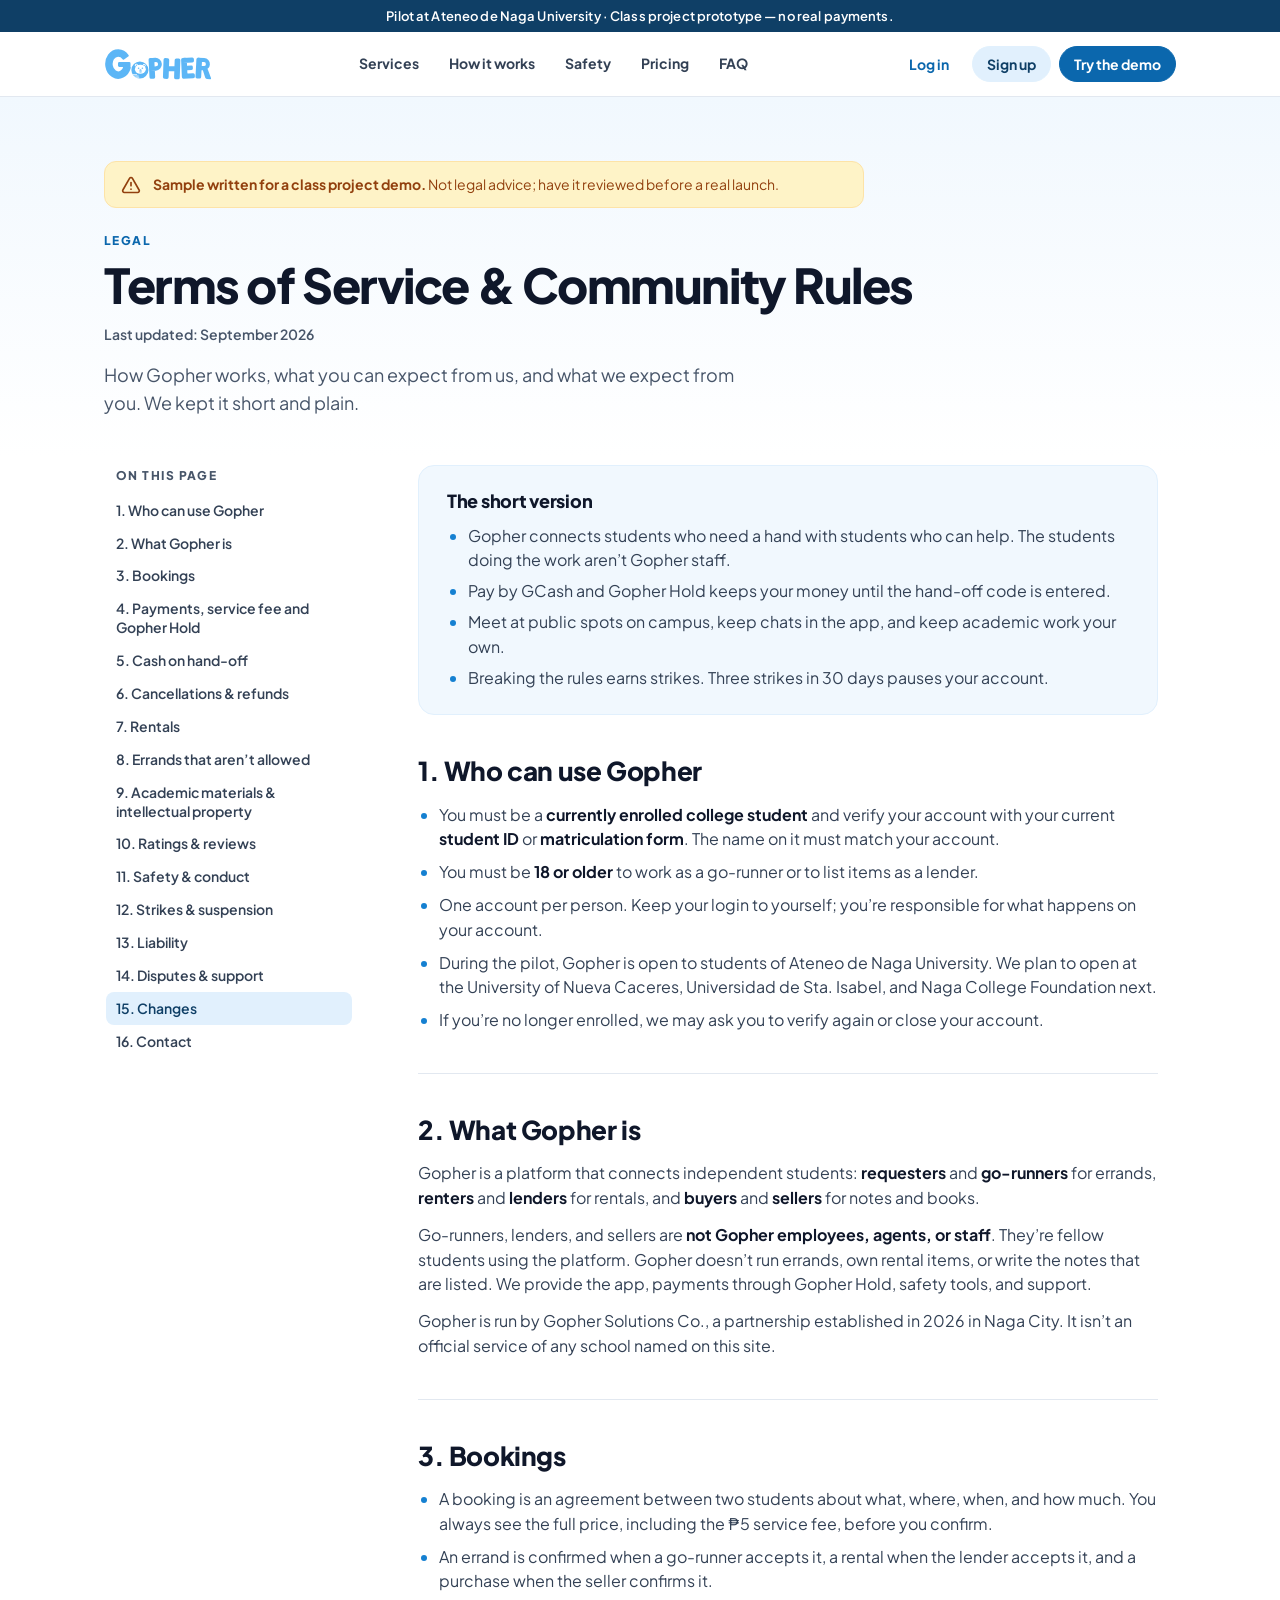
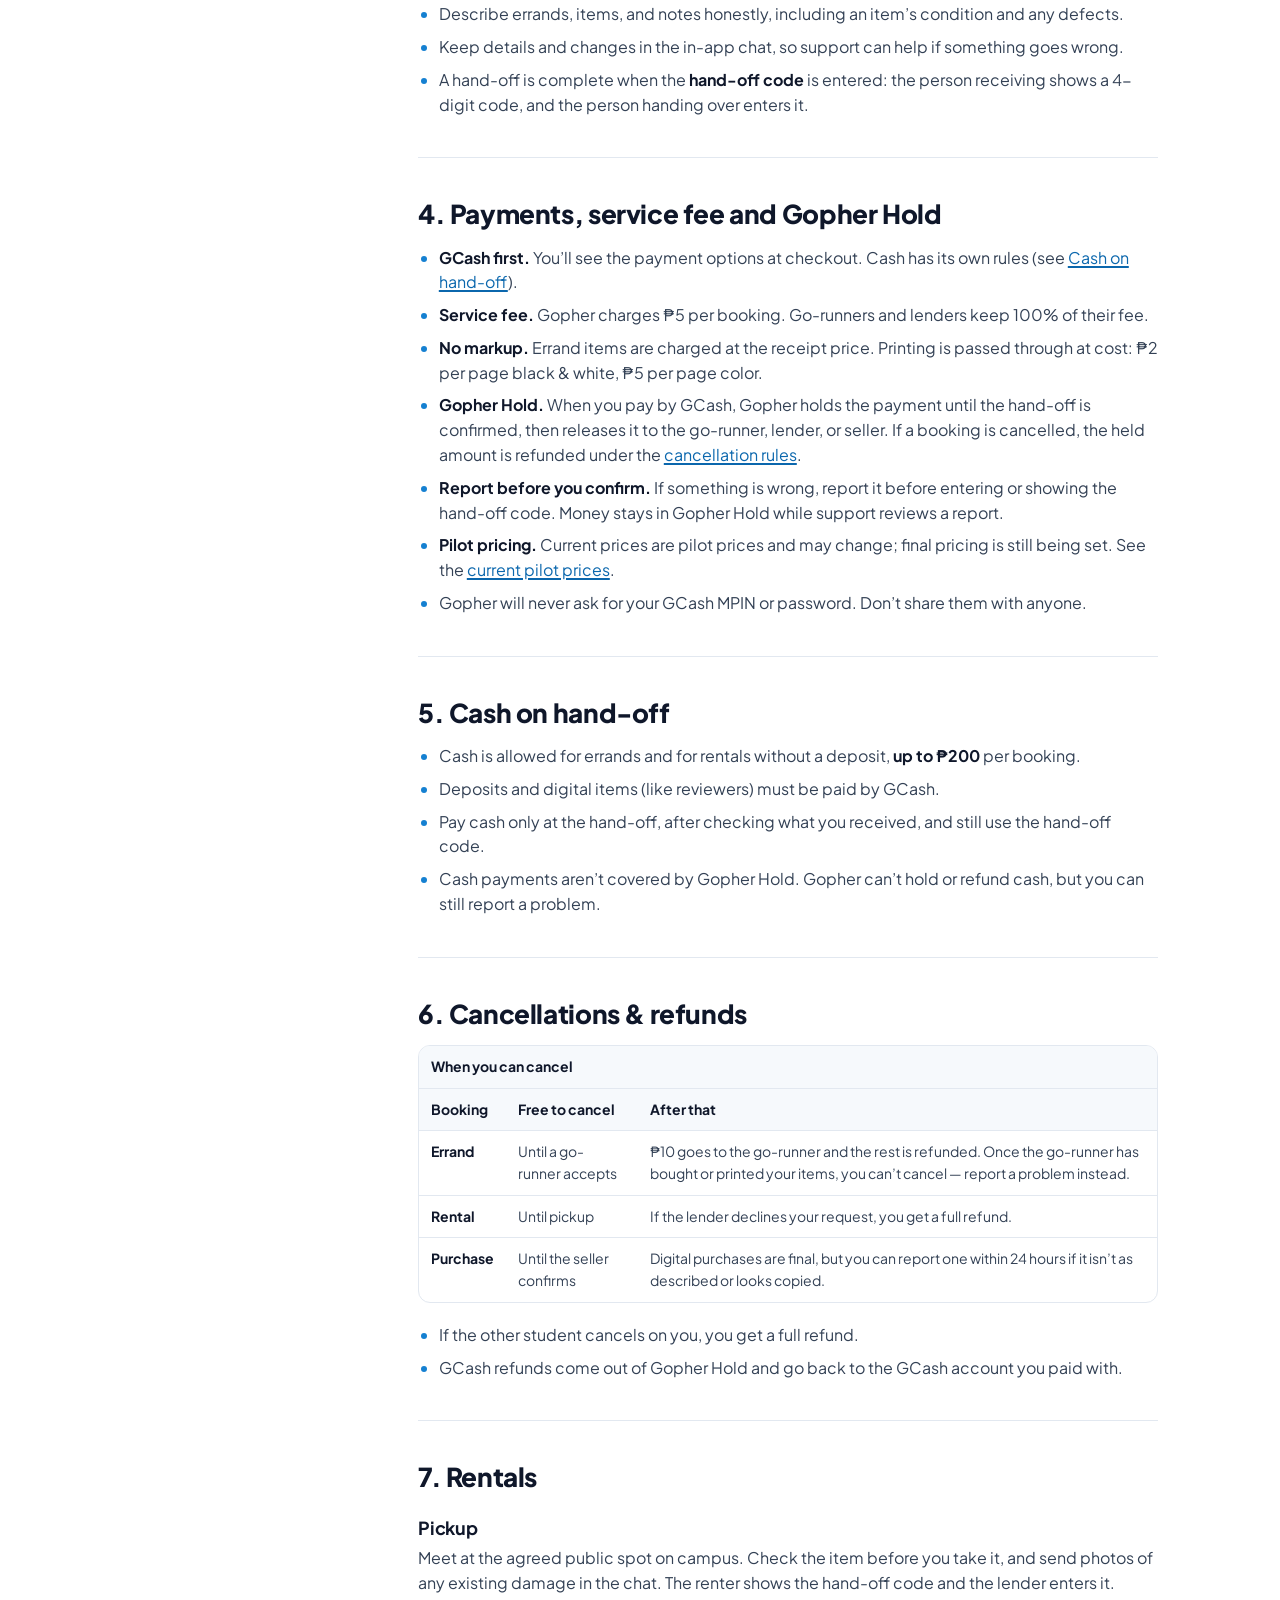
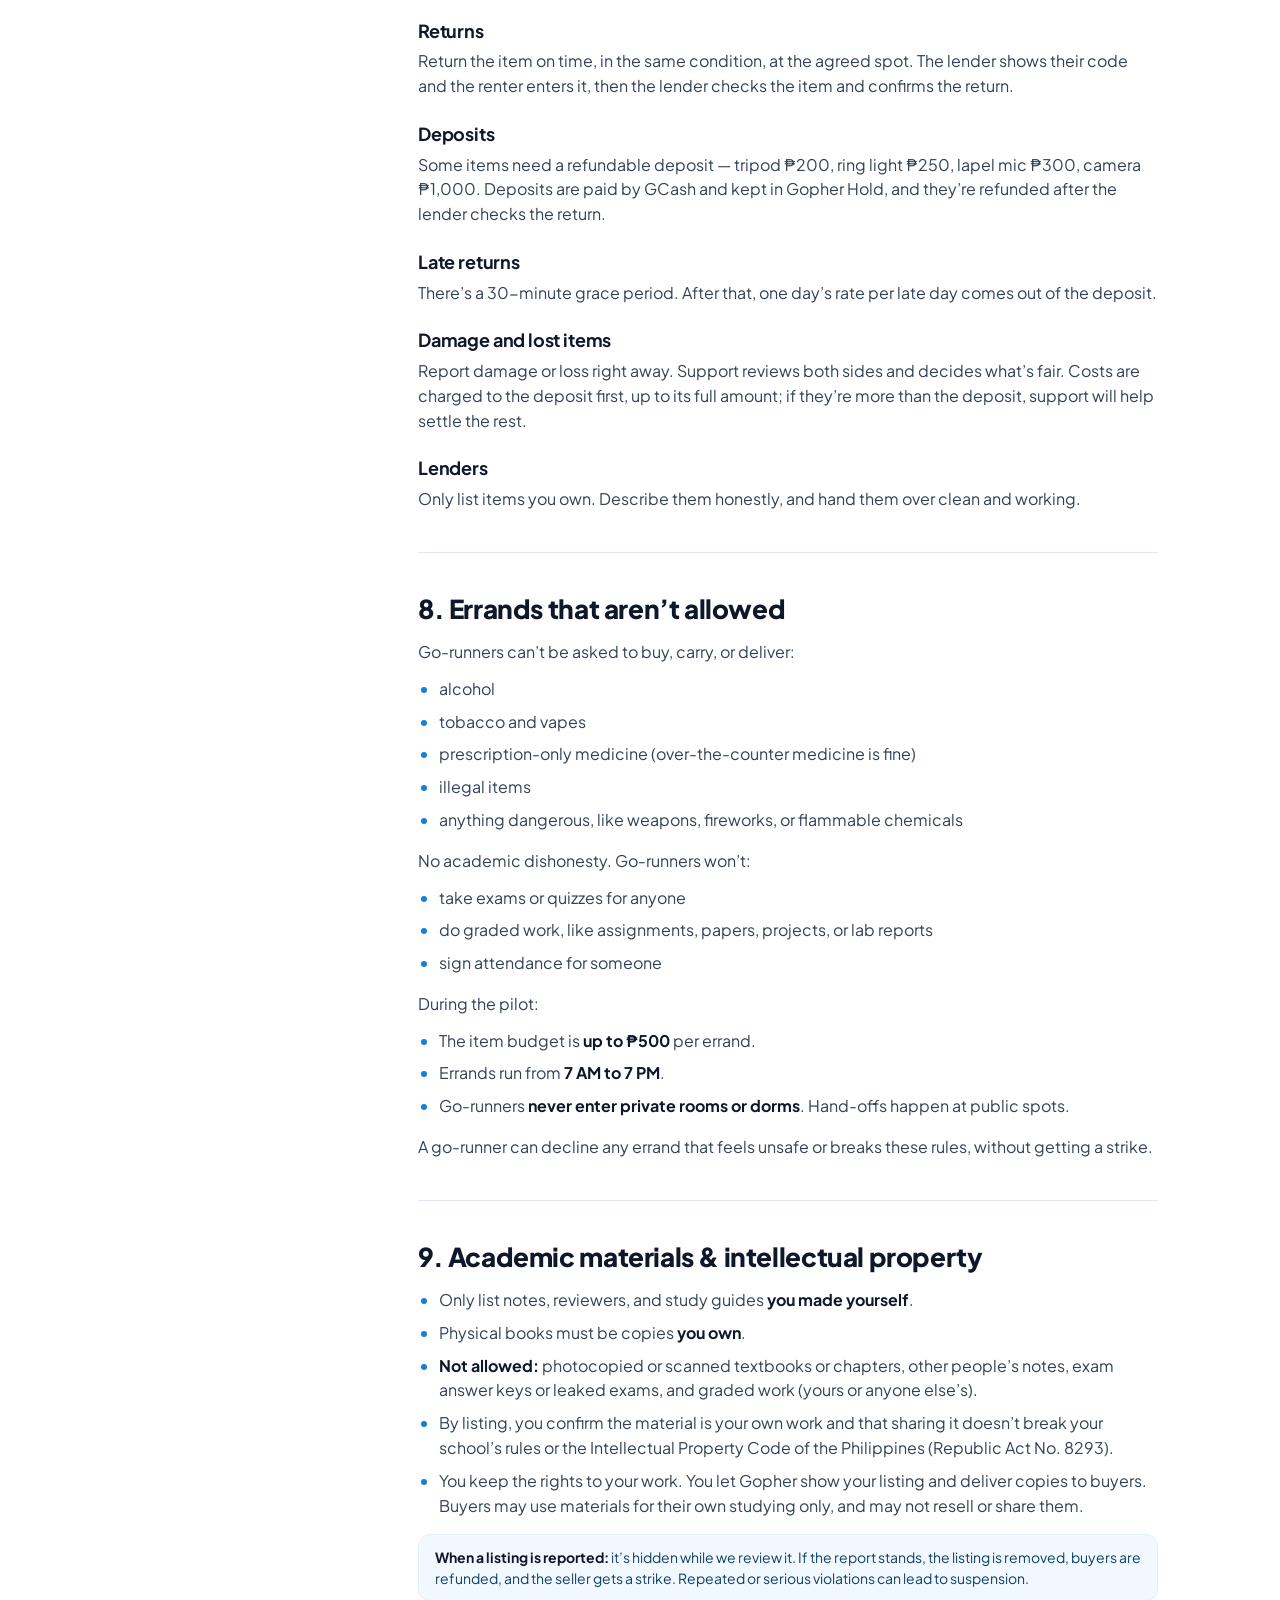
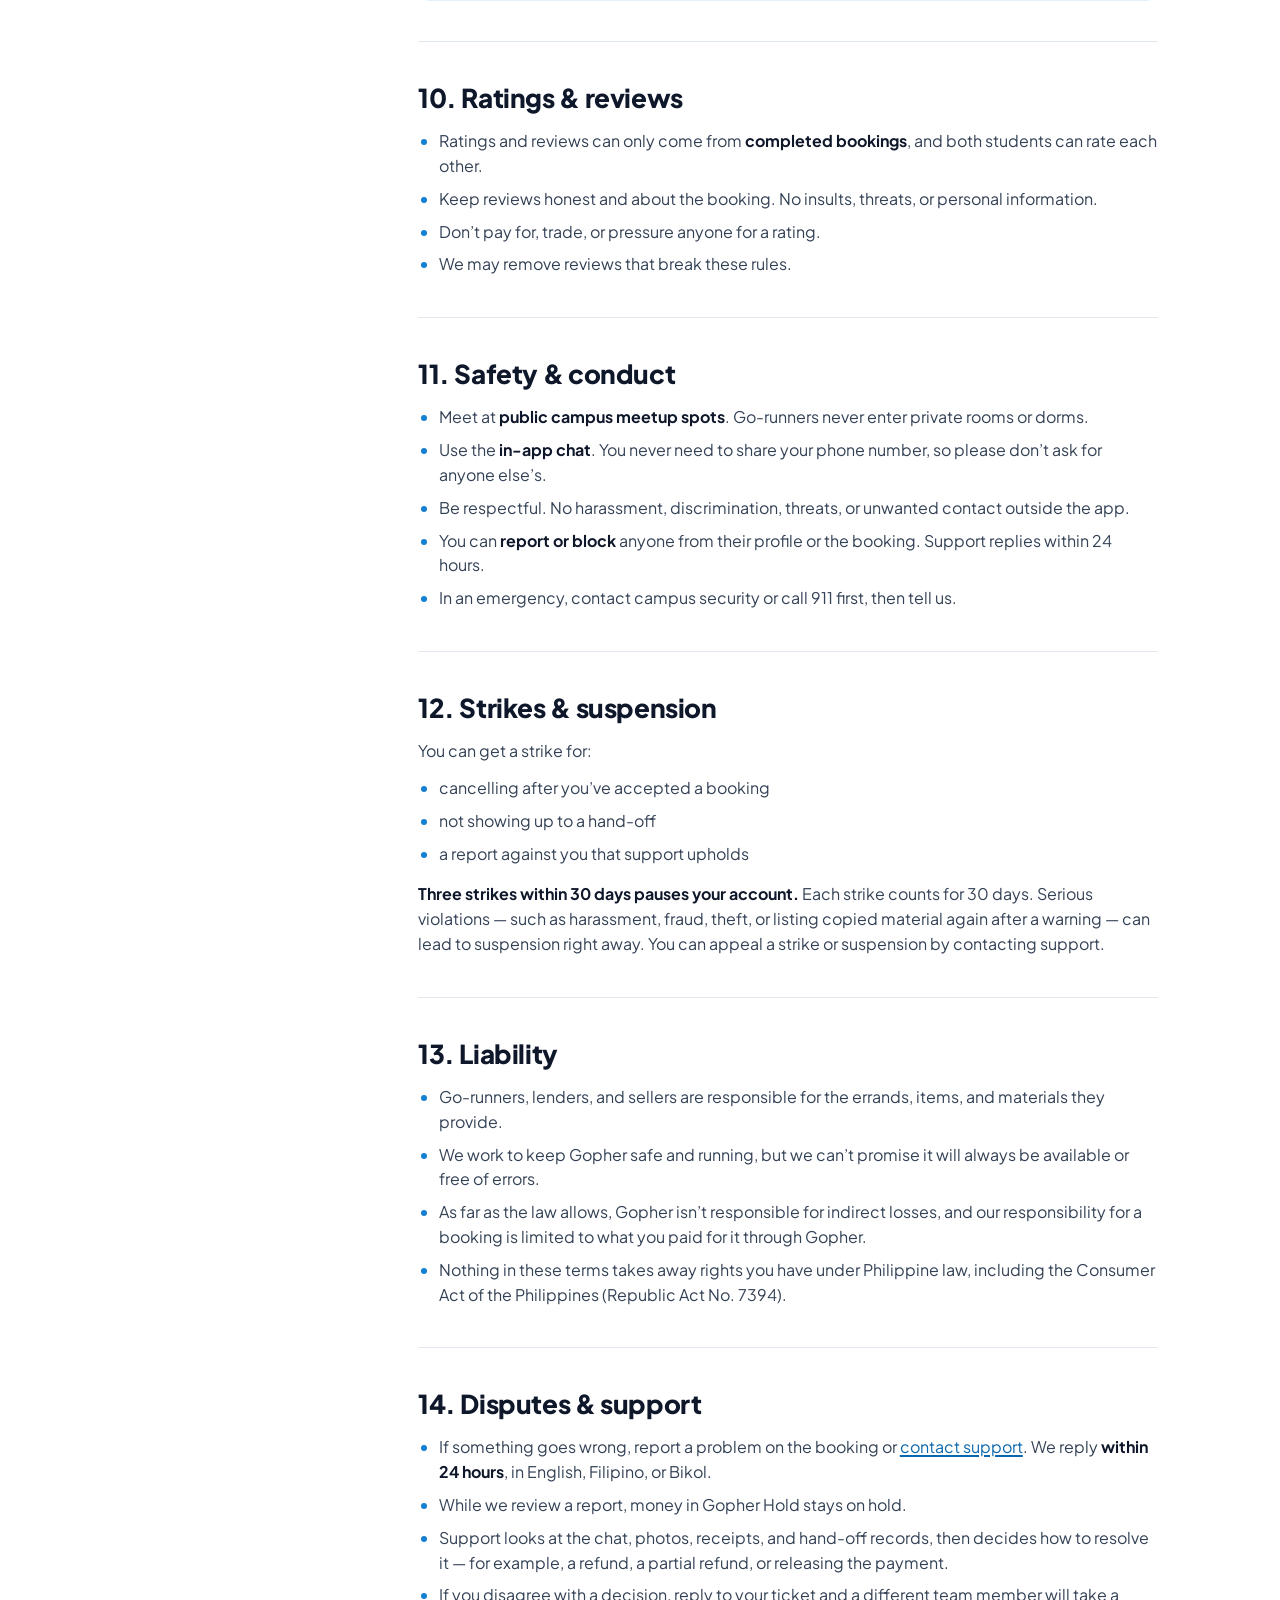
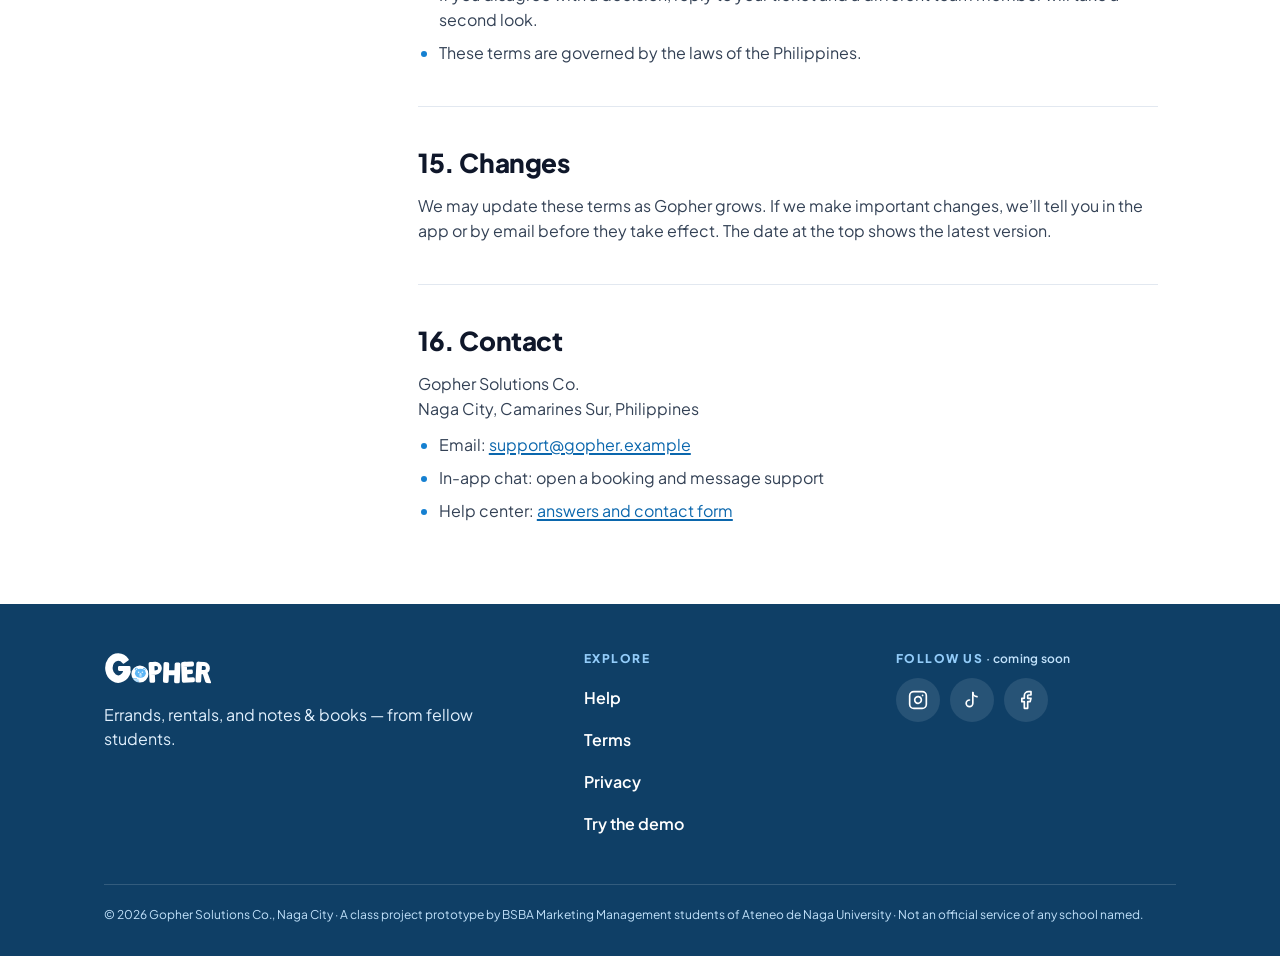
<file: terms.html>
<!doctype html>
<html lang="en">
<head>
  <meta charset="utf-8">
  <meta name="viewport" content="width=device-width, initial-scale=1, viewport-fit=cover">
  <title>Terms of Service &amp; Community Rules — Gopher</title>
  <meta name="description" content="Gopher’s Terms of Service and Community Rules: who can use Gopher, bookings, payments and Gopher Hold, cancellations, rentals, errands that aren’t allowed, academic materials, safety, and strikes.">
  <meta name="theme-color" content="#5CB6F6">
  <meta property="og:type" content="website">
  <meta property="og:site_name" content="Gopher">
  <meta property="og:title" content="Terms of Service &amp; Community Rules — Gopher">
  <meta property="og:description" content="How Gopher works, what you can expect from us, and what we expect from you.">
  <meta property="og:image" content="assets/brand/gopher-logo.png">
  <meta property="og:image:alt" content="Gopher logo">
  <link rel="icon" href="assets/favicon.svg" type="image/svg+xml">
  <link rel="alternate icon" href="assets/favicon-32.png" type="image/png">
  <link rel="apple-touch-icon" href="assets/apple-touch-icon.png">
  <script src="js/diag.js"></script>
  <link rel="stylesheet" href="css/tokens.css">
  <link rel="stylesheet" href="css/base.css">
  <link rel="stylesheet" href="css/components.css">
  <link rel="stylesheet" href="css/site.css">
  <noscript><style>.nav-toggle { display: none; } .site-nav { display: block; }</style></noscript>
  <script src="js/site.js" defer></script>
</head>
<body>
  <a class="skip-link" href="#main">Skip to content</a>

  <aside class="topbar" aria-label="Prototype notice">
    <div class="container">
      <p>Pilot at Ateneo de Naga University · Class project prototype — no real payments.</p>
    </div>
  </aside>

  <header class="site-header">
    <div class="container header-inner">
      <a class="brand" href="index.html"><img src="assets/brand/logo.svg" alt="Gopher" width="109" height="32"></a>
      <button class="btn nav-toggle" type="button" aria-expanded="false" aria-controls="site-nav"><svg class="icon" width="22" height="22" viewBox="0 0 24 24" fill="none" stroke="currentColor" stroke-width="2" stroke-linecap="round" stroke-linejoin="round" aria-hidden="true" focusable="false"><path d="M4 5h16"/><path d="M4 12h16"/><path d="M4 19h16"/></svg><span class="sr-only">Menu</span></button>
      <nav class="site-nav" id="site-nav" aria-label="Main">
        <ul>
          <li><a href="index.html#services">Services</a></li>
          <li><a href="index.html#how-it-works">How it works</a></li>
          <li><a href="index.html#safety">Safety</a></li>
          <li><a href="index.html#pricing">Pricing</a></li>
          <li><a href="index.html#faq">FAQ</a></li>
          <li class="nav-demo"><a href="app.html">Try the demo</a></li>
        </ul>
      </nav>
      <div class="header-actions">
        <a class="btn btn-ghost btn-sm header-login" href="app.html#/login">Log in</a>
        <a class="btn btn-soft btn-sm header-signup" href="app.html#/signup">Sign up</a>
        <a class="btn btn-primary btn-sm header-cta" href="app.html">Try the demo</a>
      </div>
    </div>
  </header>

  <main id="main">
    <section class="page-hero" aria-labelledby="page-title">
      <div class="container">
        <div class="notice notice-warn demo-banner" role="note">
          <svg class="icon" width="20" height="20" viewBox="0 0 24 24" fill="none" stroke="currentColor" stroke-width="2" stroke-linecap="round" stroke-linejoin="round" aria-hidden="true" focusable="false"><path d="m21.73 18-8-14a2 2 0 0 0-3.48 0l-8 14A2 2 0 0 0 4 21h16a2 2 0 0 0 1.73-3"/><path d="M12 9v4"/><path d="M12 17h.01"/></svg>
          <p><strong>Sample written for a class project demo.</strong> Not legal advice; have it reviewed before a real launch.</p>
        </div>
        <p class="eyebrow">Legal</p>
        <h1 id="page-title">Terms of Service &amp; Community Rules</h1>
        <p class="updated">Last updated: September 2026</p>
        <p class="lead">How Gopher works, what you can expect from us, and what we expect from you. We kept it short and plain.</p>
      </div>
    </section>

    <div class="container doc-layout">
      <nav class="toc" aria-label="On this page">
        <details class="toc-mobile">
          <summary>On this page</summary>
          <ol>
              <li><a href="#who-can-use">1. Who can use Gopher</a></li>
              <li><a href="#what-gopher-is">2. What Gopher is</a></li>
              <li><a href="#bookings">3. Bookings</a></li>
              <li><a href="#payments">4. Payments, service fee and Gopher Hold</a></li>
              <li><a href="#cash">5. Cash on hand-off</a></li>
              <li><a href="#cancellations">6. Cancellations &amp; refunds</a></li>
              <li><a href="#rentals">7. Rentals</a></li>
              <li><a href="#not-allowed">8. Errands that aren’t allowed</a></li>
              <li><a href="#academic-materials">9. Academic materials &amp; intellectual property</a></li>
              <li><a href="#ratings">10. Ratings &amp; reviews</a></li>
              <li><a href="#safety">11. Safety &amp; conduct</a></li>
              <li><a href="#strikes">12. Strikes &amp; suspension</a></li>
              <li><a href="#liability">13. Liability</a></li>
              <li><a href="#disputes">14. Disputes &amp; support</a></li>
              <li><a href="#changes">15. Changes</a></li>
              <li><a href="#contact">16. Contact</a></li>
          </ol>
        </details>
        <div class="toc-desktop">
          <p class="toc-title">On this page</p>
          <ol>
            <li><a href="#who-can-use">1. Who can use Gopher</a></li>
            <li><a href="#what-gopher-is">2. What Gopher is</a></li>
            <li><a href="#bookings">3. Bookings</a></li>
            <li><a href="#payments">4. Payments, service fee and Gopher Hold</a></li>
            <li><a href="#cash">5. Cash on hand-off</a></li>
            <li><a href="#cancellations">6. Cancellations &amp; refunds</a></li>
            <li><a href="#rentals">7. Rentals</a></li>
            <li><a href="#not-allowed">8. Errands that aren’t allowed</a></li>
            <li><a href="#academic-materials">9. Academic materials &amp; intellectual property</a></li>
            <li><a href="#ratings">10. Ratings &amp; reviews</a></li>
            <li><a href="#safety">11. Safety &amp; conduct</a></li>
            <li><a href="#strikes">12. Strikes &amp; suspension</a></li>
            <li><a href="#liability">13. Liability</a></li>
            <li><a href="#disputes">14. Disputes &amp; support</a></li>
            <li><a href="#changes">15. Changes</a></li>
            <li><a href="#contact">16. Contact</a></li>
          </ol>
        </div>
      </nav>

      <article class="prose">
        <div class="summary-box">
          <h2>The short version</h2>
          <ul>
            <li>Gopher connects students who need a hand with students who can help. The students doing the work aren’t Gopher staff.</li>
            <li>Pay by GCash and Gopher Hold keeps your money until the hand-off code is entered.</li>
            <li>Meet at public spots on campus, keep chats in the app, and keep academic work your own.</li>
            <li>Breaking the rules earns strikes. Three strikes in 30 days pauses your account.</li>
          </ul>
        </div>

        <section id="who-can-use" aria-labelledby="who-can-use-title">
          <h2 id="who-can-use-title">1. Who can use Gopher</h2>
          <ul>
            <li>You must be a <strong>currently enrolled college student</strong> and verify your account with your current <strong>student ID</strong> or <strong>matriculation form</strong>. The name on it must match your account.</li>
            <li>You must be <strong>18 or older</strong> to work as a go-runner or to list items as a lender.</li>
            <li>One account per person. Keep your login to yourself; you’re responsible for what happens on your account.</li>
            <li>During the pilot, Gopher is open to students of Ateneo de Naga University. We plan to open at the University of Nueva Caceres, Universidad de Sta. Isabel, and Naga College Foundation next.</li>
            <li>If you’re no longer enrolled, we may ask you to verify again or close your account.</li>
          </ul>
        </section>

        <section id="what-gopher-is" aria-labelledby="what-gopher-is-title">
          <h2 id="what-gopher-is-title">2. What Gopher is</h2>
          <p>Gopher is a platform that connects independent students: <strong>requesters</strong> and <strong>go-runners</strong> for errands, <strong>renters</strong> and <strong>lenders</strong> for rentals, and <strong>buyers</strong> and <strong>sellers</strong> for notes and books.</p>
          <p>Go-runners, lenders, and sellers are <strong>not Gopher employees, agents, or staff</strong>. They’re fellow students using the platform. Gopher doesn’t run errands, own rental items, or write the notes that are listed. We provide the app, payments through Gopher Hold, safety tools, and support.</p>
          <p>Gopher is run by Gopher Solutions Co., a partnership established in 2026 in Naga City. It isn’t an official service of any school named on this site.</p>
        </section>

        <section id="bookings" aria-labelledby="bookings-title">
          <h2 id="bookings-title">3. Bookings</h2>
          <ul>
            <li>A booking is an agreement between two students about what, where, when, and how much. You always see the full price, including the ₱5 service fee, before you confirm.</li>
            <li>An errand is confirmed when a go-runner accepts it, a rental when the lender accepts it, and a purchase when the seller confirms it.</li>
            <li>Describe errands, items, and notes honestly, including an item’s condition and any defects.</li>
            <li>Keep details and changes in the in-app chat, so support can help if something goes wrong.</li>
            <li>A hand-off is complete when the <strong>hand-off code</strong> is entered: the person receiving shows a 4-digit code, and the person handing over enters it.</li>
          </ul>
        </section>

        <section id="payments" aria-labelledby="payments-title">
          <h2 id="payments-title">4. Payments, service fee and Gopher Hold</h2>
          <ul>
            <li><strong>GCash first.</strong> You’ll see the payment options at checkout. Cash has its own rules (see <a href="#cash">Cash on hand-off</a>).</li>
            <li><strong>Service fee.</strong> Gopher charges ₱5 per booking. Go-runners and lenders keep 100% of their fee.</li>
            <li><strong>No markup.</strong> Errand items are charged at the receipt price. Printing is passed through at cost: ₱2 per page black &amp; white, ₱5 per page color.</li>
            <li><strong>Gopher Hold.</strong> When you pay by GCash, Gopher holds the payment until the hand-off is confirmed, then releases it to the go-runner, lender, or seller. If a booking is cancelled, the held amount is refunded under the <a href="#cancellations">cancellation rules</a>.</li>
            <li><strong>Report before you confirm.</strong> If something is wrong, report it before entering or showing the hand-off code. Money stays in Gopher Hold while support reviews a report.</li>
            <li><strong>Pilot pricing.</strong> Current prices are pilot prices and may change; final pricing is still being set. See the <a href="index.html#pricing">current pilot prices</a>.</li>
            <li>Gopher will never ask for your GCash MPIN or password. Don’t share them with anyone.</li>
          </ul>
        </section>

        <section id="cash" aria-labelledby="cash-title">
          <h2 id="cash-title">5. Cash on hand-off</h2>
          <ul>
            <li>Cash is allowed for errands and for rentals without a deposit, <strong>up to ₱200</strong> per booking.</li>
            <li>Deposits and digital items (like reviewers) must be paid by GCash.</li>
            <li>Pay cash only at the hand-off, after checking what you received, and still use the hand-off code.</li>
            <li>Cash payments aren’t covered by Gopher Hold. Gopher can’t hold or refund cash, but you can still report a problem.</li>
          </ul>
        </section>

        <section id="cancellations" aria-labelledby="cancellations-title">
          <h2 id="cancellations-title">6. Cancellations &amp; refunds</h2>
          <div class="table-wrap">
            <table>
              <caption>When you can cancel</caption>
              <thead>
                <tr><th scope="col">Booking</th><th scope="col">Free to cancel</th><th scope="col">After that</th></tr>
              </thead>
              <tbody>
                <tr>
                  <th scope="row">Errand</th>
                  <td>Until a go-runner accepts</td>
                  <td>₱10 goes to the go-runner and the rest is refunded. Once the go-runner has bought or printed your items, you can’t cancel — report a problem instead.</td>
                </tr>
                <tr>
                  <th scope="row">Rental</th>
                  <td>Until pickup</td>
                  <td>If the lender declines your request, you get a full refund.</td>
                </tr>
                <tr>
                  <th scope="row">Purchase</th>
                  <td>Until the seller confirms</td>
                  <td>Digital purchases are final, but you can report one within 24 hours if it isn’t as described or looks copied.</td>
                </tr>
              </tbody>
            </table>
          </div>
          <ul>
            <li>If the other student cancels on you, you get a full refund.</li>
            <li>GCash refunds come out of Gopher Hold and go back to the GCash account you paid with.</li>
          </ul>
        </section>

        <section id="rentals" aria-labelledby="rentals-title">
          <h2 id="rentals-title">7. Rentals</h2>
          <h3>Pickup</h3>
          <p>Meet at the agreed public spot on campus. Check the item before you take it, and send photos of any existing damage in the chat. The renter shows the hand-off code and the lender enters it.</p>
          <h3>Returns</h3>
          <p>Return the item on time, in the same condition, at the agreed spot. The lender shows their code and the renter enters it, then the lender checks the item and confirms the return.</p>
          <h3>Deposits</h3>
          <p>Some items need a refundable deposit — tripod ₱200, ring light ₱250, lapel mic ₱300, camera ₱1,000. Deposits are paid by GCash and kept in Gopher Hold, and they’re refunded after the lender checks the return.</p>
          <h3>Late returns</h3>
          <p>There’s a 30-minute grace period. After that, one day’s rate per late day comes out of the deposit.</p>
          <h3>Damage and lost items</h3>
          <p>Report damage or loss right away. Support reviews both sides and decides what’s fair. Costs are charged to the deposit first, up to its full amount; if they’re more than the deposit, support will help settle the rest.</p>
          <h3>Lenders</h3>
          <p>Only list items you own. Describe them honestly, and hand them over clean and working.</p>
        </section>

        <section id="not-allowed" aria-labelledby="not-allowed-title">
          <h2 id="not-allowed-title">8. Errands that aren’t allowed</h2>
          <p>Go-runners can’t be asked to buy, carry, or deliver:</p>
          <ul>
            <li>alcohol</li>
            <li>tobacco and vapes</li>
            <li>prescription-only medicine (over-the-counter medicine is fine)</li>
            <li>illegal items</li>
            <li>anything dangerous, like weapons, fireworks, or flammable chemicals</li>
          </ul>
          <p>No academic dishonesty. Go-runners won’t:</p>
          <ul>
            <li>take exams or quizzes for anyone</li>
            <li>do graded work, like assignments, papers, projects, or lab reports</li>
            <li>sign attendance for someone</li>
          </ul>
          <p>During the pilot:</p>
          <ul>
            <li>The item budget is <strong>up to ₱500</strong> per errand.</li>
            <li>Errands run from <strong>7 AM to 7 PM</strong>.</li>
            <li>Go-runners <strong>never enter private rooms or dorms</strong>. Hand-offs happen at public spots.</li>
          </ul>
          <p>A go-runner can decline any errand that feels unsafe or breaks these rules, without getting a strike.</p>
        </section>

        <section id="academic-materials" aria-labelledby="academic-materials-title">
          <h2 id="academic-materials-title">9. Academic materials &amp; intellectual property</h2>
          <ul>
            <li>Only list notes, reviewers, and study guides <strong>you made yourself</strong>.</li>
            <li>Physical books must be copies <strong>you own</strong>.</li>
            <li><strong>Not allowed:</strong> photocopied or scanned textbooks or chapters, other people’s notes, exam answer keys or leaked exams, and graded work (yours or anyone else’s).</li>
            <li>By listing, you confirm the material is your own work and that sharing it doesn’t break your school’s rules or the Intellectual Property Code of the Philippines (Republic Act No. 8293).</li>
            <li>You keep the rights to your work. You let Gopher show your listing and deliver copies to buyers. Buyers may use materials for their own studying only, and may not resell or share them.</li>
          </ul>
          <div class="notice" role="note">
            <p><strong>When a listing is reported:</strong> it’s hidden while we review it. If the report stands, the listing is removed, buyers are refunded, and the seller gets a strike. Repeated or serious violations can lead to suspension.</p>
          </div>
        </section>

        <section id="ratings" aria-labelledby="ratings-title">
          <h2 id="ratings-title">10. Ratings &amp; reviews</h2>
          <ul>
            <li>Ratings and reviews can only come from <strong>completed bookings</strong>, and both students can rate each other.</li>
            <li>Keep reviews honest and about the booking. No insults, threats, or personal information.</li>
            <li>Don’t pay for, trade, or pressure anyone for a rating.</li>
            <li>We may remove reviews that break these rules.</li>
          </ul>
        </section>

        <section id="safety" aria-labelledby="safety-title">
          <h2 id="safety-title">11. Safety &amp; conduct</h2>
          <ul>
            <li>Meet at <strong>public campus meetup spots</strong>. Go-runners never enter private rooms or dorms.</li>
            <li>Use the <strong>in-app chat</strong>. You never need to share your phone number, so please don’t ask for anyone else’s.</li>
            <li>Be respectful. No harassment, discrimination, threats, or unwanted contact outside the app.</li>
            <li>You can <strong>report or block</strong> anyone from their profile or the booking. Support replies within 24 hours.</li>
            <li>In an emergency, contact campus security or call 911 first, then tell us.</li>
          </ul>
        </section>

        <section id="strikes" aria-labelledby="strikes-title">
          <h2 id="strikes-title">12. Strikes &amp; suspension</h2>
          <p>You can get a strike for:</p>
          <ul>
            <li>cancelling after you’ve accepted a booking</li>
            <li>not showing up to a hand-off</li>
            <li>a report against you that support upholds</li>
          </ul>
          <p><strong>Three strikes within 30 days pauses your account.</strong> Each strike counts for 30 days. Serious violations — such as harassment, fraud, theft, or listing copied material again after a warning — can lead to suspension right away. You can appeal a strike or suspension by contacting support.</p>
        </section>

        <section id="liability" aria-labelledby="liability-title">
          <h2 id="liability-title">13. Liability</h2>
          <ul>
            <li>Go-runners, lenders, and sellers are responsible for the errands, items, and materials they provide.</li>
            <li>We work to keep Gopher safe and running, but we can’t promise it will always be available or free of errors.</li>
            <li>As far as the law allows, Gopher isn’t responsible for indirect losses, and our responsibility for a booking is limited to what you paid for it through Gopher.</li>
            <li>Nothing in these terms takes away rights you have under Philippine law, including the Consumer Act of the Philippines (Republic Act No. 7394).</li>
          </ul>
        </section>

        <section id="disputes" aria-labelledby="disputes-title">
          <h2 id="disputes-title">14. Disputes &amp; support</h2>
          <ul>
            <li>If something goes wrong, report a problem on the booking or <a href="help.html#contact">contact support</a>. We reply <strong>within 24 hours</strong>, in English, Filipino, or Bikol.</li>
            <li>While we review a report, money in Gopher Hold stays on hold.</li>
            <li>Support looks at the chat, photos, receipts, and hand-off records, then decides how to resolve it — for example, a refund, a partial refund, or releasing the payment.</li>
            <li>If you disagree with a decision, reply to your ticket and a different team member will take a second look.</li>
            <li>These terms are governed by the laws of the Philippines.</li>
          </ul>
        </section>

        <section id="changes" aria-labelledby="changes-title">
          <h2 id="changes-title">15. Changes</h2>
          <p>We may update these terms as Gopher grows. If we make important changes, we’ll tell you in the app or by email before they take effect. The date at the top shows the latest version.</p>
        </section>

        <section id="contact" aria-labelledby="contact-title">
          <h2 id="contact-title">16. Contact</h2>
          <p>Gopher Solutions Co.<br>Naga City, Camarines Sur, Philippines</p>
          <ul>
            <li>Email: <a href="mailto:support@gopher.example">support@gopher.example</a></li>
            <li>In-app chat: open a booking and message support</li>
            <li>Help center: <a href="help.html">answers and contact form</a></li>
          </ul>
        </section>
      </article>
    </div>
  </main>

  <footer class="site-footer">
    <div class="container">
      <div class="footer-top">
        <div class="footer-brand">
          <a class="brand" href="index.html"><img src="assets/brand/logo-white.svg" alt="Gopher" width="109" height="32"></a>
          <p>Errands, rentals, and notes &amp; books — from fellow students.</p>
        </div>
        <nav class="footer-nav" aria-label="Footer">
          <h2 class="footer-title">Explore</h2>
          <ul>
            <li><a href="help.html">Help</a></li>
            <li><a href="terms.html" aria-current="page">Terms</a></li>
            <li><a href="privacy.html">Privacy</a></li>
            <li><a href="app.html">Try the demo</a></li>
          </ul>
        </nav>
        <div class="footer-social">
          <h2 class="footer-title">Follow us <span>· coming soon</span></h2>
          <ul class="social">
            <li><a href="#" data-soon aria-label="Instagram (coming soon)"><svg class="icon" width="20" height="20" viewBox="0 0 24 24" fill="none" stroke="currentColor" stroke-width="2" stroke-linecap="round" stroke-linejoin="round" aria-hidden="true" focusable="false"><rect width="20" height="20" x="2" y="2" rx="5" ry="5"/><path d="M16 11.37A4 4 0 1 1 12.63 8 4 4 0 0 1 16 11.37z"/><path d="M17.5 6.5h.01"/></svg></a></li>
            <li><a href="#" data-soon aria-label="TikTok (coming soon)"><svg class="icon" width="20" height="20" viewBox="0 0 24 24" fill="none" stroke="currentColor" stroke-width="2" stroke-linecap="round" stroke-linejoin="round" aria-hidden="true" focusable="false"><path d="M13 3v13a4 4 0 1 1-4-4"/><path d="M13 3a5 5 0 0 0 5 5"/></svg></a></li>
            <li><a href="#" data-soon aria-label="Facebook (coming soon)"><svg class="icon" width="20" height="20" viewBox="0 0 24 24" fill="none" stroke="currentColor" stroke-width="2" stroke-linecap="round" stroke-linejoin="round" aria-hidden="true" focusable="false"><path d="M18 2h-3a5 5 0 0 0-5 5v3H7v4h3v8h4v-8h3l1-4h-4V7a1 1 0 0 1 1-1h3z"/></svg></a></li>
          </ul>
        </div>
      </div>
      <p class="footer-legal">© <span data-year>2026</span> Gopher Solutions Co., Naga City · A class project prototype by BSBA Marketing Management students of Ateneo de Naga University · Not an official service of any school named.</p>
    </div>
  </footer>
</body>
</html>
</file>
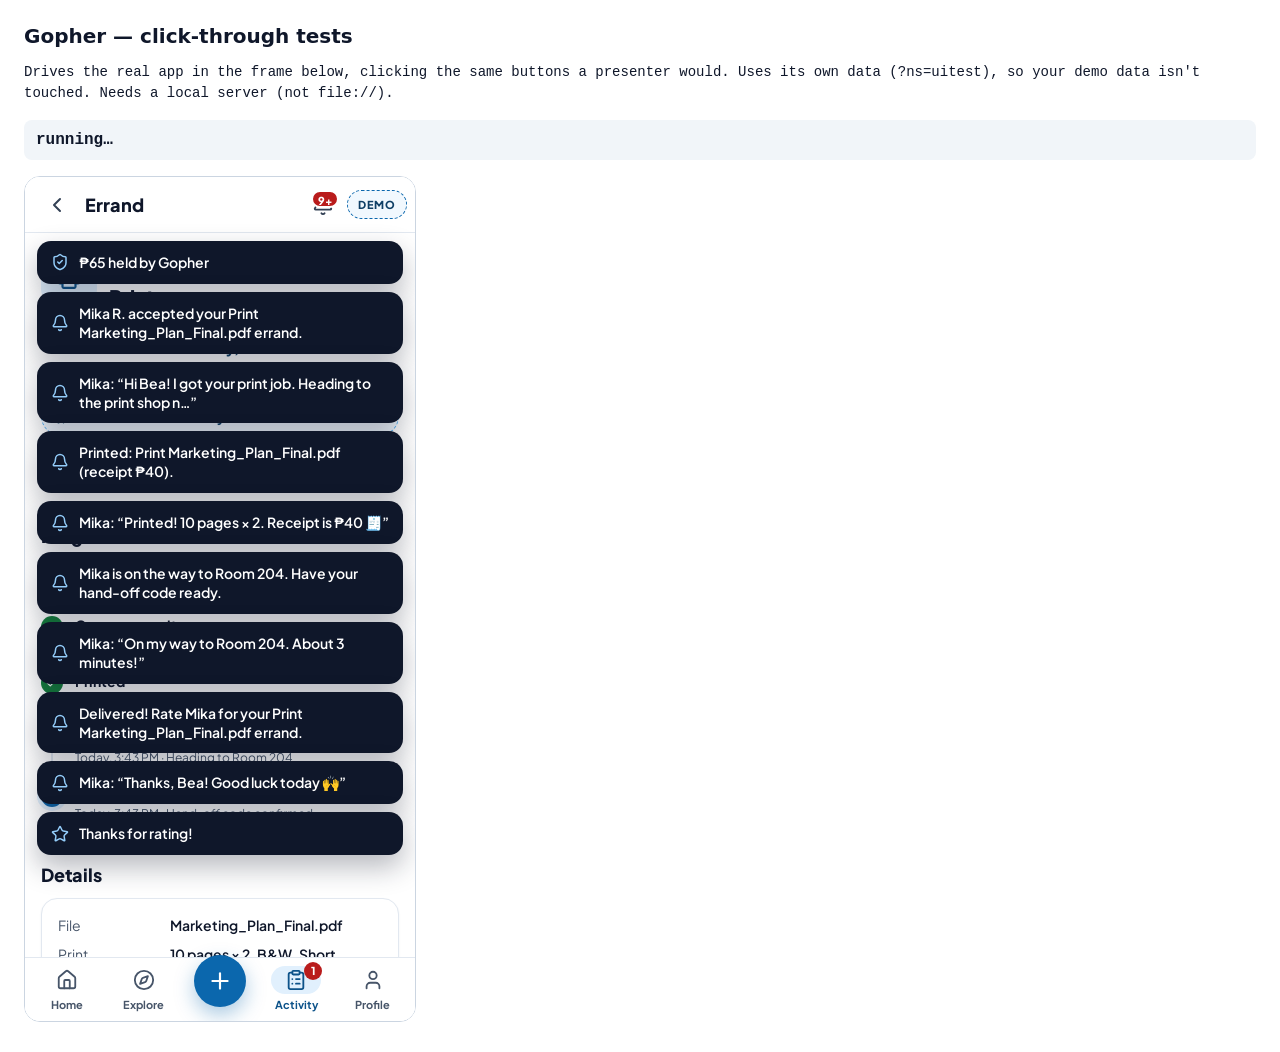
<file: tests-ui.html>
<!doctype html>
<html lang="en">
<head>
  <meta charset="utf-8">
  <meta name="viewport" content="width=device-width, initial-scale=1">
  <title>Gopher click-through tests</title>
  <meta name="robots" content="noindex">
  <script src="js/diag.js"></script>
  <style>
    body { font: 14px/1.5 ui-monospace, Menlo, monospace; margin: 24px; color: #0F172A; }
    h1 { font: 800 20px system-ui, sans-serif; }
    .pass { color: #15803D; } .fail { color: #B91C1C; font-weight: 700; }
    #summary { font-size: 16px; font-weight: 700; padding: 8px 12px; border-radius: 8px; background: #F1F5F9; }
    iframe { width: 390px; height: 844px; border: 1px solid #CBD5E1; border-radius: 16px; }
  </style>
</head>
<body>
  <h1>Gopher — click-through tests</h1>
  <p>Drives the real app in the frame below, clicking the same buttons a presenter would. Uses its own data (<code>?ns=uitest</code>), so your demo data isn't touched. Needs a local server (not file://).</p>
  <pre id="summary">running…</pre>
  <ol id="results"></ol>
  <iframe id="app" title="Gopher app under test"></iframe>
  <script>
  (async function () {
    'use strict';
    const frame = document.getElementById('app');
    const results = [];
    const sleep = (ms) => new Promise((r) => setTimeout(r, ms));
    const W = () => frame.contentWindow;
    const D = () => frame.contentDocument;
    const $ = (sel) => D().querySelector(sel);
    const $$ = (sel) => Array.from(D().querySelectorAll(sel));

    async function waitFor(fn, what, ms) {
      const end = Date.now() + (ms || 8000);
      for (;;) {
        let v;
        try { v = fn(); } catch (e) { v = null; }
        if (v) return v;
        if (Date.now() > end) throw new Error('timed out waiting for ' + what);
        await sleep(50);
      }
    }
    async function load(query, hash) {
      frame.src = 'about:blank';
      await sleep(30);
      frame.src = 'app.html?ns=uitest&reset=1&sim=manual&' + query + hash;
      await waitFor(() => D() && D().documentElement.classList.contains('booted') && D().documentElement.dataset.viewReady, 'app to boot');
    }
    async function route(name) {
      await waitFor(() => D().documentElement.dataset.viewReady === name, 'screen ' + name);
      await sleep(30);
    }
    function click(target, what) {
      const el = typeof target === 'string' ? $(open(target)) : target;
      if (!el) throw new Error('missing ' + (what || target));
      el.click();
    }
    // Sheets that are closing stay in the page for a moment; only look inside open ones.
    const open = (sel) => sel.replace(/\.sheet\b/g, '.sheet-wrap:not(.is-closing) .sheet');
    const byText = (sel, text) => $$(open(sel)).find((el) => el.textContent.replace(/\s+/g, ' ').includes(text));
    async function clickText(sel, text) {
      const el = await waitFor(() => byText(sel, text), '"' + text + '"');
      el.click();
      await sleep(40);
    }
    const pill = () => ($('[data-region="head"] .pill') || {}).textContent || '';
    async function status(text) { await waitFor(() => pill().includes(text), 'status "' + text + '" (now "' + pill() + '")'); }
    const errors = () => Number(D().documentElement.getAttribute('data-errors') || 0);

    async function test(name, fn) {
      try { await fn(); if (errors()) throw new Error('page errors: ' + D().documentElement.getAttribute('data-error-list')); results.push({ name, ok: true }); }
      catch (e) { results.push({ name, ok: false, error: e.message }); }
    }

    await test('script 1: Bea books a printing errand, pays, and it gets delivered', async () => {
      await load('as=bea', '#/errand/new?type=print');
      await route('errandNew');
      await clickText('button', 'Use sample');
      await waitFor(() => byText('.file-name', 'Marketing_Plan_Final.pdf'), 'sample file');
      await clickText('button', 'Next');
      await waitFor(() => $('select[name="to"]'), 'step 2');
      await clickText('button', 'Next');
      await waitFor(() => byText('.breakdown .total', '₱65'), 'total ₱65 on review');
      await clickText('button', 'Continue to payment');
      await route('checkout');
      await clickText('button', 'Pay ₱65');
      await clickText('.sheet button', 'Confirm demo payment');
      await route('order');
      await status('Finding a go-runner');
      await clickText('.demo-next', 'accepts your errand');
      await status('Go-runner on it');
      await waitFor(() => $$('.code-digits span').length === 4, 'hand-off code');
      await clickText('.demo-next', 'prints your file');
      await status('Printed');
      await clickText('.demo-next', 'heads to Room 204');
      await status('On the way');
      await clickText('.demo-next', 'enters your hand-off code');
      await status('Delivered');
      await waitFor(() => $('form[data-form="rate"]'), 'rating form');
      click('form[data-form="rate"] button[type="submit"]');
      await waitFor(() => byText('.action-area', 'You rated this booking'), 'rated');
    });

    await test('chat: sending a message gets an automatic reply', async () => {
      const input = $('#chat-input');
      input.value = 'Thank you so much!';
      click('form[data-form="chat"] button[type="submit"]');
      await waitFor(() => byText('.bubble-row.is-mine', 'Thank you so much!'), 'my message');
      await waitFor(() => { const rows = $$('.bubble-row'); return rows.length && !rows[rows.length - 1].classList.contains('is-mine'); }, 'reply', 9000);
    });

    await test('script 2: Bea rents the tripod, picks it up and returns it', async () => {
      await load('as=bea', '#/listing/ls_tripod');
      await route('listing');
      click('[data-days="1"]');
      await waitFor(() => byText('[data-action="book"]', '₱305'), '2 days = ₱305');
      click('[data-action="book"]');
      await route('checkout');
      await waitFor(() => $('input[value="cash"][disabled]'), 'cash disabled (deposit)');
      await clickText('button', 'Pay ₱305');
      await clickText('.sheet button', 'Confirm demo payment');
      await route('order');
      await status('Request sent');
      await clickText('.demo-next', 'confirms');
      await status('Confirmed');
      await clickText('.demo-next', 'Fast-forward to pickup');
      await status('In use');
      await clickText('button', 'Return item');
      await clickText('.sheet .demo-hint', 'tap to fill');
      click('.sheet form[data-form="code"] button[type="submit"]');
      await status('Returned');
      await clickText('.demo-next', 'checks the returned item');
      await status('Completed');
      await waitFor(() => byText('[data-region="money"]', 'Deposit refunded'), 'deposit refunded line');
    });

    await test('script 3: Bea buys a digital reviewer and opens it', async () => {
      await load('as=bea', '#/explore?tab=notes&q=Financial');
      await route('explore');
      const card = await waitFor(() => byText('.lcard', 'FA1 Midterm Reviewer'), 'FA1 card');
      card.click();
      await route('listing');
      await clickText('[data-action="book"]', 'Buy · ₱50');
      await route('checkout');
      await clickText('button', 'Pay ₱50');
      await clickText('.sheet button', 'Confirm demo payment');
      await route('order');
      await status('Unlocked');
      await clickText('a', 'Open FA1 Midterm Reviewer');
      await route('reader');
      await waitFor(() => $('.rpage[data-mark*="Bea S."]'), 'watermark with my name');
    });

    await test('script 4: Migs accepts a food job, delivers with the code, cashes out', async () => {
      await load('as=migs', '#/order/GPH-10501');
      await route('order');
      await clickText('button', 'Accept job');
      await status('Go-runner on it');
      await clickText('button', 'Mark as bought');
      await clickText('.sheet button', 'Confirm');
      await status('Bought');
      await clickText('button', 'Start delivery');
      await status('On the way');
      await waitFor(() => byText('.bubble-row', 'hand-off code'), 'requester sends the code in chat', 9000);
      await clickText('button', 'Enter hand-off code');
      await clickText('.sheet .demo-hint', 'tap to fill');
      click('.sheet form[data-form="code"] button[type="submit"]');
      await status('Delivered');
      W().location.hash = '#/wallet';
      await route('wallet');
      await clickText('button', 'Cash out to GCash');
      click('.sheet form button[type="submit"]');
      await waitFor(() => byText('.txlist', 'Cashed out to GCash (demo)'), 'cash-out in history');
    });

    await test('script 5: Migs lists a ring light and handles a rental request', async () => {
      await load('as=migs', '#/list/new?kind=rental');
      await route('listNew');
      await clickText('button', 'Use sample');
      await waitFor(() => $('input[name="title"]').value.includes('Ring light'), 'sample filled');
      await clickText('button', 'Publish listing');
      await route('listing');
      W().Gopher.sim.next();
      await waitFor(() => W().Gopher.store.sync.myOrders().some((o) => o.status === 'requested'), 'rental request');
      const o = W().Gopher.store.sync.myOrders().find((x) => x.status === 'requested');
      W().location.hash = '#/order/' + o.id;
      await route('order');
      await clickText('button', 'Accept request');
      await status('Confirmed');
      await waitFor(() => byText('.bubble-row', 'pickup code'), 'renter sends pickup code', 9000);
      await clickText('button', 'Hand it over');
      await clickText('.sheet .demo-hint', 'tap to fill');
      click('.sheet form[data-form="code"] button[type="submit"]');
      await status('In use');
      await clickText('.demo-next', 'Fast-forward to return');
      await status('Returned');
      await clickText('button', 'Looks good');
      await clickText('.sheet button', 'Looks good');
      await status('Completed');
    });

    await test('scenario: report a missing drink, support refunds it', async () => {
      await load('scenario=problem', '');
      await route('order');
      await status('Delivered');
      await clickText('button', 'Report a problem');
      await clickText('.sheet button', 'Use sample');
      click('.sheet form button[type="submit"]');
      await waitFor(() => byText('[data-region="ticket"]', 'Open'), 'ticket open');
      await clickText('.demo-next', 'Gopher Support answers');
      await waitFor(() => byText('[data-region="ticket"]', 'Resolved'), 'ticket resolved');
      await waitFor(() => byText('[data-region="money"]', 'Refunded by support'), 'refund line');
    });

    await test('sign-up: upload a student ID, get verified, then book', async () => {
      await load('as=bea', '#/home');
      await route('home');
      W().Gopher.store.sync.logout();
      W().location.hash = '#/signup';
      await route('signup');
      const f = $('form[data-form="signup"]');
      f.first.value = 'Juan'; f.last.value = 'Dela Cruz'; f.email.value = 'juan.delacruz@gmail.com';
      f.terms.checked = true; f.age.checked = true;
      click(f.querySelector('button[type="submit"]'));
      await waitFor(() => $('form[data-form="verify"]'), 'verification step');
      click('form[data-form="verify"] button[type="submit"]');
      await waitFor(() => byText('[data-error]', 'Upload a photo'), 'photo required');
      await clickText('button', 'Use sample');
      await waitFor(() => $('.proof-prev img'), 'sample photo preview');
      $('input[name="match"]').checked = true;
      click('form[data-form="verify"] button[type="submit"]');
      await route('home');
      await waitFor(() => byText('h1', 'Juan'), 'greeting with my name');
      await waitFor(() => byText('.notice', 'checking your student ID'), 'in-review banner');
      await waitFor(() => W().Gopher.store.sync.me().verified, 'verified by the simulated review', 12000);
      await waitFor(() => !byText('.notice', 'checking your student ID'), 'banner gone');
    });

    await test('log in: switch from Bea to Migs with an email and password', async () => {
      await load('as=bea', '#/home');
      await route('home');
      W().location.hash = '#/login';
      await route('login');
      await waitFor(() => byText('.notice', 'logged in as'), 'already-logged-in notice');
      const f = $('form[data-form="login"]');
      f.email.value = 'nobody@example.com'; f.password.value = 'x';
      click(f.querySelector('button[type="submit"]'));
      await waitFor(() => byText('[data-error]', 'couldn’t find an account'), 'unknown email error');
      f.email.value = 'migs.reyes@gbox.adnu.edu.ph'; f.password.value = 'anything';
      click(f.querySelector('button[type="submit"]'));
      await route('home');
      await waitFor(() => byText('h1', 'Migs'), 'greeting for Migs');
    });

    await test('every screen opens without errors', async () => {
      await load('as=bea', '#/home');
      for (const [hash, name] of [['#/explore?tab=rentals', 'explore'], ['#/explore?tab=jobs', 'explore'], ['#/activity', 'activity'], ['#/profile', 'profile'],
        ['#/wallet', 'wallet'], ['#/notifications', 'notifications'], ['#/user/u_kyla', 'user'], ['#/listing/ac_bk_mktg', 'listing'],
        ['#/list/new?kind=academic', 'listNew'], ['#/order/GPH-10482', 'order'], ['#/nope', 'notFound']]) {
        W().location.hash = hash;
        await route(name);
      }
    });

    const failed = results.filter((r) => !r.ok);
    const esc = (s) => String(s).replace(/[&<>"]/g, (c) => ({ '&': '&amp;', '<': '&lt;', '>': '&gt;', '"': '&quot;' }[c]));
    document.getElementById('results').innerHTML = results.map((r) =>
      '<li class="' + (r.ok ? 'pass' : 'fail') + '">' + (r.ok ? 'PASS ' : 'FAIL ') + esc(r.name) + (r.ok ? '' : ' — ' + esc(r.error)) + '</li>').join('');
    document.getElementById('summary').textContent = 'PASS ' + (results.length - failed.length) + ' / FAIL ' + failed.length;
    document.documentElement.setAttribute('data-tests-done', failed.length ? 'fail' : 'pass');
    try { Object.keys(localStorage).filter((k) => k.startsWith('gopher.uitest')).forEach((k) => localStorage.removeItem(k)); } catch (e) { /* ignore */ }
  })();
  </script>
</body>
</html>
</file>
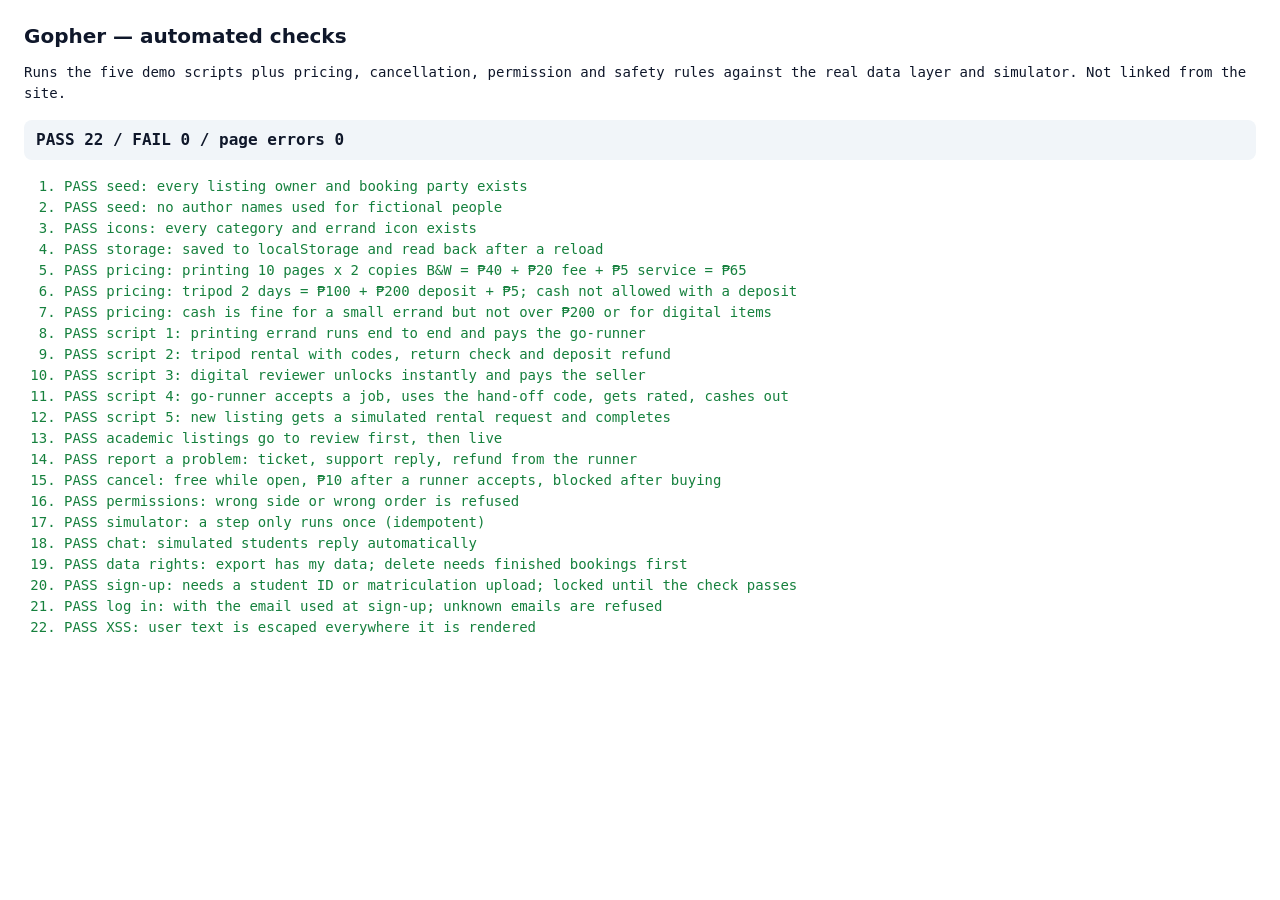
<file: tests.html>
<!doctype html>
<html lang="en">
<head>
  <meta charset="utf-8">
  <meta name="viewport" content="width=device-width, initial-scale=1">
  <title>Gopher tests</title>
  <meta name="robots" content="noindex">
  <script src="js/diag.js"></script>
  <style>
    body { font: 14px/1.5 ui-monospace, Menlo, monospace; margin: 24px; color: #0F172A; }
    h1 { font: 800 20px system-ui, sans-serif; }
    .pass { color: #15803D; } .fail { color: #B91C1C; font-weight: 700; }
    #summary { font-size: 16px; font-weight: 700; padding: 8px 12px; border-radius: 8px; background: #F1F5F9; }
  </style>
</head>
<body>
  <h1>Gopher — automated checks</h1>
  <p>Runs the five demo scripts plus pricing, cancellation, permission and safety rules against the real data layer and simulator. Not linked from the site.</p>
  <pre id="summary">running…</pre>
  <ol id="results"></ol>

  <script src="js/config.js"></script>
  <script src="js/util.js"></script>
  <script src="js/icons.js"></script>
  <script src="js/seed.js"></script>
  <script src="js/store.js"></script>
  <script src="js/sim.js"></script>
  <script src="js/ui.js"></script>
  <script>
  (function (G) {
    'use strict';
    const S = G.store.sync, C = G.config;
    const results = [];
    let clock = Date.now();
    G.clock.now = () => clock;
    const tick = (ms) => { clock += ms; };

    function fail(msg) { throw new Error(msg); }
    function ok(cond, msg) { if (!cond) fail(msg || 'expected true'); }
    function eq(a, b, msg) { if (a !== b) fail((msg ? msg + ': ' : '') + 'expected ' + JSON.stringify(b) + ', got ' + JSON.stringify(a)); }
    function throwsCode(fn, code, msg) {
      try { fn(); } catch (e) { if (e.code === code) return; fail((msg || 'wrong error') + ': got ' + (e.code || e.message)); }
      fail((msg || 'expected an error') + ' ' + code);
    }
    function test(name, fn) {
      try { fn(); results.push({ name, ok: true }); }
      catch (e) { results.push({ name, ok: false, error: e.message }); }
    }
    function fresh(who) {
      S.init({ key: 'gopher.test.v1', reset: true });
      S.setSetting('sim', 'auto');
      if (who) S.login(who);
    }
    const nextFor = (id) => { const s = G.sim.next(id); ok(s, 'a simulated step should be waiting for ' + id); return s; };

    // ---- data & seed -----------------------------------------------------------------
    test('seed: every listing owner and booking party exists', () => {
      fresh();
      const st = S.raw();
      Object.values(st.listings).forEach((l) => ok(st.users[l.ownerId], 'owner of ' + l.id));
      Object.values(st.orders).forEach((o) => { ok(st.users[o.requesterId], 'requester ' + o.id); if (o.providerId) ok(st.users[o.providerId], 'provider ' + o.id); });
      eq(S.openJobs().length, 7, 'open errand jobs');
      ok(st.users.u_bea && st.users.u_migs, 'personas');
    });
    test('seed: no author names used for fictional people', () => {
      fresh();
      const names = S.users().map((u) => u.first + ' ' + u.last).join(' | ');
      ['Casquejo', 'Hernandez', 'Nolasco', 'Susano', 'Villere'].forEach((n) => ok(!names.includes(n), n + ' must not appear'));
    });
    test('icons: every category and errand icon exists', () => {
      const names = new Set(G.icon.names);
      Object.values(C.ERRAND_TYPES).forEach((t) => ok(names.has(t.icon), t.icon));
      Object.values(C.RENTAL_CATS).concat(Object.values(C.ACADEMIC_CATS)).forEach((c) => ok(names.has(c.icon), c.icon));
      ['handshake', 'life-buoy', 'download', 'tripod', 'house', 'badge-check'].forEach((n) => ok(names.has(n), n));
    });
    test('storage: saved to localStorage and read back after a reload', () => {
      fresh('u_bea');
      const seq = S.raw().seq;
      S.updateMe({ bio: 'hello' });
      S.init({ key: 'gopher.test.v1' });
      eq(S.me().bio, 'hello', 'bio after re-init');
      eq(S.raw().seq, seq + 0, 'seq kept');
    });

    // ---- pricing ----------------------------------------------------------------------------
    test('pricing: printing 10 pages x 2 copies B&W = ₱40 + ₱20 fee + ₱5 service = ₱65', () => {
      fresh('u_bea');
      const q = S.quote({ kind: 'errand', input: { type: 'print', details: { pages: 10, copies: 2, color: 'bw' } } });
      eq(q.items, 40); eq(q.fee, 20); eq(q.service, 5); eq(q.total, 65);
      const r = S.quote({ kind: 'errand', input: { type: 'print', rush: true, details: { pages: 10, copies: 2, color: 'color' } } });
      eq(r.total, 20 + 10 + 100 + 5, 'rush + color');
    });
    test('pricing: tripod 2 days = ₱100 + ₱200 deposit + ₱5; cash not allowed with a deposit', () => {
      fresh('u_bea');
      const q = S.quote({ kind: 'rental', input: { listingId: 'ls_tripod', days: 2 } });
      eq(q.total, 305);
      const cash = S.payOptions(q).find((p) => p.method === 'cash');
      ok(cash && !cash.ok && /deposit/.test(cash.reason), 'cash blocked because of deposit');
    });
    test('pricing: cash is fine for a small errand but not over ₱200 or for digital items', () => {
      fresh('u_bea');
      const small = S.quote({ kind: 'errand', input: { type: 'food', budget: 90 } });
      ok(S.payOptions(small).find((p) => p.method === 'cash').ok, 'small errand cash ok');
      const big = S.quote({ kind: 'errand', input: { type: 'food', budget: 400 } });
      ok(!S.payOptions(big).find((p) => p.method === 'cash').ok, 'big errand cash blocked');
      const dig = S.quote({ kind: 'purchase', input: { listingId: 'ac_fa1', access: 'keep' } });
      ok(!S.payOptions(dig).find((p) => p.method === 'cash').ok, 'digital cash blocked');
    });

    // ---- Script 1: Bea prints and gets it delivered --------------------------------------------
    test('script 1: printing errand runs end to end and pays the go-runner', () => {
      fresh('u_bea');
      const mika0 = S.user('u_mika').wallet.available;
      const d = S.createDraft('errand', { type: 'print', title: 'Print Marketing_Plan_Final.pdf', details: { file: 'Marketing_Plan_Final.pdf', pages: 10, copies: 2, color: 'bw', size: 'Short', staple: true },
        from: 'Print shop near Main Gate', to: 'Room 204', neededBy: clock + 45 * 60000, rush: false, fee: 20 });
      const o = S.pay(d, 'gcash');
      eq(o.status, 'open'); eq(o.money.state, 'held'); eq(o.money.total, 65);
      eq(S.pay(d, 'gcash').id, o.id, 'paying twice returns the same booking');
      const peek = G.sim.peek(o.id);
      eq(peek.action, 'accept'); eq(peek.actorId, 'u_mika');
      tick(2000); G.sim.tick();
      if (!document.hidden) eq(S.order(o.id).status, 'open', 'not accepted before its delay');
      tick(4000); G.sim.tick();
      if (!document.hidden) eq(S.order(o.id).status, 'accepted', 'accepted after the delay');
      else nextFor(o.id);
      eq(S.order(o.id).providerId, 'u_mika');
      nextFor(o.id); eq(S.order(o.id).status, 'bought'); eq(S.order(o.id).errand.actual, 40, 'receipt equals printing cost');
      nextFor(o.id); eq(S.order(o.id).status, 'on_the_way');
      nextFor(o.id); eq(S.order(o.id).status, 'completed');
      eq(S.order(o.id).money.state, 'released');
      eq(S.user('u_mika').wallet.available, mika0 + 20 + 40, 'fee + reimbursement');
      ok(S.order(o.id).chat.some((m) => m.from === 'u_mika'), 'runner chatted');
      const before = S.ratingOf('u_mika').count;
      S.review(o.id, { stars: 5, text: 'Fast!' });
      eq(S.ratingOf('u_mika').count, before + 1);
      throwsCode(() => S.review(o.id, { stars: 4 }), 'CONFLICT', 'second review blocked');
    });

    // ---- Script 2: Bea rents the tripod ------------------------------------------------------------
    test('script 2: tripod rental with codes, return check and deposit refund', () => {
      fresh('u_bea');
      const migs0 = S.user('u_migs').wallet.available;
      const d = S.createDraft('rental', { listingId: 'ls_tripod', days: 2 });
      const o = S.pay(d, 'gcash');
      eq(o.status, 'requested'); eq(o.providerId, 'u_migs');
      nextFor(o.id); eq(S.order(o.id).status, 'confirmed');
      const s = G.sim.peek(o.id); ok(s.manual, 'pickup is a manual fast-forward');
      nextFor(o.id); eq(S.order(o.id).status, 'in_use'); ok(S.order(o.id).rental.returnBy > clock, 'return-by set');
      throwsCode(() => S.act(o.id, 'return', { code: '0000' }, 'u_bea'), 'BAD_CODE', 'wrong return code');
      S.act(o.id, 'return', { code: S.order(o.id).returnCode }, 'u_bea');
      eq(S.order(o.id).status, 'returned');
      nextFor(o.id); eq(S.order(o.id).status, 'completed');
      eq(S.user('u_migs').wallet.available, migs0 + 100, 'lender paid the rent');
      eq(S.order(o.id).money.state, 'released');
    });

    // ---- Script 3: Bea buys a digital reviewer --------------------------------------------------------
    test('script 3: digital reviewer unlocks instantly and pays the seller', () => {
      fresh('u_bea');
      const rica0 = S.user('u_rica').wallet.available;
      const d = S.createDraft('purchase', { listingId: 'ac_fa1', access: 'keep' });
      throwsCode(() => S.pay(d, 'cash'), 'INVALID', 'cash refused for digital');
      const o = S.pay(d, 'gcash');
      eq(o.status, 'unlocked'); eq(o.money.total, 50);
      eq(S.user('u_rica').wallet.available, rica0 + 45);
      const r7 = S.pay(S.createDraft('purchase', { listingId: 'ac_fa1', access: 'rent7' }), 'gcash');
      eq(r7.money.fee, 20); ok(r7.purchase.expiresAt > clock, '7-day access');
    });

    // ---- Script 4: Migs runs a food errand and cashes out ------------------------------------------------
    test('script 4: go-runner accepts a job, uses the hand-off code, gets rated, cashes out', () => {
      fresh('u_migs');
      S.updateMe({ online: true });
      const w0 = S.me().wallet.available;
      const id = 'GPH-10501';
      S.act(id, 'accept', {}, 'u_migs');
      eq(S.order(id).status, 'accepted'); eq(S.order(id).providerId, 'u_migs');
      throwsCode(() => S.act(id, 'depart', {}, 'u_migs'), 'CONFLICT', 'must buy before departing');
      S.act(id, 'buy', { actual: 164 }, 'u_migs');
      S.act(id, 'depart', {}, 'u_migs');
      eq(S.order(id).status, 'on_the_way');
      const code = G.sim.peek(id); eq(code.action, 'shareCode');
      G.sim.next(id);
      ok(S.order(id).chat.some((m) => m.text.includes(S.order(id).code)), 'requester sent the code in chat');
      throwsCode(() => S.act(id, 'deliver', { code: '1111' }, 'u_migs'), 'BAD_CODE');
      S.act(id, 'deliver', { code: S.order(id).code }, 'u_migs');
      eq(S.order(id).status, 'completed');
      eq(S.me().wallet.available, w0 + 25 + 164, 'fee + reimbursement');
      eq(S.order(id).money.refund, 180 - 164, 'unused budget back to the requester');
      const before = S.ratingOf('u_migs').count;
      nextFor(id);
      eq(S.ratingOf('u_migs').count, before + 1, 'requester rated the runner');
      S.cashOut(500);
      eq(S.me().wallet.available, w0 + 25 + 164 - 500);
      throwsCode(() => S.cashOut(10), 'INVALID', 'minimum cash-out');
    });

    // ---- Script 5: Migs lists a ring light and lends it ---------------------------------------------------
    test('script 5: new listing gets a simulated rental request and completes', () => {
      fresh('u_migs');
      const w0 = S.me().wallet.available;
      const l = S.createListing({ kind: 'rental', cat: 'tech', title: 'Ring light 10" with stand', price: 50, value: 1200, deposit: 250, spot: 'Student lounge' });
      eq(l.status, 'live');
      const s = G.sim.peek(); eq(s.action, 'request');
      G.sim.next();
      const o = S.myOrders().find((x) => x.listingId === l.id);
      ok(o, 'request created'); eq(o.status, 'requested'); eq(o.requesterId, 'u_ivan');
      S.act(o.id, 'confirm', {}, 'u_migs');
      G.sim.next(o.id);
      ok(S.order(o.id).chat.some((m) => m.text.includes(o.code)), 'renter shared pickup code');
      S.act(o.id, 'handover', { code: o.code }, 'u_migs');
      eq(S.order(o.id).status, 'in_use');
      G.sim.next(o.id); eq(S.order(o.id).status, 'returned');
      S.act(o.id, 'close', {}, 'u_migs');
      eq(S.order(o.id).status, 'completed');
      eq(S.me().wallet.available, w0 + 50);
      eq(G.sim.steps().filter((x) => x.listingId === l.id).length, 0, 'only one simulated request per listing');
    });
    test('academic listings go to review first, then live', () => {
      fresh('u_bea');
      const l = S.createListing({ kind: 'academic', cat: 'reviewer', format: 'digital', title: 'Statics Prelim Reviewer', price: 45, pages: 20 });
      eq(l.status, 'review');
      G.sim.next();
      eq(S.listing(l.id).status, 'live');
    });

    // ---- Script 6 / rules ----------------------------------------------------------------------------------
    test('report a problem: ticket, support reply, refund from the runner', () => {
      fresh('u_bea');
      const d = S.createDraft('errand', { type: 'food', title: 'Food', details: { items: '2 rice, 2 tea' }, from: 'Food stalls outside Back Gate', to: 'Room 204', fee: 25, budget: 180 });
      const o = S.pay(d, 'gcash');
      ['accept', 'buy', 'depart', 'deliver'].forEach(() => G.sim.next(o.id));
      eq(S.order(o.id).status, 'completed');
      const w0 = S.user(S.order(o.id).providerId).wallet.available;
      const t = S.report(o.id, { reason: 'Missing or wrong items', amount: 25, detail: 'One iced tea missing' });
      eq(t.status, 'open');
      const step = G.sim.steps().find((x) => x.action === 'support'); ok(step, 'support step pending');
      step.run();
      eq(S.ticket(t.id).status, 'resolved');
      eq(S.order(o.id).money.supportRefund, 25);
      eq(S.user(S.order(o.id).providerId).wallet.available, w0 - 25);
    });
    test('cancel: free while open, ₱10 after a runner accepts, blocked after buying', () => {
      fresh('u_bea');
      const mk = () => S.pay(S.createDraft('errand', { type: 'print', title: 'x', details: { pages: 5, copies: 1, color: 'bw' }, from: 'Print shop near Main Gate', to: 'Room 204', fee: 20 }), 'gcash');
      const a = mk();
      S.act(a.id, 'cancel', {}, 'u_bea');
      eq(S.order(a.id).money.state, 'refunded'); eq(S.order(a.id).money.refund, a.money.total);
      const b = mk();
      G.sim.next(b.id);
      const runner = S.order(b.id).providerId;
      const w0 = S.user(runner).wallet.available;
      eq(S.cancelInfo(S.order(b.id), 'u_bea').fee, 10);
      S.act(b.id, 'cancel', {}, 'u_bea');
      eq(S.order(b.id).money.refund, b.money.total - 10);
      eq(S.user(runner).wallet.available, w0 + 10);
      const c = mk();
      G.sim.next(c.id); G.sim.next(c.id);
      eq(S.order(c.id).status, 'bought');
      ok(!S.cancelInfo(S.order(c.id), 'u_bea').allowed, 'no cancel after buying');
      throwsCode(() => S.act(c.id, 'cancel', {}, 'u_bea'), 'CONFLICT');
    });
    test('permissions: wrong side or wrong order is refused', () => {
      fresh('u_bea');
      const o = S.pay(S.createDraft('rental', { listingId: 'ls_calc991', days: 1 }), 'gcash');
      throwsCode(() => S.act(o.id, 'confirm', {}, 'u_bea'), 'FORBIDDEN', 'renter cannot confirm');
      throwsCode(() => S.act(o.id, 'close', {}, 'u_enzo'), 'CONFLICT', 'cannot close before return');
      throwsCode(() => S.act('GPH-10501', 'accept', {}, 'u_trish'), 'FORBIDDEN', 'cannot take your own errand');
      throwsCode(() => S.pay(S.createDraft('rental', { listingId: 'ac_mktg', days: 1 }), 'gcash'), 'INVALID', 'cannot rent your own listing');
    });
    test('simulator: a step only runs once (idempotent)', () => {
      fresh('u_bea');
      const o = S.pay(S.createDraft('rental', { listingId: 'ls_calc991', days: 1 }), 'gcash');
      const step = G.sim.peek(o.id);
      step.run(); step.run();
      eq(S.order(o.id).status, 'confirmed');
      eq(S.order(o.id).timeline.filter((t) => t.status === 'confirmed').length, 1, 'one confirm entry');
    });
    test('chat: simulated students reply automatically', () => {
      fresh('u_bea');
      S.setSetting('sim', 'manual');
      S.sendMessage('GPH-10490', 'Hi Kyla!');
      eq(G.sim.steps().filter((x) => x.action === 'reply').length, 1, 'only the fresh message gets a reply');
      const r = G.sim.steps().find((x) => x.action === 'reply');
      ok(r && r.always, 'reply step is automatic even in manual mode');
      r.run();
      eq(S.order('GPH-10490').chat.slice(-1)[0].from, 'u_kyla');
    });
    test('data rights: export has my data; delete needs finished bookings first', () => {
      fresh('u_bea');
      const x = S.exportMyData();
      ok(x.profile.email.includes('@') && x.bookings.length > 0, 'export');
      eq(x.profile.verification.status, 'verified'); eq(x.profile.verification.photoKept, false, 'no ID photo kept');
      throwsCode(() => S.deleteAccount(), 'INVALID', 'active umbrella rental blocks delete');
      fresh('u_joaquin');
      S.deleteAccount();
      ok(!S.me(), 'logged out after delete');
      eq(S.user('u_joaquin').first, 'Deleted');
      eq(S.listings({ ownerId: 'u_joaquin' }).length, 0, 'listings removed');
    });
    test('sign-up: needs a student ID or matriculation upload; locked until the check passes', () => {
      fresh();
      throwsCode(() => S.signup({ first: 'Test', last: 'User', email: 'test@gmail.com' }), 'INVALID', 'no proof method');
      throwsCode(() => S.signup({ first: 'Test', last: 'User', email: 'test@gmail.com', method: 'id' }), 'INVALID', 'no photo');
      throwsCode(() => S.signup({ first: 'Test', last: 'User', email: 'not-an-email', method: 'id', proof: true }), 'INVALID', 'bad email');
      const u = S.signup({ first: 'Test', last: 'User', email: 'test.user@gmail.com', method: 'matriculation', proof: true, proofName: 'cor.jpg' });
      eq(S.me().id, u.id);
      eq(u.verified, false); eq(u.verification.status, 'pending'); eq(u.verification.method, 'matriculation');
      ok(!('photo' in u.verification) && !JSON.stringify(S.raw()).includes('data:image'), 'the photo is never stored');
      throwsCode(() => S.pay(S.createDraft('rental', { listingId: 'ls_calc991', days: 1 }), 'gcash'), 'UNVERIFIED', 'cannot book yet');
      throwsCode(() => S.updateMe({ online: true }), 'UNVERIFIED', 'cannot go online yet');
      throwsCode(() => S.createListing({ kind: 'rental', cat: 'calc', title: 'My calculator', price: 20 }), 'UNVERIFIED', 'cannot list yet');
      const step = G.sim.steps().find((x) => x.action === 'verify');
      ok(step && step.always, 'verification check is pending');
      step.run();
      eq(S.me().verified, true); eq(S.me().verification.status, 'verified');
      eq(S.pay(S.createDraft('rental', { listingId: 'ls_calc991', days: 1 }), 'gcash').status, 'requested', 'can book after');
    });

    test('log in: with the email used at sign-up; unknown emails are refused', () => {
      fresh();
      eq(S.loginByEmail('  Bea.Santos@gbox.adnu.edu.ph ').id, 'u_bea', 'case and spaces ignored');
      eq(S.me().id, 'u_bea');
      throwsCode(() => S.loginByEmail('nobody@example.com'), 'NOT_FOUND');
      S.logout();
      const u = S.signup({ first: 'Ana', last: 'Reyes', email: 'ana.reyes@gmail.com', method: 'id', proof: true });
      S.logout();
      eq(S.loginByEmail('ana.reyes@gmail.com').id, u.id, 'new accounts can log back in');
    });

    // ---- safety -------------------------------------------------------------------------------------------------
    test('XSS: user text is escaped everywhere it is rendered', () => {
      fresh('u_bea');
      const bad = '<img src=x onerror="window.__xss=1">';
      eq(String(G.util.html`<p>${bad}</p>`), '<p>&lt;img src=x onerror=&quot;window.__xss=1&quot;&gt;</p>');
      const l = S.createListing({ kind: 'rental', cat: 'tech', title: bad, desc: bad, price: 20 });
      const card = String(G.ui.listingCard(l));
      ok(!card.includes('<img src=x'), 'title escaped in card');
      const box = document.createElement('div');
      box.innerHTML = card;
      document.body.appendChild(box);
      ok(!window.__xss, 'no script ran');
      box.remove();
      ok(!G.util.isImageData('javascript:alert(1)') && G.util.isImageData('[data-uri]'), 'photo URL check');
    });

    // ---- report -------------------------------------------------------------------------------------------------
    const failed = results.filter((r) => !r.ok);
    document.getElementById('results').innerHTML = results.map((r) =>
      '<li class="' + (r.ok ? 'pass' : 'fail') + '">' + (r.ok ? 'PASS ' : 'FAIL ') + G.util.esc(r.name) + (r.ok ? '' : ' — ' + G.util.esc(r.error)) + '</li>').join('');
    const errs = (window.__gopherErrors || []).length;
    document.getElementById('summary').textContent = 'PASS ' + (results.length - failed.length) + ' / FAIL ' + failed.length + ' / page errors ' + errs + (document.hidden ? ' (tab hidden: timer test used Next)' : '');
    document.documentElement.setAttribute('data-tests-done', failed.length ? 'fail' : 'pass');
    try { localStorage.removeItem('gopher.test.v1'); } catch (e) { /* ignore */ }
  })(window.Gopher);
  </script>
</body>
</html>
</file>
<file: css/tokens.css>
/* Gopher design tokens — the brand lives here.
 *
 * Light blue carries the brand; darker blues carry text so it stays readable
 * (WCAG AA). Contrast on white is noted where a shade may be used for text.
 */
:root {
  /* Blue ramp, built around the logo blue (--blue-400). */
  --blue-50: #F1F8FE;   /* page tints            (bg only) */
  --blue-100: #E1F0FD;  /* chips, soft cards     (bg only) */
  --blue-200: #C2E2FB;  /* borders on tints      (bg only) */
  --blue-300: #93CCF9;  /* light buttons with --blue-900 text (6.4:1) */
  --blue-400: #5CB6F6;  /* LOGO BLUE — shapes, illustrations; never text on white */
  --blue-500: #2E9BEA;  /* decorative */
  --blue-600: #1580D1;  /* icons, large headings only (4.2:1) */
  --blue-700: #0B67AD;  /* main buttons (white text), links (5.9:1; 5.1:1 on --blue-100) */
  --blue-800: #0D538A;  /* hover / pressed (8.0:1) */
  --blue-900: #0F3F66;  /* text on light-blue surfaces (10.9:1; 4.9:1 on --blue-400) */

  --ink: #0F172A;        /* body text (17.9:1) */
  --ink-2: #334155;      /* strong secondary (10.4:1) */
  --ink-muted: #475569;  /* secondary text (7.6:1; 7.1:1 on --blue-50) */
  --line: #E2E8F0;       /* dividers */
  --line-strong: #8492A6;/* input borders (3.2:1) */

  --bg: #FFFFFF;
  --bg-soft: #F6F9FC;
  --surface: #FFFFFF;

  --ok: #15803D;   --ok-bg: #DCFCE7;    /* 4.6:1 on its tint */
  --warn: #92400E; --warn-bg: #FEF3C7;  /* 6.4:1 */
  --bad: #B91C1C;  --bad-bg: #FEE2E2;   /* 5.3:1 */
  --star: #F59E0B;                      /* decorative; ratings always show the number too */

  --brand: var(--blue-400);
  --primary: var(--blue-700);
  --primary-hover: var(--blue-800);

  --font: "Plus Jakarta Sans", ui-sans-serif, system-ui, -apple-system, "Segoe UI", Roboto, "Helvetica Neue", Arial, sans-serif;

  --fs-xs: 0.75rem;   /* 12 */
  --fs-sm: 0.875rem;  /* 14 */
  --fs-md: 1rem;      /* 16 */
  --fs-lg: 1.125rem;  /* 18 */
  --fs-xl: 1.25rem;   /* 20 */
  --fs-2xl: 1.5rem;   /* 24 */
  --fs-3xl: 1.875rem; /* 30 */
  --fs-4xl: 2.375rem; /* 38 */
  --fs-5xl: 3rem;     /* 48 */

  --sp-1: 4px;  --sp-2: 8px;  --sp-3: 12px; --sp-4: 16px;
  --sp-5: 20px; --sp-6: 24px; --sp-8: 32px; --sp-10: 40px;
  --sp-12: 48px; --sp-16: 64px; --sp-20: 80px;

  --r-sm: 8px; --r-md: 12px; --r-lg: 16px; --r-xl: 24px; --r-pill: 999px;

  --shadow-sm: 0 1px 2px rgba(15, 63, 102, .08);
  --shadow-md: 0 4px 14px rgba(15, 63, 102, .10);
  --shadow-lg: 0 18px 40px rgba(15, 63, 102, .16);
  --focus-ring: 0 0 0 3px #fff, 0 0 0 5px var(--blue-700);

  --ease: cubic-bezier(.2, .7, .2, 1);
  --dur: 180ms;

  --appbar-h: 56px;
  --tabbar-h: 64px;
}
</file>
<file: css/base.css>
/* Gopher base: font, reset, typography, layout helpers. Needs tokens.css. */

@font-face {
  font-family: "Plus Jakarta Sans";
  font-style: normal;
  font-weight: 200 800;
  font-display: swap;
  src: url("../assets/fonts/plus-jakarta-sans-latin.woff2") format("woff2");
  unicode-range: U+0000-00FF, U+0131, U+0152-0153, U+02BB-02BC, U+02C6, U+02DA, U+02DC, U+0304, U+0308, U+0329, U+2000-206F, U+20AC, U+2122, U+2191, U+2193, U+2212, U+2215, U+FEFF, U+FFFD;
}
@font-face {
  font-family: "Plus Jakarta Sans";
  font-style: normal;
  font-weight: 200 800;
  font-display: swap;
  src: url("../assets/fonts/plus-jakarta-sans-latin-ext.woff2") format("woff2");
  unicode-range: U+0100-02BA, U+02BD-02C5, U+02C7-02CC, U+02CE-02D7, U+02DD-02FF, U+1D00-1DBF, U+1E00-1E9F, U+1EF2-1EFF, U+2020, U+20A0-20AB, U+20AD-20C0, U+2113, U+2C60-2C7F, U+A720-A7FF;
}

*, *::before, *::after { box-sizing: border-box; }
html { -webkit-text-size-adjust: 100%; text-size-adjust: 100%; }
body {
  margin: 0;
  font-family: var(--font);
  font-size: var(--fs-md);
  line-height: 1.55;
  color: var(--ink);
  background: var(--bg);
  -webkit-font-smoothing: antialiased;
  -moz-osx-font-smoothing: grayscale;
}
img, svg, video { display: block; max-width: 100%; }
img { height: auto; }
button, input, select, textarea { font: inherit; color: inherit; }
button { cursor: pointer; }
h1, h2, h3, h4 { margin: 0 0 var(--sp-3); line-height: 1.2; letter-spacing: -0.01em; color: var(--ink); }
h1 { font-size: var(--fs-3xl); font-weight: 800; }
h2 { font-size: var(--fs-2xl); font-weight: 800; }
h3 { font-size: var(--fs-lg); font-weight: 700; }
h4 { font-size: var(--fs-md); font-weight: 700; }
p { margin: 0 0 var(--sp-3); }
ul, ol { margin: 0 0 var(--sp-3); padding-left: 1.25em; }
a { color: var(--primary); text-decoration-thickness: 1.5px; text-underline-offset: 2px; }
a:hover { color: var(--primary-hover); }
hr { border: 0; border-top: 1px solid var(--line); margin: var(--sp-6) 0; }
small { font-size: var(--fs-sm); }
strong { font-weight: 700; }

:focus-visible { outline: none; box-shadow: var(--focus-ring); border-radius: var(--r-sm); }

.sr-only {
  position: absolute !important; width: 1px; height: 1px; padding: 0; margin: -1px;
  overflow: hidden; clip: rect(0 0 0 0); white-space: nowrap; border: 0;
}
.skip-link {
  position: absolute; left: var(--sp-3); top: -60px; z-index: 100;
  background: var(--primary); color: #fff; padding: var(--sp-2) var(--sp-4); border-radius: var(--r-sm);
  text-decoration: none; font-weight: 700;
}
.skip-link:focus { top: var(--sp-3); color: #fff; }

/* Layout helpers */
.container { width: 100%; max-width: 1120px; margin: 0 auto; padding: 0 var(--sp-4); }
@media (min-width: 640px) { .container { padding: 0 var(--sp-6); } }
.stack > * + * { margin-top: var(--sp-3); }
.stack-lg > * + * { margin-top: var(--sp-6); }
.row { display: flex; align-items: center; gap: var(--sp-3); }
.row-between { display: flex; align-items: center; justify-content: space-between; gap: var(--sp-3); }
.wrap { flex-wrap: wrap; }
.grow { flex: 1 1 auto; min-width: 0; }
.muted { color: var(--ink-muted); }
.small { font-size: var(--fs-sm); }
.xsmall { font-size: var(--fs-xs); }
.center { text-align: center; }
.nowrap { white-space: nowrap; }
.num { font-variant-numeric: tabular-nums; }
.truncate { overflow: hidden; text-overflow: ellipsis; white-space: nowrap; }
.mt-0 { margin-top: 0 !important; }
.mb-0 { margin-bottom: 0 !important; }

.icon { flex: none; }

@media (prefers-reduced-motion: reduce) {
  *, *::before, *::after {
    animation-duration: 0.01ms !important; animation-iteration-count: 1 !important;
    transition-duration: 0.01ms !important; scroll-behavior: auto !important;
  }
}

/* Headings and containers focused by script (for screen readers) don't need a ring. */
[tabindex="-1"]:focus { outline: none; box-shadow: none; }
</file>
<file: css/components.css>
/* Gopher components, shared by the site pages and the app. Needs tokens.css + base.css. */

/* ---- Buttons ---------------------------------------------------------- */
.btn {
  --btn-bg: var(--surface); --btn-fg: var(--ink); --btn-bd: var(--line-strong);
  display: inline-flex; align-items: center; justify-content: center; gap: var(--sp-2);
  min-height: 44px; padding: 10px 18px;
  border: 1.5px solid var(--btn-bd); border-radius: var(--r-pill);
  background: var(--btn-bg); color: var(--btn-fg);
  font-weight: 700; font-size: var(--fs-md); line-height: 1.2; text-decoration: none; white-space: nowrap;
  transition: background var(--dur) var(--ease), border-color var(--dur) var(--ease), transform var(--dur) var(--ease);
  -webkit-tap-highlight-color: transparent;
}
.btn:hover { color: var(--btn-fg); }
.btn:active { transform: translateY(1px); }
.btn[disabled], .btn[aria-disabled="true"] { opacity: .5; cursor: not-allowed; transform: none; }
.btn-primary { --btn-bg: var(--primary); --btn-fg: #fff; --btn-bd: var(--primary); }
.btn-primary:hover { --btn-bg: var(--primary-hover); --btn-bd: var(--primary-hover); }
.btn-light { --btn-bg: var(--blue-300); --btn-fg: var(--blue-900); --btn-bd: var(--blue-300); }
.btn-light:hover { --btn-bg: var(--blue-200); --btn-bd: var(--blue-200); }
.btn-soft { --btn-bg: var(--blue-100); --btn-fg: var(--blue-900); --btn-bd: var(--blue-100); }
.btn-soft:hover { --btn-bg: var(--blue-200); --btn-bd: var(--blue-200); }
.btn-ghost { --btn-bg: transparent; --btn-bd: transparent; --btn-fg: var(--primary); }
.btn-ghost:hover { --btn-bg: var(--blue-50); }
.btn-danger { --btn-bg: #fff; --btn-fg: var(--bad); --btn-bd: #F3B4B4; }
.btn-danger:hover { --btn-bg: var(--bad-bg); }
.btn-white { --btn-bg: #fff; --btn-fg: var(--blue-900); --btn-bd: #fff; }
.btn-white:hover { --btn-bg: var(--blue-50); --btn-bd: var(--blue-50); }
.btn-sm { min-height: 36px; padding: 6px 14px; font-size: var(--fs-sm); }
.btn-lg { min-height: 52px; padding: 14px 24px; font-size: var(--fs-lg); }
.btn-block { display: flex; width: 100%; }
.btn-icon { min-height: 40px; width: 40px; padding: 0; border-color: transparent; background: transparent; color: var(--ink-2); }
.btn-icon:hover { background: var(--blue-50); color: var(--blue-900); }
.btn-dashed {
  --btn-bg: var(--blue-50); --btn-fg: var(--blue-900); --btn-bd: var(--blue-400);
  border-style: dashed; font-size: var(--fs-sm); min-height: 38px;
}

/* ---- Form fields ------------------------------------------------------ */
.field { display: block; margin-bottom: var(--sp-4); }
.field > .label, .label {
  display: block; font-weight: 700; font-size: var(--fs-sm); margin-bottom: 6px; color: var(--ink);
}
.label .opt { font-weight: 500; color: var(--ink-muted); }
.input, .select, .textarea {
  width: 100%; min-height: 46px; padding: 10px 14px;
  border: 1.5px solid var(--line-strong); border-radius: var(--r-md);
  background: #fff; color: var(--ink); font-size: var(--fs-md);
  transition: border-color var(--dur) var(--ease), box-shadow var(--dur) var(--ease);
}
.textarea { min-height: 96px; resize: vertical; line-height: 1.45; }
.select {
  appearance: none; -webkit-appearance: none; padding-right: 40px;
  background-image: url("data:image/svg+xml,%3Csvg xmlns='http://www.w3.org/2000/svg' width='20' height='20' viewBox='0 0 24 24' fill='none' stroke='%23334155' stroke-width='2' stroke-linecap='round' stroke-linejoin='round'%3E%3Cpath d='m6 9 6 6 6-6'/%3E%3C/svg%3E");
  background-repeat: no-repeat; background-position: right 12px center;
}
.input:focus, .select:focus, .textarea:focus {
  outline: none; border-color: var(--blue-700); box-shadow: 0 0 0 3px var(--blue-200);
}
.input::placeholder, .textarea::placeholder { color: #7B8798; }
.input[aria-invalid="true"], .select[aria-invalid="true"], .textarea[aria-invalid="true"] { border-color: var(--bad); }
.hint { display: block; font-size: var(--fs-sm); color: var(--ink-muted); margin-top: 6px; }
.error-text { display: block; font-size: var(--fs-sm); color: var(--bad); margin-top: 6px; font-weight: 600; }
.input-group { position: relative; display: flex; align-items: center; }
.input-group .prefix {
  position: absolute; left: 14px; color: var(--ink-muted); font-weight: 700; pointer-events: none;
}
.input-group .input { padding-left: 34px; }
.field-row { display: grid; grid-template-columns: 1fr 1fr; gap: var(--sp-3); }

.check {
  display: flex; align-items: flex-start; gap: var(--sp-3); cursor: pointer;
  font-size: var(--fs-sm); line-height: 1.45; padding: 6px 0;
}
.check input {
  appearance: none; -webkit-appearance: none; flex: none;
  width: 22px; height: 22px; margin: 0; border: 1.5px solid var(--line-strong); border-radius: 6px;
  background: #fff; display: grid; place-content: center; cursor: pointer;
}
.check input[type="radio"] { border-radius: 50%; }
.check input::after {
  content: ""; width: 12px; height: 12px; transform: scale(0); transition: transform 120ms var(--ease);
  background: #fff; clip-path: polygon(14% 44%, 0 65%, 50% 100%, 100% 16%, 80% 0%, 43% 62%);
}
.check input[type="radio"]::after { clip-path: circle(50%); width: 10px; height: 10px; }
.check input:checked { background: var(--primary); border-color: var(--primary); }
.check input:checked::after { transform: scale(1); }
.check input:focus-visible { box-shadow: var(--focus-ring); }

/* Segmented control (radio group styled as pills) */
.seg { display: flex; flex-wrap: wrap; gap: var(--sp-2); border: 0; padding: 0; margin: 0 0 var(--sp-4); }
.seg legend { font-weight: 700; font-size: var(--fs-sm); margin-bottom: 6px; padding: 0; }
.seg label { position: relative; }
.seg input { position: absolute; opacity: 0; inset: 0; margin: 0; cursor: pointer; }
.seg span {
  display: inline-flex; align-items: center; gap: 6px; min-height: 40px; padding: 8px 14px;
  border: 1.5px solid var(--line-strong); border-radius: var(--r-pill); font-weight: 600; font-size: var(--fs-sm);
  background: #fff; transition: all var(--dur) var(--ease);
}
.seg input:checked + span { background: var(--blue-100); border-color: var(--blue-700); color: var(--blue-900); }
.seg input:focus-visible + span { box-shadow: var(--focus-ring); }
.seg input:disabled + span { opacity: .45; }

/* Switch */
.switch { display: inline-flex; align-items: center; gap: var(--sp-3); cursor: pointer; font-weight: 600; }
.switch input { appearance: none; -webkit-appearance: none; margin: 0; width: 46px; height: 28px; border-radius: 99px;
  background: #CBD5E1; position: relative; cursor: pointer; transition: background var(--dur) var(--ease); flex: none; }
.switch input::after { content: ""; position: absolute; top: 3px; left: 3px; width: 22px; height: 22px; border-radius: 50%;
  background: #fff; box-shadow: var(--shadow-sm); transition: transform var(--dur) var(--ease); }
.switch input:checked { background: var(--ok); }
.switch input:checked::after { transform: translateX(18px); }
.switch input:focus-visible { box-shadow: var(--focus-ring); }

/* Stepper (− 2 +) */
.stepper { display: inline-flex; align-items: center; border: 1.5px solid var(--line-strong); border-radius: var(--r-pill); }
.stepper button { width: 40px; height: 40px; border: 0; background: transparent; font-size: 20px; font-weight: 700; color: var(--blue-700); border-radius: 50%; }
.stepper button:hover { background: var(--blue-50); }
.stepper output { min-width: 32px; text-align: center; font-weight: 700; }

/* ---- Chips, badges, pills -------------------------------------------- */
.chips { display: flex; gap: var(--sp-2); overflow-x: auto; padding: 2px 2px 6px; scrollbar-width: none; }
.chips::-webkit-scrollbar { display: none; }
.chip {
  display: inline-flex; align-items: center; gap: 6px; flex: none;
  min-height: 36px; padding: 6px 14px; border-radius: var(--r-pill);
  border: 1.5px solid var(--line); background: #fff; color: var(--ink-2);
  font-weight: 600; font-size: var(--fs-sm); text-decoration: none; white-space: nowrap;
}
.chip:hover { border-color: var(--blue-300); color: var(--blue-900); }
.chip.is-active, .chip[aria-pressed="true"], .chip[aria-selected="true"] {
  background: var(--blue-900); border-color: var(--blue-900); color: #fff;
}
.badge {
  display: inline-flex; align-items: center; gap: 4px; padding: 2px 8px; border-radius: var(--r-pill);
  font-size: var(--fs-xs); font-weight: 700; line-height: 1.5; background: var(--blue-100); color: var(--blue-900);
  white-space: nowrap;
}
.badge .icon { width: 14px; height: 14px; }
.badge-ok { background: var(--ok-bg); color: var(--ok); }
.badge-warn { background: var(--warn-bg); color: var(--warn); }
.badge-bad { background: var(--bad-bg); color: var(--bad); }
.badge-gray { background: #EEF2F6; color: var(--ink-2); }
.badge-demo { background: var(--blue-900); color: #fff; letter-spacing: .06em; }
.verified { color: var(--blue-700); display: inline-flex; vertical-align: -3px; }

.pill { display: inline-flex; align-items: center; gap: 6px; padding: 4px 10px; border-radius: var(--r-pill);
  font-size: var(--fs-sm); font-weight: 700; white-space: nowrap; }
.pill::before { content: ""; width: 8px; height: 8px; border-radius: 50%; background: currentColor; }
.pill-info { background: var(--blue-100); color: var(--blue-900); }
.pill-ok { background: var(--ok-bg); color: var(--ok); }
.pill-warn { background: var(--warn-bg); color: var(--warn); }
.pill-bad { background: var(--bad-bg); color: var(--bad); }
.pill-gray { background: #EEF2F6; color: var(--ink-2); }

/* ---- Cards ------------------------------------------------------------ */
.card {
  background: var(--surface); border: 1px solid var(--line); border-radius: var(--r-lg);
  box-shadow: var(--shadow-sm);
}
.card-pad { padding: var(--sp-4); }
.card-link { display: block; color: inherit; text-decoration: none; transition: box-shadow var(--dur) var(--ease), transform var(--dur) var(--ease); }
.card-link:hover { color: inherit; box-shadow: var(--shadow-md); transform: translateY(-1px); }
.card-soft { background: var(--blue-50); border-color: var(--blue-100); box-shadow: none; }

/* Notices */
.notice {
  display: flex; gap: var(--sp-3); align-items: flex-start;
  padding: var(--sp-3) var(--sp-4); border-radius: var(--r-md);
  background: var(--blue-50); color: var(--blue-900); font-size: var(--fs-sm); line-height: 1.45;
  border: 1px solid var(--blue-100);
}
.notice .icon { margin-top: 1px; }
.notice-warn { background: var(--warn-bg); color: var(--warn); border-color: #FDE3A7; }
.notice-ok { background: var(--ok-bg); color: var(--ok); border-color: #BBF0CD; }
.notice-bad { background: var(--bad-bg); color: var(--bad); border-color: #F9CACA; }

/* Avatars */
.avatar {
  --size: 40px;
  width: var(--size); height: var(--size); border-radius: 50%; flex: none;
  display: grid; place-items: center; font-weight: 800; font-size: calc(var(--size) * .38);
  color: #fff; background: var(--blue-700); letter-spacing: .02em; overflow: hidden;
}
.avatar img { width: 100%; height: 100%; object-fit: cover; }

/* Stars */
.stars { display: inline-flex; align-items: center; gap: 4px; font-weight: 700; font-size: var(--fs-sm); color: var(--ink); white-space: nowrap; }
.stars .icon { color: var(--star); fill: var(--star); }
.stars .count { color: var(--ink-muted); font-weight: 500; }

/* Key/value rows and price breakdowns */
.kv { display: grid; grid-template-columns: auto 1fr; gap: 8px 16px; font-size: var(--fs-sm); margin: 0; }
.kv dt { color: var(--ink-muted); }
.kv dd { margin: 0; text-align: right; font-weight: 600; }
.breakdown { list-style: none; margin: 0; padding: 0; font-size: var(--fs-sm); }
.breakdown li { display: flex; justify-content: space-between; gap: var(--sp-3); padding: 6px 0; }
.breakdown li span:last-child { font-variant-numeric: tabular-nums; font-weight: 600; }
.breakdown .total { border-top: 1px dashed var(--line-strong); margin-top: 6px; padding-top: 10px; font-size: var(--fs-md); font-weight: 800; }
.breakdown .total span:last-child { font-weight: 800; }
.breakdown .sub { color: var(--ink-muted); }

/* Tabs */
.tabs { display: flex; gap: 4px; padding: 4px; background: #EEF2F6; border-radius: var(--r-pill); }
.tabs [role="tab"], .tabs a {
  flex: 1; min-height: 38px; border: 0; border-radius: var(--r-pill); background: transparent;
  font-weight: 700; font-size: var(--fs-sm); color: var(--ink-2); text-decoration: none;
  display: inline-flex; align-items: center; justify-content: center; gap: 6px; padding: 6px 10px;
}
.tabs [aria-selected="true"], .tabs a[aria-current="page"] { background: #fff; color: var(--blue-900); box-shadow: var(--shadow-sm); }

/* Timeline */
.timeline { list-style: none; margin: 0; padding: 0; }
.timeline li { position: relative; padding: 0 0 var(--sp-4) 34px; }
.timeline li::before {
  content: ""; position: absolute; left: 10px; top: 22px; bottom: 0; width: 2px; background: var(--line);
}
.timeline li:last-child::before { display: none; }
.timeline .dot {
  position: absolute; left: 0; top: 1px; width: 22px; height: 22px; border-radius: 50%;
  background: var(--ok); color: #fff; display: grid; place-items: center;
}
.timeline .dot .icon { width: 14px; height: 14px; }
.timeline .is-next .dot { background: #fff; border: 2px dashed var(--line-strong); color: var(--line-strong); }
.timeline .is-now .dot { background: var(--blue-700); box-shadow: 0 0 0 4px var(--blue-100); }
.timeline .t-title { font-weight: 700; font-size: var(--fs-sm); }
.timeline .t-meta { font-size: var(--fs-xs); color: var(--ink-muted); }
.timeline .is-next .t-title { color: var(--ink-muted); font-weight: 600; }

/* Empty state */
.empty { text-align: center; padding: var(--sp-10) var(--sp-4); color: var(--ink-muted); }
.empty .empty-icon { width: 56px; height: 56px; margin: 0 auto var(--sp-3); border-radius: 50%; background: var(--blue-50); color: var(--blue-700); display: grid; place-items: center; }
.empty h3 { color: var(--ink); margin-bottom: var(--sp-2); }

/* FAQ accordion (details/summary) */
.faq details { border-bottom: 1px solid var(--line); }
.faq summary {
  list-style: none; cursor: pointer; padding: var(--sp-4) 0; font-weight: 700; display: flex; justify-content: space-between; gap: var(--sp-4);
}
.faq summary::-webkit-details-marker { display: none; }
.faq summary::after {
  content: "+"; font-size: 22px; line-height: 1; color: var(--blue-700); transition: transform var(--dur) var(--ease); flex: none;
}
.faq details[open] summary::after { transform: rotate(45deg); }
.faq .answer { padding: 0 0 var(--sp-4); color: var(--ink-2); }

/* Logo lockup */
.brand { display: inline-flex; align-items: center; text-decoration: none; }
.brand img { height: 30px; width: auto; }
</file>
<file: css/site.css>
/* Gopher site pages: index, help, terms, privacy.
 * Needs tokens.css, base.css and components.css (loaded in that order).
 * Mobile-first. Breakpoints: 640px (tablet) and 960px (desktop).
 */

:root { --site-header-h: 64px; }

html { scroll-behavior: smooth; }
[id] { scroll-margin-top: calc(var(--site-header-h) + 16px); }

/* ---- Prototype top bar ------------------------------------------------ */
.topbar { background: var(--blue-900); color: #fff; }
.topbar p {
  margin: 0; padding: 7px 0; text-align: center;
  font-size: var(--fs-xs); font-weight: 600; line-height: 1.4; letter-spacing: .01em;
}
@media (min-width: 640px) { .topbar p { font-size: 13px; } }

/* ---- Header & nav ----------------------------------------------------- */
.site-header {
  position: sticky; top: 0; z-index: 50;
  background: rgba(255, 255, 255, .94);
  -webkit-backdrop-filter: saturate(1.5) blur(12px);
  backdrop-filter: saturate(1.5) blur(12px);
  border-bottom: 1px solid var(--line);
}
.header-inner { display: flex; align-items: center; gap: var(--sp-2); min-height: var(--site-header-h); }
.header-inner .brand { margin-right: auto; padding: 4px 0; border-radius: var(--r-sm); }
.header-inner .brand img { height: 32px; width: auto; }
.header-actions { order: 2; display: flex; align-items: center; gap: 6px; }
.header-actions .btn { white-space: nowrap; }
/* Phones: Log in + Sign up stay visible; "Try the demo" lives in the menu and the hero. */
.header-actions .header-cta { display: none; }
.header-signup { --btn-bg: var(--primary); --btn-fg: #fff; --btn-bd: var(--primary); }
.header-signup:hover { --btn-bg: var(--primary-hover); --btn-bd: var(--primary-hover); }
.hero-auth { margin: var(--sp-4) 0 0; font-size: var(--fs-sm); color: var(--ink-muted); }
.hero-auth a { font-weight: 700; }
@media (max-width: 380px) {
  .header-actions { gap: 2px; }
  .header-actions .btn-sm { padding-left: 10px; padding-right: 10px; }
  .header-inner .brand img { height: 28px; }
}
.nav-toggle {
  order: 3; width: 44px; padding: 0;
  --btn-bg: transparent; --btn-bd: transparent; --btn-fg: var(--ink);
}
.nav-toggle:hover { --btn-bg: var(--blue-50); }
.nav-toggle[aria-expanded="true"] { --btn-bg: var(--blue-100); --btn-fg: var(--blue-900); }

.site-nav { display: none; order: 4; }
.site-nav.is-open {
  display: block; position: absolute; top: 100%; left: 0; right: 0;
  background: #fff; border-bottom: 1px solid var(--line); box-shadow: var(--shadow-lg);
}
.site-nav ul { list-style: none; margin: 0 auto; padding: var(--sp-2) var(--sp-4) var(--sp-4); max-width: 1120px; }
.site-nav a {
  display: flex; align-items: center; min-height: 48px; padding: 0 var(--sp-3);
  border-radius: var(--r-md); color: var(--ink); font-weight: 700; text-decoration: none;
}
.site-nav a:hover { background: var(--blue-50); color: var(--blue-900); }

@media (min-width: 960px) {
  .header-inner { gap: var(--sp-3); }
  .header-inner .brand { margin-right: 0; }
  .nav-toggle { display: none; }
  .header-actions { gap: var(--sp-2); }
  .header-actions .header-cta { display: inline-flex; }
  .header-signup { --btn-bg: var(--blue-100); --btn-fg: var(--blue-900); --btn-bd: var(--blue-100); }
  .header-signup:hover { --btn-bg: var(--blue-200); --btn-bd: var(--blue-200); }
  .site-nav .nav-demo { display: none; }
  .site-nav, .site-nav.is-open {
    display: block; order: 1; position: static; margin: 0 auto;
    background: none; border: 0; box-shadow: none;
  }
  .site-nav ul { display: flex; gap: 2px; padding: 0; }
  .site-nav a {
    min-height: 40px; padding: 0 14px; border-radius: var(--r-pill);
    font-size: var(--fs-sm); color: var(--ink-2);
  }
}

/* ---- Shared section scaffolding -------------------------------------- */
.section { padding: var(--sp-16) 0; }
.section-tint { background: var(--blue-50); }
.section-flush { padding-top: 0; padding-bottom: 0; }
@media (min-width: 960px) { .section { padding: 104px 0; } .section-flush { padding: 0; } }

.section-head { max-width: 680px; margin-bottom: var(--sp-8); }
.section-head-center { text-align: center; margin-left: auto; margin-right: auto; }
.section h2, .closing h2 {
  font-size: clamp(1.75rem, 1.2rem + 2.3vw, 2.625rem);
  line-height: 1.12; letter-spacing: -0.025em; text-wrap: balance;
}
.section-head .lead { margin: 0; }
.section-head .btn { margin-top: var(--sp-5); }
.eyebrow {
  margin: 0 0 var(--sp-2); font-size: var(--fs-xs); font-weight: 800;
  letter-spacing: .12em; text-transform: uppercase; color: var(--blue-700);
}
.lead { font-size: var(--fs-lg); line-height: 1.55; color: var(--ink-muted); }
.section-foot { margin: var(--sp-6) 0 0; }
.link-arrow { display: inline-flex; align-items: center; gap: 6px; font-weight: 700; text-decoration: none; }
.link-arrow:hover { text-decoration: underline; }

/* ---- Hero ------------------------------------------------------------- */
.hero {
  position: relative; overflow: hidden; isolation: isolate;
  padding: var(--sp-10) 0 var(--sp-12);
  background:
    radial-gradient(560px 420px at 88% 18%, rgba(92, 182, 246, .20), rgba(92, 182, 246, 0) 70%),
    radial-gradient(480px 360px at 0% 100%, rgba(147, 204, 249, .22), rgba(147, 204, 249, 0) 70%),
    linear-gradient(180deg, var(--blue-50) 0%, #fff 92%);
}
.hero::before {
  content: ""; position: absolute; inset: 0; z-index: -1;
  background-image: radial-gradient(var(--blue-200) 1.2px, transparent 1.3px);
  background-size: 22px 22px;
  -webkit-mask-image: linear-gradient(180deg, rgba(0, 0, 0, .55), transparent 70%);
  mask-image: linear-gradient(180deg, rgba(0, 0, 0, .55), transparent 70%);
}
.hero-grid { display: grid; gap: var(--sp-10); align-items: center; }
.hero-copy { min-width: 0; }
.hero-kicker {
  display: inline-flex; align-items: center; gap: 8px; margin: 0 0 var(--sp-5);
  padding: 4px 14px 4px 5px; border-radius: var(--r-pill);
  background: #fff; border: 1px solid var(--blue-100); box-shadow: var(--shadow-sm);
  font-size: var(--fs-sm); font-weight: 700; color: var(--blue-900);
}
.hero-kicker img { width: 26px; height: 26px; }
.hero h1 {
  font-size: clamp(2.25rem, 1.05rem + 5.2vw, 4.25rem);
  line-height: 1.04; letter-spacing: -0.04em; margin-bottom: var(--sp-5); text-wrap: balance;
}
.hl { position: relative; z-index: 0; white-space: nowrap; color: var(--blue-700); }
.hl::after {
  content: ""; position: absolute; z-index: -1; left: -1%; right: -3%; bottom: -0.12em; height: .3em;
  background: url("data:image/svg+xml,%3Csvg xmlns='http://www.w3.org/2000/svg' viewBox='0 0 240 20' preserveAspectRatio='none'%3E%3Cpath d='M4 13C44 5 78 4 118 9s78 8 118-3' fill='none' stroke='%235CB6F6' stroke-width='7' stroke-linecap='round'/%3E%3C/svg%3E") no-repeat center / 100% 100%;
}
.hero-sub { font-size: var(--fs-lg); line-height: 1.6; color: var(--ink-2); max-width: 36em; margin-bottom: 0; }
.hero-ctas { display: flex; flex-wrap: wrap; gap: var(--sp-3); margin: var(--sp-8) 0 var(--sp-6); }
.hero-ctas .btn { flex: 1 1 auto; }
.hero .btn-white { --btn-bd: var(--blue-200); box-shadow: var(--shadow-sm); }
.hero-trust {
  list-style: none; margin: 0; padding: 0;
  display: flex; flex-wrap: wrap; gap: var(--sp-2) var(--sp-5);
  font-size: var(--fs-sm); font-weight: 600; color: var(--ink-2);
}
.hero-trust li { display: inline-flex; align-items: center; gap: 6px; }
.hero-trust .icon { color: var(--blue-700); }

@media (min-width: 640px) {
  .hero-ctas .btn { flex: 0 0 auto; }
  .hero-sub { font-size: var(--fs-xl); }
}
@media (min-width: 960px) {
  .hero { padding: var(--sp-16) 0 88px; }
  .hero-grid { grid-template-columns: minmax(0, 1.08fr) minmax(0, .92fr); gap: var(--sp-12); }
}

/* ---- Hero phone mockup (decorative) ---------------------------------- */
.hero-visual { position: relative; display: flex; justify-content: center; padding: var(--sp-4) 0; }
.hero-visual::before {
  content: ""; position: absolute; top: 50%; left: 50%; width: 340px; height: 340px;
  transform: translate(-50%, -50%); border-radius: 50%;
  background: radial-gradient(circle, var(--blue-200) 0%, rgba(194, 226, 251, .5) 55%, rgba(194, 226, 251, 0) 72%);
}
.phone {
  position: relative; z-index: 1; width: 276px; padding: 9px; border-radius: 46px;
  background: #0B1220;
  box-shadow: 0 0 0 1.5px #25324A, 0 34px 60px -22px rgba(15, 63, 102, .55), 0 16px 32px -20px rgba(15, 23, 42, .45);
}
.phone::before {
  content: ""; position: absolute; z-index: 3; top: 18px; left: 50%;
  width: 80px; height: 23px; margin-left: -40px; border-radius: 14px; background: #0B1220;
}
.phone-screen {
  position: relative; display: flex; flex-direction: column; height: 574px;
  border-radius: 37px; overflow: hidden; background: #F3F6FA; color: var(--ink);
  font-size: 12px; line-height: 1.35; text-align: left;
}
.phone-screen::after {
  content: ""; position: absolute; bottom: 6px; left: 50%; width: 92px; height: 4px; margin-left: -46px;
  border-radius: 2px; background: #0F172A; opacity: .85;
}
.phone-screen strong { font-weight: 800; }
.ph-statusbar {
  display: flex; align-items: center; justify-content: space-between;
  height: 44px; padding: 6px 24px 0 30px; background: #fff; font-size: 13px; font-weight: 700;
}
.ph-sys { display: inline-flex; align-items: center; gap: 5px; }
.ph-sys svg { display: block; }
.ph-appbar {
  display: flex; align-items: center; gap: 8px; padding: 4px 12px 10px;
  background: #fff; border-bottom: 1px solid var(--line);
}
.ph-iconbtn {
  width: 30px; height: 30px; flex: none; border-radius: 50%;
  display: grid; place-items: center; background: #F1F5F9; color: var(--ink-2);
}
.ph-appbar-title { flex: 1; text-align: center; line-height: 1.25; }
.ph-appbar-title strong { display: block; font-size: 13px; }
.ph-appbar-title span { font-size: 10.5px; font-weight: 600; color: var(--ink-muted); letter-spacing: .02em; }
.ph-body { flex: 1; min-height: 0; display: flex; flex-direction: column; gap: 8px; padding: 10px; }

.ph-hero-card {
  position: relative; overflow: hidden; display: grid; gap: 6px; padding: 12px 12px 11px;
  border-radius: 16px; color: var(--blue-900);
  background: linear-gradient(135deg, var(--blue-400) 0%, var(--blue-300) 100%);
}
.ph-hero-card::after {
  content: ""; position: absolute; right: -14px; top: -12px; width: 76px; height: 76px;
  background: url("../assets/brand/logo-mark.svg") no-repeat center / contain; opacity: .95;
}
.ph-live {
  justify-self: start; display: inline-flex; align-items: center; gap: 6px; padding: 3px 9px;
  border-radius: 99px; background: #fff; font-size: 10.5px; font-weight: 800; color: var(--blue-900);
}
.ph-live i { width: 7px; height: 7px; border-radius: 50%; background: var(--ok); box-shadow: 0 0 0 3px rgba(21, 128, 61, .18); }
.ph-hero-title { font-size: 15px; letter-spacing: -0.01em; }
.ph-steps { display: grid; grid-template-columns: repeat(4, 1fr); gap: 4px; margin: 2px 0; }
.ph-steps i { height: 4px; border-radius: 2px; background: rgba(255, 255, 255, .6); }
.ph-steps i.on { background: var(--blue-900); }
.ph-eta { display: inline-flex; align-items: center; gap: 5px; font-size: 11px; font-weight: 700; }

.ph-card {
  display: flex; align-items: center; gap: 10px; padding: 10px;
  background: #fff; border: 1px solid #E9EEF4; border-radius: 14px;
  box-shadow: 0 1px 2px rgba(15, 63, 102, .05);
}
.ph-tile {
  width: 38px; height: 38px; flex: none; border-radius: 11px;
  display: grid; place-items: center; background: var(--blue-100); color: var(--blue-700);
}
.ph-order-text, .ph-runner-text { display: grid; gap: 1px; min-width: 0; flex: 1; }
.ph-order-text strong, .ph-runner-text strong { font-size: 12.5px; }
.ph-file {
  display: flex; align-items: center; gap: 4px; min-width: 0;
  font-size: 11px; font-weight: 700; color: var(--blue-800);
  white-space: nowrap; overflow: hidden; text-overflow: ellipsis;
}
.ph-meta { font-size: 10.5px; color: var(--ink-muted); font-weight: 500; }
.ph-avatar {
  width: 38px; height: 38px; flex: none; border-radius: 50%;
  display: grid; place-items: center; background: var(--blue-700); color: #fff;
  font-size: 12px; font-weight: 800; letter-spacing: .02em;
}
.ph-runner-text strong { display: flex; align-items: center; gap: 3px; }
.ph-runner-text > span { font-size: 11px; font-weight: 600; color: var(--ink-muted); }
.ph-verified { display: inline-flex; color: var(--blue-700); }
.ph-star { color: var(--star); }
.ph-chat {
  width: 32px; height: 32px; flex: none; border-radius: 50%;
  display: grid; place-items: center; background: var(--blue-100); color: var(--blue-800);
}
.ph-timeline {
  list-style: none; margin: 0; padding: 11px 12px;
  background: #fff; border: 1px solid #E9EEF4; border-radius: 14px;
}
.ph-timeline li {
  position: relative; display: flex; justify-content: space-between; gap: 8px;
  padding: 0 0 9px 20px; font-size: 11.5px; font-weight: 700;
}
.ph-timeline li:last-child { padding-bottom: 0; }
.ph-timeline li::before {
  content: ""; position: absolute; left: 0; top: 2px; width: 11px; height: 11px;
  border-radius: 50%; background: var(--ok); box-sizing: border-box;
}
.ph-timeline li::after {
  content: ""; position: absolute; left: 4.5px; top: 15px; bottom: 1px; width: 2px; background: var(--line);
}
.ph-timeline li.done::after { background: #86D6A4; }
.ph-timeline li:last-child::after { display: none; }
.ph-timeline li.now::before { background: var(--blue-700); box-shadow: 0 0 0 3px var(--blue-100); }
.ph-timeline li.next::before { background: #fff; border: 2px dashed var(--line-strong); }
.ph-timeline li.next { color: var(--ink-muted); font-weight: 600; }
.ph-timeline time { font-weight: 600; color: var(--ink-muted); }
.ph-timeline li.now time { color: var(--blue-700); font-weight: 800; }

.ph-footer {
  display: grid; gap: 8px; padding: 10px 14px 20px;
  background: #fff; border-top: 1px solid var(--line);
}
.ph-total { display: flex; align-items: baseline; justify-content: space-between; font-size: 11px; font-weight: 600; color: var(--ink-muted); }
.ph-total strong { font-size: 19px; color: var(--ink); letter-spacing: -0.01em; }
.ph-button {
  display: block; padding: 10px; border-radius: 99px; text-align: center;
  background: var(--blue-700); color: #fff; font-size: 12.5px; font-weight: 700;
}

.float-card {
  position: absolute; z-index: 2; display: flex; align-items: center; gap: 10px; width: max-content;
  padding: 10px 14px 10px 10px; border-radius: 16px;
  background: #fff; border: 1px solid var(--blue-100); box-shadow: var(--shadow-lg);
  font-size: 12px; line-height: 1.3;
}
.float-card strong { display: block; font-size: 13px; font-weight: 800; }
.float-card small { display: block; font-size: 11px; color: var(--ink-muted); font-weight: 600; }
.float-icon {
  width: 34px; height: 34px; flex: none; border-radius: 11px;
  display: grid; place-items: center; background: var(--ok-bg); color: var(--ok);
}
.float-hold { left: 0; top: 0; }
.float-code { right: 0; bottom: 0; flex-direction: column; align-items: flex-start; gap: 6px; padding: 10px 12px; }
.code-digits { display: flex; gap: 4px; }
.code-digits b {
  width: 24px; height: 30px; border-radius: 8px; display: grid; place-items: center;
  background: var(--blue-50); border: 1.5px solid var(--blue-200);
  font-size: 16px; font-weight: 800; color: var(--blue-900);
}
@media (max-width: 639px) {
  .hero-visual { padding: 28px 0; }
}
@media (max-width: 399px) {
  .float-card { transform: scale(.9); }
  .float-hold { transform-origin: left top; }
  .float-code { transform-origin: right bottom; }
}
@media (min-width: 640px) {
  .float-hold { top: 70px; left: auto; right: calc(50% + 100px); }
  .float-code { top: 244px; bottom: auto; right: auto; left: calc(50% + 100px); }
}
@media (min-width: 960px) {
  .hero-visual::before { width: 480px; height: 480px; }
  .phone { width: 292px; }
  .phone-screen { height: 600px; }
  .float-hold { top: 62px; right: calc(50% + 64px); }
  .float-code { top: 238px; left: calc(50% + 98px); }
}

/* ---- Survey stats ----------------------------------------------------- */
.stats {
  list-style: none; margin: 0; padding: 0;
  display: grid; grid-template-columns: repeat(2, minmax(0, 1fr)); gap: var(--sp-3);
}
.stat {
  display: flex; flex-direction: column; gap: var(--sp-3); padding: 18px 16px;
  background: #fff; border: 1px solid var(--line); border-radius: var(--r-lg); box-shadow: var(--shadow-sm);
}
.stat-num {
  margin: 0; font-size: 2.5rem; font-weight: 800; line-height: 1; letter-spacing: -0.04em; color: var(--ink);
}
.stat-num span { font-size: var(--fs-md); font-weight: 700; letter-spacing: 0; color: var(--ink-muted); }
.stat-label { margin: 0; flex: 1; font-size: var(--fs-sm); line-height: 1.45; color: var(--ink-2); }
.dots { display: grid; grid-template-columns: repeat(5, 9px); gap: 4px; }
.dots i { width: 9px; height: 9px; border-radius: 50%; background: var(--blue-200); }
.dots i.on { background: var(--blue-700); }
.dots i.on2 { background: var(--blue-400); }
.stat:last-child { grid-column: 1 / -1; }
.footnote { margin: var(--sp-5) 0 0; font-size: var(--fs-xs); line-height: 1.5; color: var(--ink-muted); max-width: 70ch; }
@media (min-width: 640px) {
  .stats { grid-template-columns: repeat(6, minmax(0, 1fr)); gap: var(--sp-4); }
  .stat { grid-column: span 2; padding: 22px 20px; }
  .stat:nth-child(n+4) { grid-column: span 3; }
  .footnote { font-size: var(--fs-sm); }
}
@media (min-width: 960px) {
  .stats { grid-template-columns: repeat(5, minmax(0, 1fr)); }
  .stat, .stat:nth-child(n+4) { grid-column: auto; }
  .stat-num { font-size: 3rem; }
}

/* ---- Services --------------------------------------------------------- */
.services { display: grid; gap: var(--sp-4); }
.service {
  display: flex; flex-direction: column; padding: 24px 22px;
  background: #fff; border: 1px solid var(--line); border-radius: var(--r-xl); box-shadow: var(--shadow-sm);
}
.service-top { display: flex; align-items: center; justify-content: space-between; gap: var(--sp-3); margin-bottom: 18px; }
.service-icon {
  width: 56px; height: 56px; border-radius: 18px;
  display: grid; place-items: center; background: var(--blue-100); color: var(--blue-700);
}
.price-tag {
  padding: 5px 12px; border-radius: var(--r-pill);
  background: var(--blue-50); border: 1.5px solid var(--blue-200);
  font-size: var(--fs-sm); font-weight: 800; color: var(--blue-900); white-space: nowrap;
}
.service h3 { font-size: var(--fs-2xl); font-weight: 800; margin-bottom: 6px; }
.service-desc { color: var(--ink-muted); margin-bottom: 18px; }
.service-list {
  list-style: none; margin: 0 0 22px; padding: 18px 0 0; border-top: 1px solid var(--line);
  display: grid; gap: 12px;
}
.service-list li { display: flex; align-items: flex-start; gap: 12px; font-weight: 600; color: var(--ink-2); line-height: 1.4; }
.service-list .icon { color: var(--blue-600); }
.service-note {
  align-self: flex-start; display: inline-flex; align-items: center; gap: 8px; margin: -4px 0 22px;
  padding: 6px 12px; border-radius: var(--r-pill);
  background: var(--ok-bg); color: var(--ok); font-size: var(--fs-sm); font-weight: 700;
}
.service .btn { margin-top: auto; }
@media (min-width: 640px) {
  .services { grid-template-columns: repeat(2, minmax(0, 1fr)); }
  .service:last-child { grid-column: 1 / -1; }
}
@media (min-width: 960px) {
  .services { grid-template-columns: repeat(3, minmax(0, 1fr)); gap: var(--sp-6); }
  .service { padding: 28px 26px; }
  .service:last-child { grid-column: auto; }
}

/* ---- How it works ----------------------------------------------------- */
.how { display: grid; gap: var(--sp-4); }
.how-col { padding: 24px 20px 8px; background: #fff; border: 1px solid var(--line); border-radius: var(--r-xl); }
.how-get { background: var(--blue-50); border-color: var(--blue-100); }
.how-title { display: flex; align-items: center; gap: 10px; font-size: var(--fs-xl); font-weight: 800; margin-bottom: var(--sp-2); }
.how-badge {
  width: 36px; height: 36px; border-radius: 12px;
  display: grid; place-items: center; background: var(--blue-700); color: #fff;
}
.how-earn .how-badge { background: var(--blue-300); color: var(--blue-900); }
.steps { list-style: none; margin: 0; padding: 0; }
.steps li { position: relative; display: grid; grid-template-columns: 40px minmax(0, 1fr); gap: 16px; padding: 16px 0; }
.steps li:not(:last-child)::after {
  content: ""; position: absolute; left: 19px; top: 60px; bottom: -12px; width: 2px;
  background: repeating-linear-gradient(180deg, var(--blue-300) 0 4px, transparent 4px 8px);
}
.step-num {
  width: 40px; height: 40px; border-radius: 50%;
  display: grid; place-items: center; font-weight: 800; font-size: var(--fs-md);
  background: var(--blue-700); color: #fff;
}
.how-earn .step-num { background: var(--blue-300); color: var(--blue-900); }
.steps h4 { font-size: var(--fs-lg); margin: 7px 0 4px; }
.steps p { margin: 0; color: var(--ink-muted); }
@media (min-width: 960px) {
  .how { grid-template-columns: repeat(2, minmax(0, 1fr)); gap: var(--sp-6); }
  .how-col { padding: 32px 32px 16px; }
}

/* ---- Safety tiles ----------------------------------------------------- */
.tiles { list-style: none; margin: 0; padding: 0; display: grid; gap: var(--sp-3); }
.tile {
  display: grid; grid-template-columns: 44px minmax(0, 1fr); align-content: start; gap: 14px; padding: 18px;
  background: #fff; border: 1px solid var(--line); border-radius: var(--r-lg);
}
.tile-icon {
  width: 44px; height: 44px; border-radius: 14px;
  display: grid; place-items: center; background: var(--blue-100); color: var(--blue-700);
}
.tile h3 { font-size: var(--fs-md); line-height: 1.3; margin: 0 0 4px; }
.tile p { margin: 0; font-size: var(--fs-sm); color: var(--ink-muted); }
@media (min-width: 640px) {
  .tiles { grid-template-columns: repeat(2, minmax(0, 1fr)); gap: var(--sp-4); }
}
@media (min-width: 960px) {
  .tiles { grid-template-columns: repeat(3, minmax(0, 1fr)); gap: var(--sp-5); }
  .tile { grid-template-columns: 1fr; gap: 16px; padding: 24px; }
  .tile-icon { width: 48px; height: 48px; }
  .tile h3 { font-size: var(--fs-lg); }
  .tile p { font-size: var(--fs-md); }
}

/* ---- Pricing receipts ------------------------------------------------- */
.receipts { display: grid; gap: 32px var(--sp-4); }
.receipt {
  position: relative; padding: 18px 16px 16px;
  background: #fff; border-radius: var(--r-lg) var(--r-lg) 0 0;
  filter: drop-shadow(0 1px 1px rgba(15, 63, 102, .07)) drop-shadow(0 10px 18px rgba(15, 63, 102, .09));
}
.receipt::after {
  content: ""; position: absolute; left: 0; right: 0; top: 100%; height: 7px;
  background: radial-gradient(circle at 6px 0, #fff 6px, rgba(255, 255, 255, 0) 6.5px) center top / 12px 7px repeat-x;
}
.receipt-head {
  display: flex; align-items: center; gap: 12px;
  padding-bottom: 14px; margin-bottom: 6px; border-bottom: 1.5px dashed var(--line);
}
.receipt-icon {
  width: 36px; height: 36px; flex: none; border-radius: 11px;
  display: grid; place-items: center; background: var(--blue-100); color: var(--blue-700);
}
.receipt h3 { font-size: var(--fs-md); margin: 0; }
.receipt-head p { margin: 0; font-size: var(--fs-sm); color: var(--ink-muted); }
.receipt .breakdown .total { align-items: baseline; }
.receipt .breakdown .total span:last-child { font-size: var(--fs-xl); letter-spacing: -0.01em; }
.receipt .line-sub { display: block; font-size: var(--fs-xs); font-weight: 500; color: var(--ink-muted); }
.receipt-back {
  display: flex; align-items: center; gap: 6px; margin: 10px 0 0; padding: 8px 10px;
  border-radius: var(--r-sm); background: var(--ok-bg); color: var(--ok);
  font-size: var(--fs-sm); font-weight: 700; line-height: 1.3;
}
.price-pills {
  display: flex; flex-wrap: wrap; justify-content: center; gap: var(--sp-2);
  margin: var(--sp-10) 0 var(--sp-5);
}
.price-pills span {
  display: inline-flex; align-items: center; gap: 6px; padding: 8px 14px; border-radius: var(--r-pill);
  background: var(--blue-50); border: 1px solid var(--blue-100);
  font-size: var(--fs-sm); font-weight: 700; color: var(--blue-900);
}
.price-pills .icon { color: var(--blue-700); }
.price-list { background: #fff; border: 1px solid var(--line); border-radius: var(--r-lg); }
.price-list > summary {
  list-style: none; cursor: pointer; display: flex; align-items: center; justify-content: center; gap: 10px;
  min-height: 52px; padding: 12px 20px; font-weight: 700; color: var(--blue-800); border-radius: var(--r-lg);
}
.price-list > summary::-webkit-details-marker { display: none; }
.price-list > summary::after {
  content: ""; width: 8px; height: 8px; margin-top: -4px;
  border-right: 2px solid currentColor; border-bottom: 2px solid currentColor;
  transform: rotate(45deg); transition: transform var(--dur) var(--ease);
}
.price-list[open] > summary::after { transform: rotate(-135deg); margin-top: 4px; }
.price-list > summary:hover { background: var(--blue-50); }
.price-list-body { display: grid; gap: var(--sp-6); padding: 20px 20px 24px; border-top: 1px solid var(--line); }
.price-list h3 { font-size: var(--fs-md); margin-bottom: 10px; }
.price-list h3 span { font-size: var(--fs-sm); font-weight: 500; color: var(--ink-muted); }
.price-list .kv { grid-template-columns: minmax(0, 1fr) auto; margin-bottom: 12px; }
.price-list .kv dt { line-height: 1.4; }
.price-list .kv dd { white-space: nowrap; }
.price-list .kv .dep { display: block; font-size: var(--fs-xs); font-weight: 500; color: var(--ink-muted); }
.price-list .small { margin: 0; }
.pricing-fine { text-align: center; margin: var(--sp-4) auto 0; max-width: 60ch; }
@media (min-width: 640px) {
  .receipts { grid-template-columns: repeat(2, minmax(0, 1fr)); gap: 36px var(--sp-5); }
}
@media (min-width: 960px) {
  .receipts { grid-template-columns: repeat(4, minmax(0, 1fr)); align-items: start; }
  .price-list-body { grid-template-columns: repeat(3, minmax(0, 1fr)); gap: var(--sp-8); padding: 28px; }
}

/* ---- Earn ------------------------------------------------------------- */
.earn {
  position: relative; overflow: hidden; isolation: isolate;
  display: grid; gap: var(--sp-8); padding: 36px 22px;
  border-radius: 28px; background: var(--blue-900); color: var(--blue-100);
}
.earn::before {
  content: ""; position: absolute; z-index: -1; right: -170px; top: -190px; width: 460px; height: 460px;
  border-radius: 50%; background: radial-gradient(circle, rgba(92, 182, 246, .38), rgba(92, 182, 246, 0) 70%);
}
.earn::after {
  content: ""; position: absolute; z-index: -1; left: -110px; bottom: -150px; width: 300px; height: 300px;
  border-radius: 50%; border: 40px solid rgba(92, 182, 246, .13);
}
.earn .eyebrow { color: var(--blue-300); }
.earn h2 { color: #fff; }
.earn-copy > p { font-size: var(--fs-lg); color: var(--blue-100); margin-bottom: var(--sp-6); }
.earn-copy .earn-fine { font-size: var(--fs-sm); color: var(--blue-200); margin: var(--sp-3) 0 0; }
.earn-list { list-style: none; margin: 0; padding: 0; display: grid; gap: var(--sp-3); }
.earn-list li {
  display: grid; grid-template-columns: 44px minmax(0, 1fr); gap: 14px; padding: 18px;
  border-radius: var(--r-lg); background: rgba(255, 255, 255, .06); border: 1px solid rgba(255, 255, 255, .13);
}
.earn-icon {
  width: 44px; height: 44px; border-radius: 14px;
  display: grid; place-items: center; background: var(--blue-400); color: var(--blue-900);
}
.earn-list h3 { color: #fff; font-size: var(--fs-md); margin: 0 0 4px; }
.earn-list p { margin: 0; font-size: var(--fs-sm); color: var(--blue-100); }
@media (min-width: 960px) {
  .earn { grid-template-columns: minmax(0, 1fr) minmax(0, 1fr); align-items: center; gap: var(--sp-12); padding: 64px 56px; }
}

/* ---- Campuses & notify form ------------------------------------------- */
.campus-grid { display: grid; gap: var(--sp-8); }
.campus-grid > * { min-width: 0; }
.campus-list { list-style: none; margin: var(--sp-6) 0 var(--sp-3); padding: 0; display: grid; gap: 10px; }
.campus {
  display: flex; align-items: center; gap: 12px; padding: 12px 14px;
  background: #fff; border: 1px solid var(--line); border-radius: var(--r-lg);
}
.campus.is-open { border-color: var(--blue-300); box-shadow: 0 0 0 3px var(--blue-100); }
.campus-icon {
  width: 40px; height: 40px; flex: none; border-radius: 12px;
  display: grid; place-items: center; background: #EEF2F6; color: var(--ink-muted);
}
.campus.is-open .campus-icon { background: var(--blue-100); color: var(--blue-700); }
.campus-name { flex: 1; min-width: 0; font-weight: 700; line-height: 1.3; }
.campus-name span { display: block; font-size: var(--fs-xs); font-weight: 700; letter-spacing: .08em; color: var(--ink-muted); }
.campus .badge { flex: none; }
.notify, .support-form {
  padding: 24px 20px; background: #fff; border: 1px solid var(--line);
  border-radius: var(--r-xl); box-shadow: var(--shadow-md);
}
.notify-icon {
  width: 48px; height: 48px; border-radius: 16px; margin-bottom: 14px;
  display: grid; place-items: center; background: var(--blue-100); color: var(--blue-700);
}
.notify h3, .support-form h3 { font-size: var(--fs-xl); margin-bottom: 4px; }
.notify > .muted { margin-bottom: var(--sp-5); }
.form-status:empty { display: none; }
.form-status { margin-top: var(--sp-4); }
.form-status .notice { align-items: flex-start; }
.form-status p { margin: 0; }
.form-status p + p { margin-top: 4px; }
@media (min-width: 640px) {
  .notify, .support-form { padding: 32px; }
}
@media (min-width: 960px) {
  .campus-grid { grid-template-columns: minmax(0, 1.15fr) minmax(0, 1fr); gap: var(--sp-16); align-items: center; }
}

/* ---- About ------------------------------------------------------------ */
.about { display: grid; gap: var(--sp-8); }
.about > * { min-width: 0; }
.about-mark { width: 72px; height: 72px; margin-bottom: var(--sp-5); }
.about-intro .lead { margin: 0; }
.about-cards { display: grid; gap: var(--sp-4); }
.vm {
  padding: 24px; background: #fff; border: 1px solid var(--blue-100);
  border-radius: var(--r-xl); box-shadow: var(--shadow-sm);
}
.vm-label {
  display: flex; align-items: center; gap: 8px; margin: 0 0 10px;
  font-size: var(--fs-xs); font-weight: 800; letter-spacing: .12em; text-transform: uppercase; color: var(--blue-700);
}
.vm p { margin: 0; font-size: var(--fs-lg); font-weight: 600; line-height: 1.5; color: var(--ink); }
@media (min-width: 960px) {
  .about { grid-template-columns: minmax(0, 1fr) minmax(0, 1.2fr); gap: var(--sp-16); align-items: center; }
  .vm { padding: 28px 32px; }
  .vm p { font-size: var(--fs-xl); }
}

/* ---- FAQ -------------------------------------------------------------- */
.faq-layout { display: grid; gap: var(--sp-6); }
.faq-layout > * { min-width: 0; }
.faq-layout .section-head { margin-bottom: 0; }
.faq-card {
  padding: 4px 20px; background: #fff; border: 1px solid var(--line);
  border-radius: var(--r-xl); box-shadow: var(--shadow-sm);
}
.faq-card details:last-child { border-bottom: 0; }
.faq summary { align-items: center; min-height: 44px; border-radius: var(--r-sm); }
.faq .answer p:last-child { margin-bottom: 0; }
.faq .answer ul { margin-bottom: var(--sp-3); }
.faq .answer li + li { margin-top: 4px; }
@media (min-width: 960px) {
  .faq-layout { grid-template-columns: minmax(0, .8fr) minmax(0, 1.4fr); gap: var(--sp-16); align-items: start; }
  .faq-card { padding: 8px 32px; }
}

/* ---- Closing band ----------------------------------------------------- */
.closing {
  position: relative; overflow: hidden; isolation: isolate;
  padding: var(--sp-16) 0; text-align: center;
  background: linear-gradient(135deg, var(--blue-100) 0%, var(--blue-200) 100%);
}
.closing::before, .closing::after {
  content: ""; position: absolute; z-index: -1; border-radius: 50%; background: rgba(255, 255, 255, .45);
}
.closing::before { width: 280px; height: 280px; left: -120px; top: -140px; }
.closing::after { width: 220px; height: 220px; right: -80px; bottom: -120px; }
.closing-inner { display: flex; flex-direction: column; align-items: center; }
.closing-inner img { width: 64px; height: 64px; }
.closing h2 { max-width: 820px; margin: var(--sp-5) auto var(--sp-8); color: var(--blue-900); }
.closing-fine { margin: var(--sp-4) 0 0; font-size: var(--fs-sm); font-weight: 600; color: var(--blue-900); }
@media (min-width: 960px) { .closing { padding: 96px 0; } }

/* ---- Footer ----------------------------------------------------------- */
.site-footer {
  background: var(--blue-900); color: var(--blue-100);
  padding: var(--sp-12) 0 calc(var(--sp-8) + env(safe-area-inset-bottom, 0px));
}
.site-footer a { color: #fff; }
.site-footer a:hover { color: var(--blue-200); }
.footer-top { display: grid; gap: var(--sp-8); }
.footer-brand img { height: 32px; width: auto; }
.footer-brand p { margin: var(--sp-3) 0 0; max-width: 34ch; }
.footer-title {
  margin: 0 0 var(--sp-3); font-size: var(--fs-xs); font-weight: 800;
  letter-spacing: .12em; text-transform: uppercase; color: var(--blue-300);
}
.footer-title span { font-weight: 600; letter-spacing: .02em; text-transform: none; color: var(--blue-200); }
.footer-nav ul { list-style: none; margin: 0; padding: 0; display: grid; grid-template-columns: repeat(2, max-content); gap: 2px var(--sp-8); }
.footer-nav a { display: inline-flex; align-items: center; min-height: 40px; font-weight: 600; text-decoration: none; }
.footer-nav a:hover { text-decoration: underline; }
.social { list-style: none; margin: 0; padding: 0; display: flex; gap: 10px; }
.social a {
  width: 44px; height: 44px; border-radius: 50%;
  display: grid; place-items: center; background: rgba(255, 255, 255, .1); color: #fff;
  transition: background var(--dur) var(--ease);
}
.social a:hover { background: rgba(255, 255, 255, .2); color: #fff; }
.footer-legal {
  margin: var(--sp-10) 0 0; padding-top: var(--sp-5); border-top: 1px solid rgba(255, 255, 255, .15);
  font-size: var(--fs-xs); line-height: 1.6; color: var(--blue-200);
}
@media (min-width: 640px) {
  .footer-top { grid-template-columns: repeat(2, minmax(0, 1fr)); }
  .footer-brand { grid-column: 1 / -1; }
}
@media (min-width: 960px) {
  .footer-top { grid-template-columns: minmax(0, 1.6fr) minmax(0, 1fr) minmax(0, 1fr); }
  .footer-brand { grid-column: auto; }
  .footer-nav ul { grid-template-columns: 1fr; }
}

/* ======================================================================
   Content pages: help, terms, privacy
   ====================================================================== */
.page-hero {
  padding: var(--sp-10) 0 var(--sp-8);
  background: linear-gradient(180deg, var(--blue-50) 0%, #fff 100%);
}
.page-hero h1 {
  font-size: clamp(2rem, 1.35rem + 2.8vw, 3rem);
  line-height: 1.1; letter-spacing: -0.03em; margin-bottom: var(--sp-3); text-wrap: balance;
}
.page-hero .lead { max-width: 660px; margin: 0; }
.updated { margin: 0 0 var(--sp-4); font-size: var(--fs-sm); font-weight: 600; color: var(--ink-muted); }
.demo-banner { margin: 0 0 var(--sp-6); max-width: 760px; }
.demo-banner p { margin: 0; }
@media (min-width: 960px) { .page-hero { padding: var(--sp-16) 0 var(--sp-10); } }

/* Help: topic grid */
.topic-grid {
  list-style: none; margin: var(--sp-8) 0 0; padding: 0;
  display: grid; grid-template-columns: repeat(2, minmax(0, 1fr)); gap: 10px;
}
.topic {
  display: flex; flex-direction: column; gap: 10px; height: 100%; padding: 14px;
  background: #fff; border: 1px solid var(--line); border-radius: var(--r-lg); box-shadow: var(--shadow-sm);
  color: var(--ink); text-decoration: none; font-weight: 700; line-height: 1.3;
  transition: border-color var(--dur) var(--ease), box-shadow var(--dur) var(--ease), transform var(--dur) var(--ease);
}
.topic:hover { color: var(--blue-900); border-color: var(--blue-300); box-shadow: var(--shadow-md); transform: translateY(-1px); }
.topic-icon {
  width: 40px; height: 40px; border-radius: 12px;
  display: grid; place-items: center; background: var(--blue-100); color: var(--blue-700);
}
.topic small { display: block; margin-top: 2px; font-size: var(--fs-xs); font-weight: 500; color: var(--ink-muted); }
@media (min-width: 640px) {
  .topic-grid { grid-template-columns: repeat(4, minmax(0, 1fr)); gap: var(--sp-3); }
  .topic { padding: 18px; }
}

/* Help: Q&A sections + sticky contact card */
.help-layout { display: grid; gap: var(--sp-8); padding-top: var(--sp-6); padding-bottom: var(--sp-12); }
.help-layout > * { min-width: 0; }
.help-main { max-width: 820px; }
.help-section { padding: var(--sp-8) 0 var(--sp-2); }
.help-section + .help-section { border-top: 1px solid var(--line); }
.help-section .faq details:last-child { border-bottom: 0; }
.help-aside { display: none; }
.aside-card {
  display: grid; gap: var(--sp-3); justify-items: start; padding: 24px;
  background: var(--blue-50); border: 1px solid var(--blue-100); border-radius: var(--r-xl);
}
.aside-card h2 { font-size: var(--fs-lg); margin: 4px 0 0; }
.aside-card p { margin: 0; font-size: var(--fs-sm); color: var(--ink-muted); }
.aside-card .btn { margin-top: var(--sp-2); }
@media (min-width: 960px) {
  .help-layout { grid-template-columns: minmax(0, 1fr) 280px; gap: var(--sp-16); align-items: start; }
  .help-aside { display: block; position: sticky; top: calc(var(--site-header-h) + 32px); margin-top: var(--sp-8); }
}
.help-section > h2 { display: flex; align-items: center; gap: 12px; font-size: var(--fs-2xl); margin-bottom: var(--sp-2); }
.help-section > h2 .topic-icon { width: 40px; height: 40px; flex: none; }
.help-section > .muted { margin: 0 0 var(--sp-2); }
.help-section .faq summary { font-size: var(--fs-md); }

/* Help: contact */
.contact-grid { display: grid; gap: var(--sp-8); }
.contact-grid > * { min-width: 0; }
.channels { list-style: none; margin: var(--sp-6) 0 var(--sp-4); padding: 0; display: grid; gap: 10px; }
.channel {
  display: grid; grid-template-columns: 44px minmax(0, 1fr); gap: 14px; align-items: center; padding: 14px 16px;
  background: #fff; border: 1px solid var(--line); border-radius: var(--r-lg);
}
.channel .tile-icon { width: 44px; height: 44px; }
.channel strong { display: block; }
.channel span, .channel a { font-size: var(--fs-sm); }
.channel .muted { display: block; }
.support-meta { display: flex; flex-wrap: wrap; gap: 8px; margin: 0 0 var(--sp-5); }
.support-form .field-row { grid-template-columns: 1fr; gap: 0; }
@media (min-width: 640px) { .support-form .field-row { grid-template-columns: 1fr 1fr; gap: var(--sp-3); } }
@media (min-width: 960px) {
  .contact-grid { grid-template-columns: minmax(0, .9fr) minmax(0, 1.1fr); gap: var(--sp-16); align-items: start; }
}

/* Terms & privacy: table of contents + prose */
.doc-layout { display: grid; gap: var(--sp-6); padding-top: var(--sp-2); padding-bottom: var(--sp-16); }
.doc-layout > * { min-width: 0; }
.toc-mobile { background: #fff; border: 1px solid var(--line); border-radius: var(--r-lg); }
.toc-mobile > summary {
  list-style: none; cursor: pointer; display: flex; align-items: center; justify-content: space-between; gap: 12px;
  min-height: 52px; padding: 12px 16px; font-weight: 700; border-radius: var(--r-lg);
}
.toc-mobile > summary::-webkit-details-marker { display: none; }
.toc-mobile > summary::after {
  content: "+"; font-size: 22px; line-height: 1; color: var(--blue-700);
  transition: transform var(--dur) var(--ease);
}
.toc-mobile[open] > summary::after { transform: rotate(45deg); }
.toc-mobile ol { padding: 0 8px 10px; }
.toc-desktop { display: none; }
.toc-title {
  margin: 0 0 var(--sp-2) 10px; font-size: var(--fs-xs); font-weight: 800;
  letter-spacing: .12em; text-transform: uppercase; color: var(--ink-muted);
}
.toc ol { list-style: none; margin: 0; }
.toc-desktop ol { padding: 0; }
.toc a {
  display: block; padding: 7px 10px; border-radius: var(--r-sm);
  color: var(--ink-2); font-size: var(--fs-sm); font-weight: 600; line-height: 1.35; text-decoration: none;
}
.toc a:hover { background: var(--blue-50); color: var(--blue-900); }
.toc a[aria-current="true"] { background: var(--blue-100); color: var(--blue-900); }
@media (min-width: 960px) {
  .doc-layout { grid-template-columns: 250px minmax(0, 1fr); gap: var(--sp-16); align-items: start; }
  .toc {
    position: sticky; top: calc(var(--site-header-h) + 24px);
    max-height: calc(100vh - var(--site-header-h) - 48px); overflow-y: auto; padding: 2px;
  }
  .toc-mobile { display: none; }
  .toc-desktop { display: block; }
}

.prose { max-width: 740px; }
.prose > section + section { margin-top: var(--sp-10); padding-top: var(--sp-10); border-top: 1px solid var(--line); }
.prose h2 { font-size: clamp(1.25rem, 1.1rem + .7vw, 1.625rem); letter-spacing: -0.015em; margin-bottom: var(--sp-4); }
.prose h3 { font-size: var(--fs-lg); margin: var(--sp-6) 0 var(--sp-2); }
.prose p, .prose li { color: var(--ink-2); }
.prose ul, .prose ol { padding-left: 1.3em; margin-bottom: var(--sp-4); }
.prose li { margin-bottom: 8px; }
.prose li::marker { color: var(--blue-600); }
.prose strong { color: var(--ink); }
.prose .notice { margin: var(--sp-4) 0; font-size: var(--fs-sm); }
.prose .notice p { color: inherit; margin: 0; }
.prose .notice p + p { margin-top: 6px; }
.prose .notice ul { margin: 6px 0 0; }
.prose .notice li { color: inherit; margin-bottom: 4px; }
.table-wrap { overflow-x: auto; margin: var(--sp-4) 0 var(--sp-5); border: 1px solid var(--line); border-radius: var(--r-md); }
.prose table { width: 100%; border-collapse: collapse; font-size: var(--fs-sm); }
.prose caption { text-align: left; padding: 10px 12px; font-weight: 700; color: var(--ink); background: var(--bg-soft); border-bottom: 1px solid var(--line); }
.prose th, .prose td { text-align: left; vertical-align: top; padding: 10px 12px; border-bottom: 1px solid var(--line); color: var(--ink-2); }
.prose thead th { background: var(--bg-soft); color: var(--ink); font-weight: 700; }
.prose tbody th { color: var(--ink); font-weight: 700; }
.prose tbody tr:last-child > * { border-bottom: 0; }
.summary-box {
  margin: 0 0 var(--sp-10); padding: 20px; border-radius: var(--r-lg);
  background: var(--blue-50); border: 1px solid var(--blue-100);
}
.summary-box h2 { font-size: var(--fs-lg); margin-bottom: var(--sp-3); }
.summary-box ul { margin: 0; }
.summary-box li { margin-bottom: 6px; }
.summary-box li:last-child { margin-bottom: 0; }
@media (min-width: 640px) { .summary-box { padding: 24px 28px; } }

/* ---- Print: keep the content, drop the chrome -------------------------- */
@media print {
  .topbar, .site-header, .toc, .site-footer .social, .skip-link { display: none !important; }
  .page-hero, .section-tint { background: none !important; }
  .doc-layout { display: block; }
}
</file>
<file: css/app.css>
/* Gopher demo app: phone-sized app. On laptops it sits in a phone frame with
 * the Demo panel beside it (easy to read on a projector). Needs tokens/base/components. */

/* ---- Shell ----------------------------------------------------------------- */
.app-body { background: var(--bg-soft); overflow: hidden; }
.stage { min-height: 100vh; min-height: 100dvh; }
.device {
  position: relative; display: flex; flex-direction: column; overflow: hidden;
  height: 100vh; height: 100dvh; background: var(--bg); max-width: 640px; margin: 0 auto;
}
.demo-panel { display: none; }

.appbar {
  flex: none; height: var(--appbar-h); display: grid; grid-template-columns: auto 1fr auto; align-items: center; gap: var(--sp-2);
  padding: 0 var(--sp-2) 0 var(--sp-3); padding-top: env(safe-area-inset-top, 0px); height: calc(var(--appbar-h) + env(safe-area-inset-top, 0px));
  background: rgba(255, 255, 255, .96); border-bottom: 1px solid var(--line); z-index: 5;
}
.appbar-left { display: flex; align-items: center; min-width: 40px; }
.appbar-brand img { height: 26px; width: auto; }
.appbar-title { font-weight: 800; font-size: var(--fs-lg); overflow: hidden; text-overflow: ellipsis; white-space: nowrap; }
.appbar-right { display: flex; align-items: center; gap: 2px; }
.appbar-bell { position: relative; }
.bell-dot {
  position: absolute; top: 4px; right: 3px; min-width: 18px; height: 18px; padding: 0 5px; border-radius: 99px;
  background: var(--bad); color: #fff; font-size: 11px; font-weight: 800; line-height: 18px; text-align: center; border: 2px solid #fff;
}
.demo-chip {
  border: 1.5px dashed var(--blue-700); background: var(--blue-50); color: var(--blue-900); border-radius: var(--r-pill);
  font-size: 11px; font-weight: 800; letter-spacing: .08em; padding: 5px 10px; margin-left: 2px;
}

.view {
  flex: 1 1 auto; overflow-y: auto; overflow-x: hidden; -webkit-overflow-scrolling: touch; overscroll-behavior: contain;
  padding: var(--sp-4) var(--sp-4) var(--sp-8); outline: none; scroll-padding-bottom: 96px;
}
.boot-fallback { color: var(--ink-muted); text-align: center; margin-top: 30vh; padding: 0 var(--sp-6); }
html.booted .boot-fallback { display: none; }
.noscript { padding: var(--sp-6); text-align: center; }

.tabbar {
  flex: none; display: grid; grid-template-columns: repeat(5, 1fr); align-items: center;
  height: calc(var(--tabbar-h) + env(safe-area-inset-bottom, 0px)); padding: 0 max(4px, env(safe-area-inset-right, 0px)) env(safe-area-inset-bottom, 0px) max(4px, env(safe-area-inset-left, 0px));
  background: #fff; border-top: 1px solid var(--line); z-index: 5;
}
.tabbar a {
  position: relative; display: flex; flex-direction: column; align-items: center; gap: 2px; padding: 6px 0;
  color: var(--ink-muted); text-decoration: none; font-size: 11px; font-weight: 700;
}
.tabbar a .icon { padding: 3px 14px; box-sizing: content-box; border-radius: 99px; transition: background var(--dur) var(--ease); }
.tabbar a[aria-current="page"] { color: var(--blue-800); }
.tabbar a[aria-current="page"] .icon { background: var(--blue-100); }
.tab-plus {
  justify-self: center; width: 52px; height: 52px; border-radius: 50%; border: 0; margin-top: -18px;
  background: var(--primary); color: #fff; display: grid; place-items: center; box-shadow: 0 8px 20px rgba(11, 103, 173, .35);
}
.tab-plus:hover { background: var(--primary-hover); }
.tab-badge {
  position: absolute; top: 2px; left: calc(50% + 8px); min-width: 18px; height: 18px; padding: 0 5px; border-radius: 99px;
  background: var(--bad); color: #fff; font-size: 11px; line-height: 18px; text-align: center; font-weight: 800;
}
body.is-bare .tabbar { display: none; }
body.is-bare .appbar-title, body.is-bare .appbar-bell { visibility: hidden; }

/* Laptop: phone frame + demo panel */
@media (min-width: 960px) {
  .app-body { background: radial-gradient(1200px 600px at 20% 0%, var(--blue-100), transparent 60%), linear-gradient(160deg, #F1F8FE, #E6F0F9); }
  .stage { display: flex; align-items: center; justify-content: center; gap: 36px; padding: 24px; }
  .device {
    width: 390px; max-width: none; margin: 0; flex: none;
    height: min(844px, calc(100vh - 48px));
    border-radius: 46px; border: 11px solid #0F172A; box-shadow: 0 40px 80px rgba(15, 63, 102, .28), 0 0 0 1px #334155;
  }
  .appbar { padding-top: 10px; height: calc(var(--appbar-h) + 10px); }
  .demo-chip { display: none; }
  .demo-panel {
    display: block; width: 340px; max-height: min(844px, calc(100vh - 48px)); overflow-y: auto;
    background: #fff; border-radius: 24px; box-shadow: var(--shadow-lg); padding: 20px;
  }
}

/* ---- Sheets & toasts (inside the phone) ---------------------------------------- */
.sheet-host { position: absolute; inset: 0; pointer-events: none; z-index: 50; }
.sheet-wrap { position: absolute; inset: 0; pointer-events: auto; display: flex; align-items: flex-end; }
.sheet-backdrop { position: absolute; inset: 0; background: rgba(15, 23, 42, .45); animation: fade-in .18s var(--ease); }
.sheet {
  position: relative; width: 100%; max-height: 90%; overflow-y: auto; background: #fff;
  border-radius: 24px 24px 0 0; padding: 6px var(--sp-4) calc(var(--sp-5) + env(safe-area-inset-bottom, 0px));
  box-shadow: 0 -10px 40px rgba(15, 23, 42, .2); animation: sheet-up .24s var(--ease);
}
.sheet-grip { width: 40px; height: 5px; border-radius: 99px; background: #CBD5E1; margin: 4px auto 6px; }
.sheet-head { display: flex; align-items: center; justify-content: space-between; gap: var(--sp-2); margin-bottom: var(--sp-2); }
.sheet-title { font-size: var(--fs-xl); margin: 0; }
.sheet-text { color: var(--ink-2); }
.sheet-actions { display: grid; gap: var(--sp-2); margin-top: var(--sp-4); }
.sheet-wrap.is-closing .sheet { animation: sheet-down .18s var(--ease) forwards; }
.sheet-wrap.is-closing .sheet-backdrop { animation: fade-out .18s var(--ease) forwards; }
@keyframes sheet-up { from { transform: translateY(100%); } to { transform: none; } }
@keyframes sheet-down { to { transform: translateY(100%); } }
@keyframes fade-in { from { opacity: 0; } }
@keyframes fade-out { to { opacity: 0; } }

.toast-host {
  position: absolute; left: 12px; right: 12px; top: calc(var(--appbar-h) + 8px); z-index: 60;
  display: flex; flex-direction: column; gap: 8px; pointer-events: none;
}
.toast {
  pointer-events: auto; display: flex; align-items: center; gap: 10px; padding: 12px 14px; border-radius: 14px;
  background: #0F172A; color: #fff; font-size: var(--fs-sm); font-weight: 600; line-height: 1.35; text-decoration: none;
  box-shadow: 0 12px 28px rgba(15, 23, 42, .3); animation: toast-in .22s var(--ease); transition: opacity .3s, transform .3s;
}
.toast:hover { color: #fff; }
.toast .icon { color: #93CCF9; }
.toast-bad { background: #7F1D1D; }
.toast-bad .icon { color: #FECACA; }
.toast.is-out { opacity: 0; transform: translateY(-6px); }
@keyframes toast-in { from { opacity: 0; transform: translateY(-8px); } }

/* ---- Page basics ------------------------------------------------------------------ */
.page { max-width: 560px; margin: 0 auto; }
.h-page { font-size: var(--fs-2xl); margin-bottom: var(--sp-4); }
.page-foot { text-align: center; color: var(--ink-muted); font-size: var(--fs-xs); margin: var(--sp-8) 0 0; }
.sec { margin-top: var(--sp-6); }
.sec-head { display: flex; align-items: baseline; justify-content: space-between; gap: var(--sp-3); margin-bottom: var(--sp-3); }
.sec-title { font-size: var(--fs-lg); margin: 0; font-weight: 800; }
.sec-head .sec-title { margin: 0; }
.sec > .sec-title { margin-bottom: var(--sp-3); }
.sec-note { font-size: var(--fs-sm); color: var(--ink-muted); }
.sec-link { font-size: var(--fs-sm); font-weight: 700; text-decoration: none; white-space: nowrap; }
.count-badge { display: inline-block; min-width: 22px; padding: 0 6px; border-radius: 99px; background: var(--blue-100); color: var(--blue-900); font-size: var(--fs-xs); text-align: center; vertical-align: 2px; }
.mt-2 { margin-top: var(--sp-2); } .mt-3 { margin-top: var(--sp-3); } .mt-4 { margin-top: var(--sp-4); } .mb-3 { margin-bottom: var(--sp-3); }
.right { text-align: right; }
.center-row { justify-content: center; }
.linkish { background: none; border: 0; padding: 0; color: var(--primary); font-weight: 700; display: inline-flex; align-items: center; gap: 6px; }
kbd { font: 700 11px/1 var(--font); padding: 3px 6px; border-radius: 6px; background: rgba(255, 255, 255, .22); border: 1px solid rgba(255, 255, 255, .45); margin-left: 4px; }

/* ---- Welcome & sign-up --------------------------------------------------------------- */
.welcome { max-width: 440px; margin: 0 auto; padding-top: var(--sp-4); }
.welcome-hero { text-align: center; }
.welcome-logo { width: 220px; height: auto; margin: var(--sp-2) auto var(--sp-5); }
.welcome-title { font-size: var(--fs-2xl); }
.welcome-sub { color: var(--ink-muted); }
.persona-list { display: grid; gap: var(--sp-3); margin-top: var(--sp-5); }
.persona {
  display: flex; align-items: center; gap: var(--sp-3); width: 100%; text-align: left; padding: var(--sp-4);
  border: 1.5px solid var(--line); background: #fff; color: inherit; cursor: pointer; transition: border-color var(--dur), box-shadow var(--dur);
}
.persona:hover { border-color: var(--blue-400); box-shadow: var(--shadow-md); }
.persona-name { display: flex; align-items: center; gap: 6px; font-weight: 800; }
.persona-tag { display: block; color: var(--blue-800); font-weight: 700; font-size: var(--fs-sm); }
.persona-text { display: block; color: var(--ink-muted); font-size: var(--fs-xs); margin-top: 2px; }
.persona > .icon { color: var(--ink-muted); }
.welcome-alt { margin-top: var(--sp-6); text-align: center; }
.welcome-alt p { margin-bottom: var(--sp-2); }
.welcome-foot { margin-top: var(--sp-6); text-align: center; font-size: var(--fs-xs); color: var(--ink-muted); line-height: 1.8; }

.auth { max-width: 440px; margin: 0 auto; }
.auth-back { display: inline-flex; align-items: center; gap: 6px; font-weight: 700; text-decoration: none; margin-bottom: var(--sp-4); font-size: var(--fs-sm); }
.auth h1 { font-size: var(--fs-2xl); }
.auth-form { margin-top: var(--sp-4); }
.auth-icon { width: 60px; height: 60px; border-radius: 50%; background: var(--blue-100); color: var(--blue-800); display: grid; place-items: center; margin-bottom: var(--sp-4); }
.code-input { font-size: 26px; letter-spacing: .4em; text-align: center; font-weight: 800; }
.demo-hint {
  display: inline-flex; align-items: center; gap: 6px; border: 1.5px dashed var(--blue-400); background: var(--blue-50); color: var(--blue-900);
  border-radius: var(--r-pill); padding: 6px 12px; font-size: var(--fs-sm); font-weight: 600; margin-bottom: var(--sp-3); text-align: left;
}

/* ---- Home -------------------------------------------------------------------------- */
.home-hello h1 { font-size: var(--fs-2xl); margin-bottom: 2px; }
.home-hello p { margin-bottom: var(--sp-3); }
.search {
  display: flex; align-items: center; gap: var(--sp-2); padding: 0 var(--sp-4); height: 48px;
  background: var(--bg-soft); border: 1.5px solid var(--line); border-radius: var(--r-pill); color: var(--ink-muted);
}
.search:focus-within { border-color: var(--blue-700); box-shadow: 0 0 0 3px var(--blue-200); background: #fff; }
.search-input { flex: 1; border: 0; background: transparent; outline: none; font-size: var(--fs-md); color: var(--ink); min-width: 0; height: 100%; }
.search-input::-webkit-search-cancel-button { cursor: pointer; }
.tiles { display: grid; grid-template-columns: repeat(3, 1fr); gap: var(--sp-2); }
.tile {
  display: flex; flex-direction: column; gap: 4px; padding: var(--sp-3); border-radius: var(--r-lg); background: #fff;
  border: 1px solid var(--line); text-decoration: none; color: var(--ink); min-height: 104px; box-shadow: var(--shadow-sm);
  transition: transform var(--dur), box-shadow var(--dur);
}
.tile:hover { color: var(--ink); box-shadow: var(--shadow-md); transform: translateY(-1px); }
.tile-icon { width: 38px; height: 38px; border-radius: 12px; background: var(--blue-100); color: var(--blue-800); display: grid; place-items: center; margin-bottom: 2px; }
.tile-label { font-weight: 700; font-size: 13px; line-height: 1.25; }
.tile-price { font-size: var(--fs-xs); color: var(--ink-muted); margin-top: auto; }
.tile-hero { background: var(--blue-400); border-color: var(--blue-400); }
.tile-hero .tile-icon { background: rgba(255, 255, 255, .85); color: var(--blue-900); }
.tile-hero .tile-label, .tile-hero .tile-price { color: var(--blue-900); }
.runner-card {
  display: flex; align-items: center; gap: var(--sp-3); padding: var(--sp-4); border-radius: var(--r-lg);
  background: var(--blue-50); border: 1px solid var(--blue-100); margin-bottom: var(--sp-3);
}
.runner-card.is-online { background: var(--ok-bg); border-color: #BBF0CD; display: block; }
.runner-card .sec-title { font-size: var(--fs-md); margin-bottom: 2px; }
.runner-icon { width: 46px; height: 46px; flex: none; border-radius: 14px; background: #fff; color: var(--blue-800); display: grid; place-items: center; }
.hscroll { display: grid; grid-auto-flow: column; grid-auto-columns: 46%; gap: var(--sp-3); overflow-x: auto; padding: 2px 2px 8px; margin: 0 -2px; scroll-snap-type: x mandatory; scrollbar-width: none; }
.hscroll::-webkit-scrollbar { display: none; }
.hscroll > * { scroll-snap-align: start; }

/* ---- Listing cards, covers, thumbs ------------------------------------------------------ */
.grid { display: grid; grid-template-columns: repeat(2, 1fr); gap: var(--sp-3); }
.lcard { display: flex; flex-direction: column; overflow: hidden; min-width: 0; }
.lcard-media { position: relative; display: block; aspect-ratio: 4 / 3; background: var(--blue-50); }
.lcard-media .thumb { width: 100%; height: 100%; border-radius: 0; }
.lcard-flag { position: absolute; left: 8px; bottom: 8px; }
.lcard-body { display: flex; flex-direction: column; gap: 4px; padding: 10px 12px 12px; min-width: 0; }
.lcard-title { font-weight: 700; font-size: var(--fs-sm); line-height: 1.3; display: -webkit-box; -webkit-line-clamp: 2; -webkit-box-orient: vertical; overflow: hidden; min-height: 2.6em; }
.lcard-price { font-size: var(--fs-sm); color: var(--ink); }
.lcard-price b { font-weight: 800; }
.per { color: var(--ink-muted); font-size: var(--fs-xs); font-weight: 600; }
.lcard-meta { display: flex; align-items: center; gap: 5px; font-size: var(--fs-xs); color: var(--ink-muted); min-width: 0; }
.lcard-meta .avatar { font-size: 9px; }
.lcard-meta .stars { margin-left: auto; font-size: var(--fs-xs); }

.thumb { display: grid; place-items: center; width: 100%; height: 100%; border-radius: var(--r-md); object-fit: cover; overflow: hidden; }
.thumb-art { background: var(--blue-100); color: var(--blue-800); }
.thumb-calc { background: #E1F0FD; color: #0D538A; }
.thumb-supplies { background: #FEF3C7; color: #92400E; }
.thumb-tech { background: #EDE9FE; color: #5B21B6; }
.thumb-rain { background: #CFFAFE; color: #0E7490; }
.cover {
  display: flex; flex-direction: column; justify-content: space-between; align-items: flex-start; text-align: left;
  padding: 10px 12px; color: #fff; background: #0F3F66; position: relative;
}
.cover::after { content: ""; position: absolute; left: 0; top: 0; bottom: 0; width: 6px; background: rgba(255, 255, 255, .25); }
.cover-0 { background: linear-gradient(135deg, #0F3F66, #0B67AD); }
.cover-1 { background: linear-gradient(135deg, #0D538A, #0B67AD); }
.cover-2 { background: linear-gradient(135deg, #4C1D95, #6D28D9); }
.cover-3 { background: linear-gradient(135deg, #115E59, #0F766E); }
.cover-4 { background: linear-gradient(135deg, #7C2D12, #9A3412); }
.cover-kind { font-size: 10px; font-weight: 800; letter-spacing: .1em; text-transform: uppercase; opacity: .9; }
.cover-title { font-weight: 800; font-size: 15px; line-height: 1.2; display: -webkit-box; -webkit-line-clamp: 3; -webkit-box-orient: vertical; overflow: hidden; }
.cover-foot { display: inline-flex; align-items: center; gap: 4px; font-size: 10px; font-weight: 700; opacity: .9; }

/* Errand job cards */
.jcard { display: flex; flex-direction: column; gap: 10px; padding: var(--sp-4); }
.jcard-top { display: flex; align-items: flex-start; gap: var(--sp-3); }
.jcard-icon, .orow-icon, .order-icon {
  flex: none; width: 44px; height: 44px; border-radius: 14px; background: var(--blue-100); color: var(--blue-800); display: grid; place-items: center; overflow: hidden;
}
.jcard-title { display: block; font-weight: 800; line-height: 1.3; overflow-wrap: anywhere; }
.jcard-type { display: block; font-size: var(--fs-xs); color: var(--ink-muted); }
.jcard-earn { text-align: right; line-height: 1.1; }
.jcard-earn b { display: block; font-size: var(--fs-xl); color: var(--ok); }
.jcard-earn span { font-size: 11px; color: var(--ink-muted); }
.jcard-route { display: flex; gap: 6px; align-items: flex-start; font-size: var(--fs-sm); color: var(--ink-2); }
.jcard-route .icon { margin-top: 2px; color: var(--blue-700); }
.jcard-meta { display: flex; align-items: center; flex-wrap: wrap; gap: 6px 10px; font-size: var(--fs-xs); color: var(--ink-muted); }
.jcard-meta > span:first-child { display: inline-flex; align-items: center; gap: 4px; }
.jcard-who { display: inline-flex; align-items: center; gap: 5px; margin-left: auto; }

/* Order rows */
.orow { display: flex; align-items: flex-start; gap: var(--sp-3); padding: var(--sp-3); }
.orow-icon .thumb { border-radius: 0; }
.orow-main { flex: 1; min-width: 0; display: flex; flex-direction: column; gap: 3px; }
.orow-top { display: flex; align-items: flex-start; justify-content: space-between; gap: var(--sp-2); }
.orow-title { font-weight: 700; font-size: var(--fs-sm); line-height: 1.3; overflow: hidden; overflow-wrap: anywhere; display: -webkit-box; -webkit-line-clamp: 2; -webkit-box-orient: vertical; }
.orow-top .pill { font-size: 11px; padding: 2px 8px; flex: none; }
.orow-sub { font-size: var(--fs-xs); color: var(--ink-muted); }
.orow-hint { display: inline-flex; align-items: center; gap: 4px; font-size: var(--fs-xs); font-weight: 700; }
.orow-hint-you { color: var(--blue-800); }
.orow-hint-them { color: var(--ink-muted); }
.orow-time { font-size: 11px; color: var(--ink-muted); white-space: nowrap; }

.uline { display: flex; align-items: center; gap: var(--sp-3); text-decoration: none; color: inherit; }
.uline:hover { color: inherit; }
.uline-name { display: flex; align-items: center; flex-wrap: wrap; gap: 6px; font-weight: 800; }
.uline-sub { display: block; font-size: var(--fs-xs); color: var(--ink-muted); }
.review p { color: var(--ink-2); font-size: var(--fs-sm); }
.star-row { display: inline-flex; gap: 1px; color: #CBD5E1; }
.star-row .on { color: var(--star); }
.star-row .on .icon { fill: var(--star); }

/* ---- Explore --------------------------------------------------------------------------- */
.result-bar { margin: var(--sp-3) 0 var(--sp-2); }
.result-count { font-size: var(--fs-sm); color: var(--ink-muted); margin: var(--sp-3) 0; }
.result-bar .result-count { margin: 0; }
.select-sm { min-height: 38px; padding: 6px 34px 6px 12px; font-size: var(--fs-sm); border-radius: var(--r-pill); width: auto; }
.ip-note { display: flex; align-items: center; gap: 6px; }

/* ---- Errand wizard ------------------------------------------------------------------------- */
.steps { list-style: none; margin: 0 0 var(--sp-4); padding: 0; display: flex; gap: var(--sp-2); }
.steps li { flex: 1; display: flex; align-items: center; gap: 6px; font-size: var(--fs-xs); font-weight: 700; color: var(--ink-muted); padding-top: 8px; border-top: 3px solid var(--line); }
.steps li span { width: 20px; height: 20px; border-radius: 50%; display: grid; place-items: center; background: #EEF2F6; font-size: 11px; }
.steps li.is-now { color: var(--blue-900); border-color: var(--blue-700); }
.steps li.is-now span { background: var(--blue-700); color: #fff; }
.steps li.is-done { color: var(--ok); border-color: var(--ok); }
.steps li.is-done span { background: var(--ok); color: #fff; }
.type-grid { display: grid; grid-template-columns: repeat(3, 1fr); gap: var(--sp-2); }
.type-card {
  display: flex; flex-direction: column; align-items: flex-start; gap: 4px; padding: 10px; border-radius: var(--r-md);
  border: 1.5px solid var(--line); cursor: pointer; font-size: 12.5px; font-weight: 700; line-height: 1.25; color: var(--ink-2); background: #fff;
}
.type-card small { font-weight: 600; color: var(--ink-muted); font-size: 11px; }
.type-card .icon { color: var(--blue-700); }
.type-card.is-on { border-color: var(--blue-700); background: var(--blue-50); color: var(--blue-900); box-shadow: 0 0 0 1px var(--blue-700) inset; }
.type-card:focus-within { box-shadow: var(--focus-ring); }
.h-step { font-size: var(--fs-lg); margin: 0; }
.file-pick { display: flex; align-items: center; gap: var(--sp-3); flex-wrap: wrap; }
.file-name { font-weight: 600; font-size: var(--fs-sm); overflow-wrap: anywhere; }
.fee-row { align-items: center; }
.fee-row .small { max-width: 55%; text-align: right; }
.not-allowed { margin-top: var(--sp-3); font-size: var(--fs-sm); color: var(--ink-2); }
.not-allowed summary { cursor: pointer; font-weight: 700; color: var(--blue-800); }
.not-allowed ul { margin: var(--sp-2) 0 0; }
.actionbar {
  position: sticky; bottom: calc(-1 * var(--sp-8)); z-index: 4; display: flex; align-items: center; gap: var(--sp-2);
  margin: var(--sp-6) calc(-1 * var(--sp-4)) calc(-1 * var(--sp-8)); padding: var(--sp-3) var(--sp-4) var(--sp-4);
  background: rgba(255, 255, 255, .97); border-top: 1px solid var(--line); box-shadow: 0 -6px 20px rgba(15, 63, 102, .06);
}
.actionbar-total { display: flex; flex-direction: column; line-height: 1.2; margin-right: auto; }
.actionbar-total strong { font-size: var(--fs-xl); font-variant-numeric: tabular-nums; }

/* ---- Listing detail ------------------------------------------------------------------------ */
.detail-media { aspect-ratio: 16 / 10; border-radius: var(--r-xl); overflow: hidden; background: var(--blue-50); margin: 0 0 var(--sp-4); }
.detail-media .thumb { border-radius: 0; }
.detail-media .cover { padding: 18px 20px; }
.detail-media .cover-title { font-size: 22px; }
.detail-media .cover-kind, .detail-media .cover-foot { font-size: 12px; }
.detail-title { font-size: var(--fs-2xl); margin: var(--sp-2) 0 var(--sp-1); }
.detail-price { font-size: var(--fs-xl); margin-bottom: var(--sp-2); }
.detail-price .per { font-size: var(--fs-sm); }
.facts { display: flex; flex-wrap: wrap; gap: var(--sp-2); margin: var(--sp-3) 0; }
.fact { display: inline-flex; align-items: center; gap: 6px; padding: 6px 10px; border-radius: var(--r-pill); background: var(--bg-soft); border: 1px solid var(--line); font-size: var(--fs-xs); font-weight: 600; color: var(--ink-2); }
.fact .icon { color: var(--blue-700); }
.detail-desc { color: var(--ink-2); }
.preview { margin-top: var(--sp-4); padding: var(--sp-4); background: var(--bg-soft); position: relative; overflow: hidden; }
.preview-page { background: #fff; border: 1px solid var(--line); border-radius: 8px; padding: 12px 14px; display: flex; flex-direction: column; gap: 7px; font-size: var(--fs-sm); }
.preview-page span { font-size: var(--fs-xs); color: var(--ink-muted); }
.preview-page i, .preview-blur i, .rpage i { display: block; height: 7px; border-radius: 4px; background: #E2E8F0; }
.preview-page i.short, .rpage i.short { width: 60%; }
.preview-blur { margin-top: 10px; display: flex; flex-direction: column; gap: 7px; filter: blur(3px); opacity: .7; }
.preview-note { display: flex; align-items: center; gap: 6px; font-size: var(--fs-xs); font-weight: 700; color: var(--ink-2); margin: 10px 0 0; }
.seg-stack { display: grid; }
.seg-stack span { width: 100%; justify-content: space-between; min-height: 48px; }

/* ---- Checkout --------------------------------------------------------------------------------- */
.co-thumb { width: 52px; height: 52px; flex: none; border-radius: 12px; overflow: hidden; }
.paylist { border: 0; padding: 0; margin: 0; display: grid; gap: var(--sp-2); }
.payopt {
  display: flex; align-items: center; gap: var(--sp-3); padding: var(--sp-3) var(--sp-4); border: 1.5px solid var(--line); border-radius: var(--r-lg);
  cursor: pointer; background: #fff;
}
.payopt:has(input:checked) { border-color: var(--blue-700); background: var(--blue-50); }
.payopt input { accent-color: var(--blue-700); width: 18px; height: 18px; flex: none; }
.payopt.is-off { opacity: .6; cursor: not-allowed; }
.payopt-icon { width: 38px; height: 38px; border-radius: 12px; background: var(--blue-100); color: var(--blue-800); display: grid; place-items: center; flex: none; }
.payopt-name { display: block; font-weight: 800; }
.payopt-sub { display: block; font-size: var(--fs-xs); color: var(--ink-muted); }
.pay-demo { text-align: center; padding: var(--sp-4) 0 var(--sp-2); }
.pay-demo-badge { display: inline-flex; align-items: center; gap: 6px; padding: 4px 12px; border-radius: 99px; background: var(--warn-bg); color: var(--warn); font-weight: 800; font-size: var(--fs-xs); }
.pay-demo-amt { font-size: 44px; font-weight: 800; margin: var(--sp-3) 0 0; font-variant-numeric: tabular-nums; }
.pay-demo-to { color: var(--ink-muted); font-weight: 600; }

/* ---- Order detail ------------------------------------------------------------------------------ */
.order-head { display: flex; align-items: flex-start; gap: var(--sp-3); }
.order-icon { width: 56px; height: 56px; border-radius: 16px; }
.order-icon .thumb { border-radius: 0; }
.order-title { font-size: var(--fs-xl); margin: 6px 0 2px; }
.order-line { font-weight: 700; color: var(--blue-900); margin-bottom: 2px; }
.demo-next { margin-top: var(--sp-4); justify-content: flex-start; text-align: left; }
.demo-next-when { font-size: var(--fs-xs); color: var(--ink-muted); font-weight: 600; white-space: nowrap; }
.action-area { display: grid; gap: var(--sp-3); margin-top: var(--sp-4); }
.btn-row { display: grid; grid-template-columns: 1fr auto; gap: var(--sp-2); }
.btn-row .btn-block { width: auto; }
.code-card { border-radius: var(--r-lg); padding: var(--sp-4); background: var(--blue-900); color: #fff; }
.code-card-top { display: flex; justify-content: space-between; gap: var(--sp-2); font-weight: 700; font-size: var(--fs-sm); }
.code-card-top span:first-child { display: inline-flex; align-items: center; gap: 6px; }
.code-card-top .xsmall { color: #C2E2FB; font-weight: 600; }
.code-digits { display: flex; gap: 8px; margin: var(--sp-3) 0; }
.code-digits span {
  flex: 1; max-width: 56px; height: 60px; border-radius: 12px; background: rgba(255, 255, 255, .12); border: 1px solid rgba(255, 255, 255, .3);
  display: grid; place-items: center; font-size: 30px; font-weight: 800; font-variant-numeric: tabular-nums;
}
.code-card p { color: #E1F0FD; }
.earn-box { display: flex; align-items: baseline; flex-wrap: wrap; gap: 6px 10px; padding: var(--sp-4); border-radius: var(--r-lg); background: var(--ok-bg); color: var(--ok); }
.earn-box strong { font-size: var(--fs-3xl); line-height: 1; }
.earn-box .small { flex-basis: 100%; }
.rate .sec-title { margin-bottom: var(--sp-2); }
.rate-stars { border: 0; padding: 0; margin: 0 0 var(--sp-3); display: flex; gap: 4px; }
.rate-stars label { cursor: pointer; color: #CBD5E1; }
.rate-stars label.on { color: var(--star); }
.rate-stars label.on .icon { fill: var(--star); }
.rate-stars label:focus-within { box-shadow: var(--focus-ring); border-radius: 8px; }
.chip-check { cursor: pointer; }
.chip-check:has(input:checked) { background: var(--blue-900); border-color: var(--blue-900); color: #fff; }
.chip-check:focus-within { box-shadow: var(--focus-ring); }
.kv-left { grid-template-columns: 96px 1fr; }
.kv-left dd { text-align: left; font-weight: 600; overflow-wrap: anywhere; }
.ticket-msg { margin-top: var(--sp-3); padding: var(--sp-3); background: var(--blue-50); border-radius: var(--r-md); font-size: var(--fs-sm); }
.ticket-from { display: inline-flex; align-items: center; gap: 5px; font-weight: 800; font-size: var(--fs-xs); color: var(--blue-800); margin-bottom: 4px; }
.chat { display: flex; flex-direction: column; gap: 8px; padding: var(--sp-3); background: var(--bg-soft); border: 1px solid var(--line); border-radius: var(--r-lg); max-height: 420px; overflow-y: auto; }
.chat-empty { text-align: center; color: var(--ink-muted); font-size: var(--fs-sm); margin: var(--sp-2) 0; }
.bubble-row { display: flex; align-items: flex-end; gap: 6px; }
.bubble-row.is-mine { justify-content: flex-end; }
.bubble { max-width: 78%; padding: 8px 12px; border-radius: 16px 16px 16px 4px; background: #fff; border: 1px solid var(--line); font-size: var(--fs-sm); line-height: 1.4; }
.is-mine .bubble { background: var(--blue-700); border-color: var(--blue-700); color: #fff; border-radius: 16px 16px 4px 16px; }
.bubble-text { white-space: pre-wrap; overflow-wrap: anywhere; }
.bubble-time { display: block; font-size: 10px; opacity: .7; margin-top: 2px; text-align: right; }
.bubble-sys { text-align: center; font-size: var(--fs-xs); color: var(--ink-muted); margin: 0; }
.composer { margin-top: var(--sp-3); }
.composer .quick { margin-bottom: var(--sp-2); }
.composer-row { display: flex; gap: var(--sp-2); }
.btn-icon-send { width: 46px; min-height: 46px; padding: 0; border-radius: 50%; flex: none; }
.more-actions { display: grid; gap: var(--sp-2); margin-top: var(--sp-6); }
.checklist { border: 0; padding: 0; margin: 0 0 var(--sp-3); }

/* ---- List an item -------------------------------------------------------------------------------- */
.photo-pick { display: flex; align-items: center; gap: var(--sp-3); flex-wrap: wrap; }
.photo-prev { width: 72px; height: 72px; border-radius: var(--r-md); background: var(--blue-50); border: 1.5px dashed var(--blue-300); display: grid; place-items: center; color: var(--blue-700); overflow: hidden; }
.photo-prev img { width: 100%; height: 100%; object-fit: cover; }
.declare { border: 1px solid var(--line); margin: var(--sp-4) 0 0; }
.declare legend { padding: 0 6px; }

/* ---- Profile & wallet ------------------------------------------------------------------------------ */
.profile-head { text-align: center; display: flex; flex-direction: column; align-items: center; }
.profile-name { font-size: var(--fs-2xl); margin: var(--sp-3) 0 2px; display: flex; align-items: center; gap: 6px; }
.profile-bio { margin: var(--sp-3) 0 0; color: var(--ink-2); max-width: 36ch; }
.stat-row { display: grid; grid-template-columns: repeat(4, 1fr); gap: var(--sp-2); width: 100%; margin-top: var(--sp-4); }
.stat { background: var(--bg-soft); border: 1px solid var(--line); border-radius: var(--r-md); padding: 10px 4px; display: flex; flex-direction: column; align-items: center; }
.stat strong { font-size: var(--fs-lg); }
.stat span { font-size: 10.5px; color: var(--ink-muted); line-height: 1.2; text-align: center; }
.wallet-card { display: flex; align-items: center; gap: var(--sp-3); padding: var(--sp-4); margin-top: var(--sp-3); }
.wallet-card .small, .wallet-card .xsmall { display: block; }
.wallet-amt { display: block; font-size: var(--fs-2xl); font-variant-numeric: tabular-nums; }
.menu { display: flex; flex-direction: column; overflow: hidden; }
.menu a, .menu button {
  display: flex; align-items: center; gap: var(--sp-3); padding: 14px var(--sp-4); text-decoration: none; color: var(--ink); font-weight: 600;
  background: none; border: 0; border-bottom: 1px solid var(--line); text-align: left; width: 100%; font-size: var(--fs-md);
}
.menu > :last-child { border-bottom: 0; }
.menu a span, .menu button span { flex: 1; }
.menu .icon { color: var(--ink-muted); }
.menu a:hover, .menu button:hover { background: var(--blue-50); color: var(--ink); }
.menu .danger, .menu .danger .icon { color: var(--bad); }
.wallet-hero { border-radius: var(--r-xl); padding: var(--sp-6) var(--sp-4); background: linear-gradient(135deg, var(--blue-800), var(--blue-900)); color: #fff; display: flex; flex-direction: column; align-items: center; gap: var(--sp-2); text-align: center; }
.wallet-big { font-size: 44px; line-height: 1.1; font-variant-numeric: tabular-nums; }
.wallet-hero .xsmall { color: #C2E2FB; }
.txlist { list-style: none; margin: 0; padding: 0; }
.txlist li { display: flex; align-items: center; gap: var(--sp-3); padding: 12px var(--sp-4); border-bottom: 1px solid var(--line); }
.txlist li:last-child { border-bottom: 0; }
.tx-icon { width: 34px; height: 34px; border-radius: 10px; background: var(--ok-bg); color: var(--ok); display: grid; place-items: center; flex: none; }
.tx-icon.neg { background: #EEF2F6; color: var(--ink-2); }
.tx-label { display: block; font-size: var(--fs-sm); font-weight: 600; }
.tx-amt { font-weight: 800; font-variant-numeric: tabular-nums; white-space: nowrap; }
.tx-amt.pos { color: var(--ok); }
.tx-amt.neg { color: var(--ink-2); }

/* ---- Notifications ------------------------------------------------------------------------------ */
.nlist { list-style: none; margin: 0; padding: 0; overflow: hidden; }
.nlist li { border-bottom: 1px solid var(--line); }
.nlist li:last-child { border-bottom: 0; }
.nlist a { display: flex; align-items: flex-start; gap: var(--sp-3); padding: 12px var(--sp-4); text-decoration: none; color: var(--ink); }
.nlist a:hover { background: var(--blue-50); color: var(--ink); }
.nlist .is-new a { background: var(--blue-50); }
.n-icon { width: 36px; height: 36px; border-radius: 50%; background: var(--blue-100); color: var(--blue-800); display: grid; place-items: center; flex: none; }
.n-text { display: block; font-size: var(--fs-sm); font-weight: 600; line-height: 1.4; }
.n-dot { width: 10px; height: 10px; border-radius: 50%; background: var(--blue-700); margin-top: 6px; flex: none; }

/* ---- Reader -------------------------------------------------------------------------------------- */
.rpage { position: relative; background: #fff; border: 1px solid var(--line); border-radius: 10px; padding: var(--sp-4); margin: var(--sp-4) 0; box-shadow: var(--shadow-sm); display: flex; flex-direction: column; gap: 8px; overflow: hidden; }
.rpage::before { content: attr(data-mark); position: absolute; inset: 40% -20% auto; transform: rotate(-24deg); text-align: center; font-weight: 800; font-size: 20px; color: rgba(11, 103, 173, .08); pointer-events: none; white-space: nowrap; }
.rpage header, .rpage footer { display: flex; justify-content: space-between; font-size: var(--fs-xs); color: var(--ink-muted); }
.rpage h2 { font-size: var(--fs-lg); margin: var(--sp-2) 0 0; }
.rpage ul { margin: 0; font-size: var(--fs-sm); }

/* ---- Plus sheet & demo panel ------------------------------------------------------------------------ */
.plus-list { display: grid; gap: var(--sp-2); }
.plus-list a { display: flex; align-items: center; gap: var(--sp-3); padding: var(--sp-4); border-radius: var(--r-lg); border: 1px solid var(--line); text-decoration: none; color: var(--ink); }
.plus-list a:hover { border-color: var(--blue-400); background: var(--blue-50); color: var(--ink); }
.plus-list a > .icon { width: 44px; height: 44px; padding: 10px; box-sizing: border-box; border-radius: 14px; background: var(--blue-100); color: var(--blue-800); }
.plus-list strong, .plus-list small { display: block; }
.plus-list small { color: var(--ink-muted); }

.demo-head { display: flex; align-items: center; gap: var(--sp-2); margin-bottom: 4px; }
.demo-h { font-size: var(--fs-xs); text-transform: uppercase; letter-spacing: .08em; color: var(--ink-muted); margin: var(--sp-5) 0 var(--sp-2); }
.demo-personas { display: grid; grid-template-columns: 1fr 1fr; gap: var(--sp-2); }
.demo-persona {
  display: flex; align-items: center; gap: 8px; padding: 8px; border-radius: var(--r-md); border: 1.5px solid var(--line); background: #fff; text-align: left; color: inherit;
}
.demo-persona strong, .demo-persona small { display: block; line-height: 1.25; }
.demo-persona small { color: var(--ink-muted); font-size: 11px; }
.demo-persona > .icon { width: 30px; height: 30px; padding: 6px; box-sizing: border-box; border-radius: 50%; background: var(--blue-100); color: var(--blue-800); }
.demo-persona.is-on { border-color: var(--blue-700); background: var(--blue-50); }
.demo-scen { display: grid; gap: 6px; }
.demo-scen button {
  display: flex; align-items: center; gap: 10px; text-align: left; padding: 10px; border-radius: var(--r-md); border: 1px solid var(--line); background: #fff; color: inherit;
}
.demo-scen button:hover { border-color: var(--blue-400); background: var(--blue-50); }
.demo-scen strong, .demo-scen small { display: block; line-height: 1.3; }
.demo-scen small { color: var(--ink-muted); font-size: 11.5px; }
.demo-scen > button > .icon { color: var(--blue-700); }
.demo-scen-n { width: 24px; height: 24px; border-radius: 50%; background: var(--blue-900); color: #fff; font-size: 12px; font-weight: 800; display: grid; place-items: center; flex: none; }
.demo-mode { margin: 0 0 4px; }
.demo-up { font-size: var(--fs-xs); color: var(--ink-2); margin: var(--sp-2) 0 0; min-height: 2.6em; }
.demo-foot { display: flex; flex-wrap: wrap; gap: var(--sp-2); margin-top: var(--sp-4); padding-top: var(--sp-3); border-top: 1px solid var(--line); }

@media (min-width: 400px) {
  .tile-label { font-size: 13.5px; }
}

/* Small-screen polish */
.tabs [role="tab"] { white-space: nowrap; }
@media (max-width: 420px) {
  .explore .tabs .icon { display: none; }
  .tabs [role="tab"] { padding: 6px 6px; font-size: 13px; }
}
body.is-bare .appbar-brand { visibility: hidden; }
.sheet-wrap.is-closing { pointer-events: none; }
.demo-next { white-space: normal; flex-wrap: wrap; line-height: 1.3; padding: 10px 14px; row-gap: 2px; }
.demo-next .grow { min-width: 0; }
.demo-sheet .demo-head { display: none; }

/* Sign-up: student verification (ID or matriculation upload) */
.auth-step { font-size: var(--fs-xs); font-weight: 800; letter-spacing: .08em; text-transform: uppercase; color: var(--blue-800); margin-bottom: var(--sp-1); }
.verify-options { display: grid; gap: var(--sp-2); }
.verify-option {
  display: flex; align-items: flex-start; gap: var(--sp-3); padding: var(--sp-3) var(--sp-4); border-radius: var(--r-lg);
  border: 1.5px solid var(--line); background: #fff; cursor: pointer;
}
.verify-option > .icon { color: var(--blue-700); margin-top: 2px; }
.verify-option strong, .verify-option small { display: block; }
.verify-option small { color: var(--ink-muted); font-size: var(--fs-xs); line-height: 1.4; }
.verify-option.is-on { border-color: var(--blue-700); background: var(--blue-50); box-shadow: 0 0 0 1px var(--blue-700) inset; }
.verify-option:focus-within { box-shadow: var(--focus-ring); }
.proof-pick { display: flex; align-items: center; gap: var(--sp-3); flex-wrap: wrap; }
.proof-prev {
  width: 132px; height: 84px; border-radius: var(--r-md); background: var(--blue-50); border: 1.5px dashed var(--blue-300);
  display: grid; place-items: center; color: var(--blue-700); overflow: hidden; flex: none;
}
.proof-prev.is-doc { width: 84px; height: 108px; }
.proof-prev img { width: 100%; height: 100%; object-fit: cover; }
.proof-actions { display: flex; flex-direction: column; align-items: flex-start; gap: var(--sp-2); min-width: 0; }
.proof-name { overflow-wrap: anywhere; }

/* Log in + welcome auth buttons */
.auth-logo { width: 150px; height: auto; margin: 0 0 var(--sp-4); }
.welcome-auth { display: grid; grid-template-columns: 1fr 1fr; gap: var(--sp-2); margin-top: var(--sp-5); }
.auth-divider { display: flex; align-items: center; gap: var(--sp-3); margin: var(--sp-6) 0 var(--sp-3); color: var(--ink-muted); font-size: var(--fs-sm); font-weight: 600; }
.auth-divider::before, .auth-divider::after { content: ""; flex: 1; height: 1px; background: var(--line); }
.welcome .persona-list { margin-top: 0; }
.demo-logins { display: grid; gap: var(--sp-2); }
.persona-sm { padding: var(--sp-3); }
.auth-switch { text-align: center; margin: var(--sp-5) 0 0; font-size: var(--fs-sm); }
.auth-switch a { font-weight: 700; }
</file>
